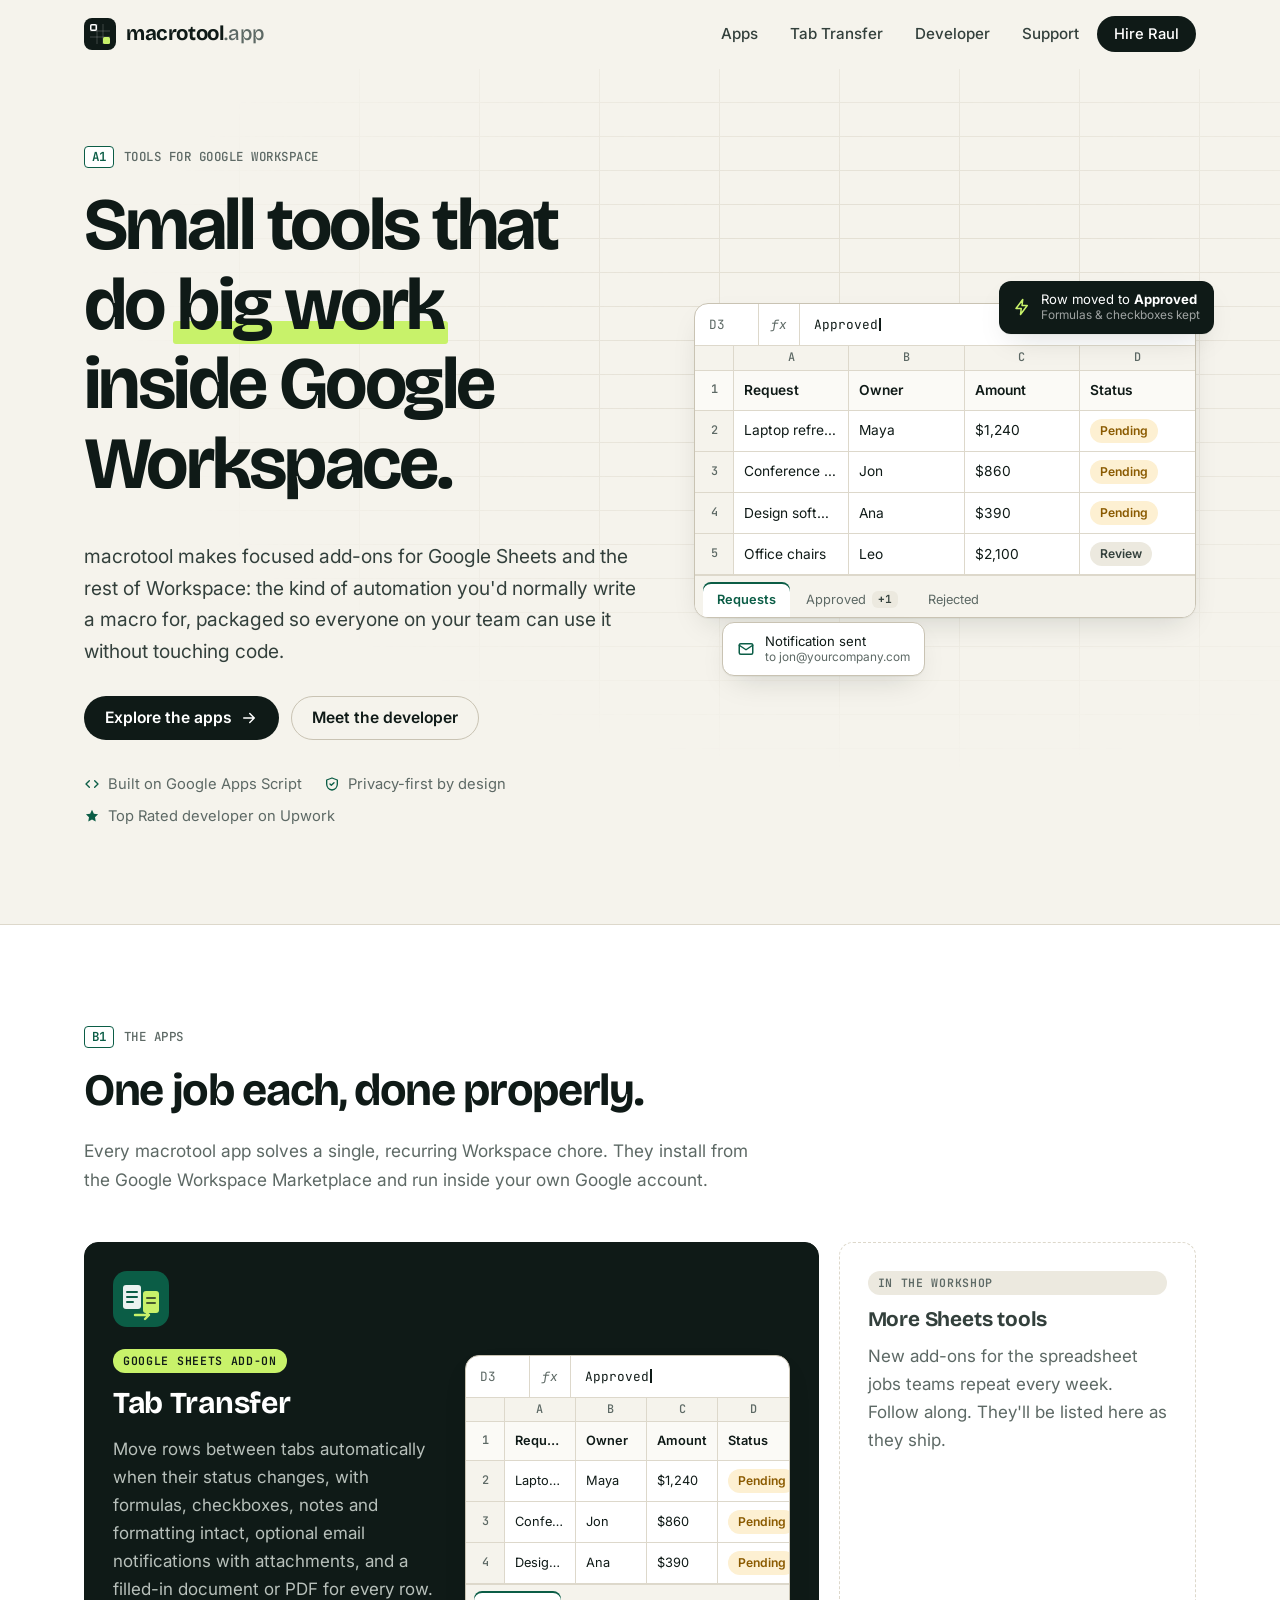
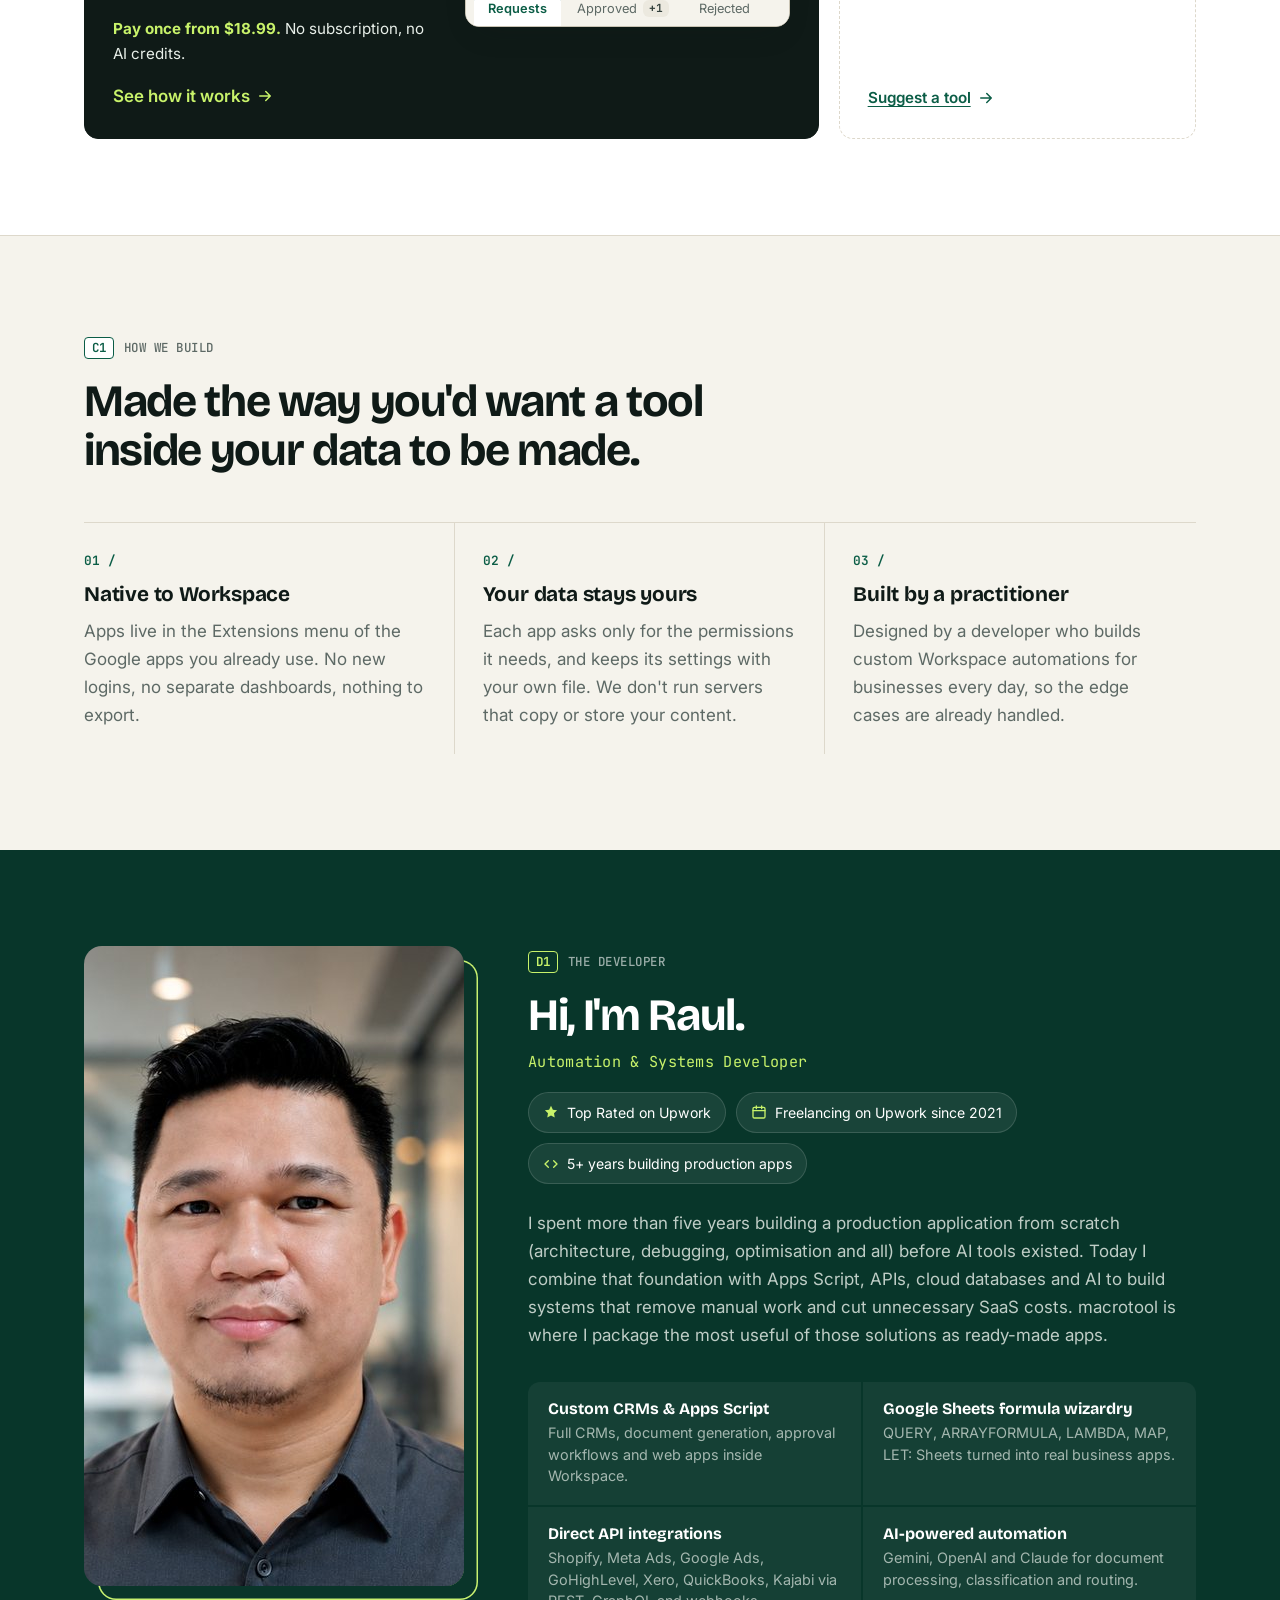
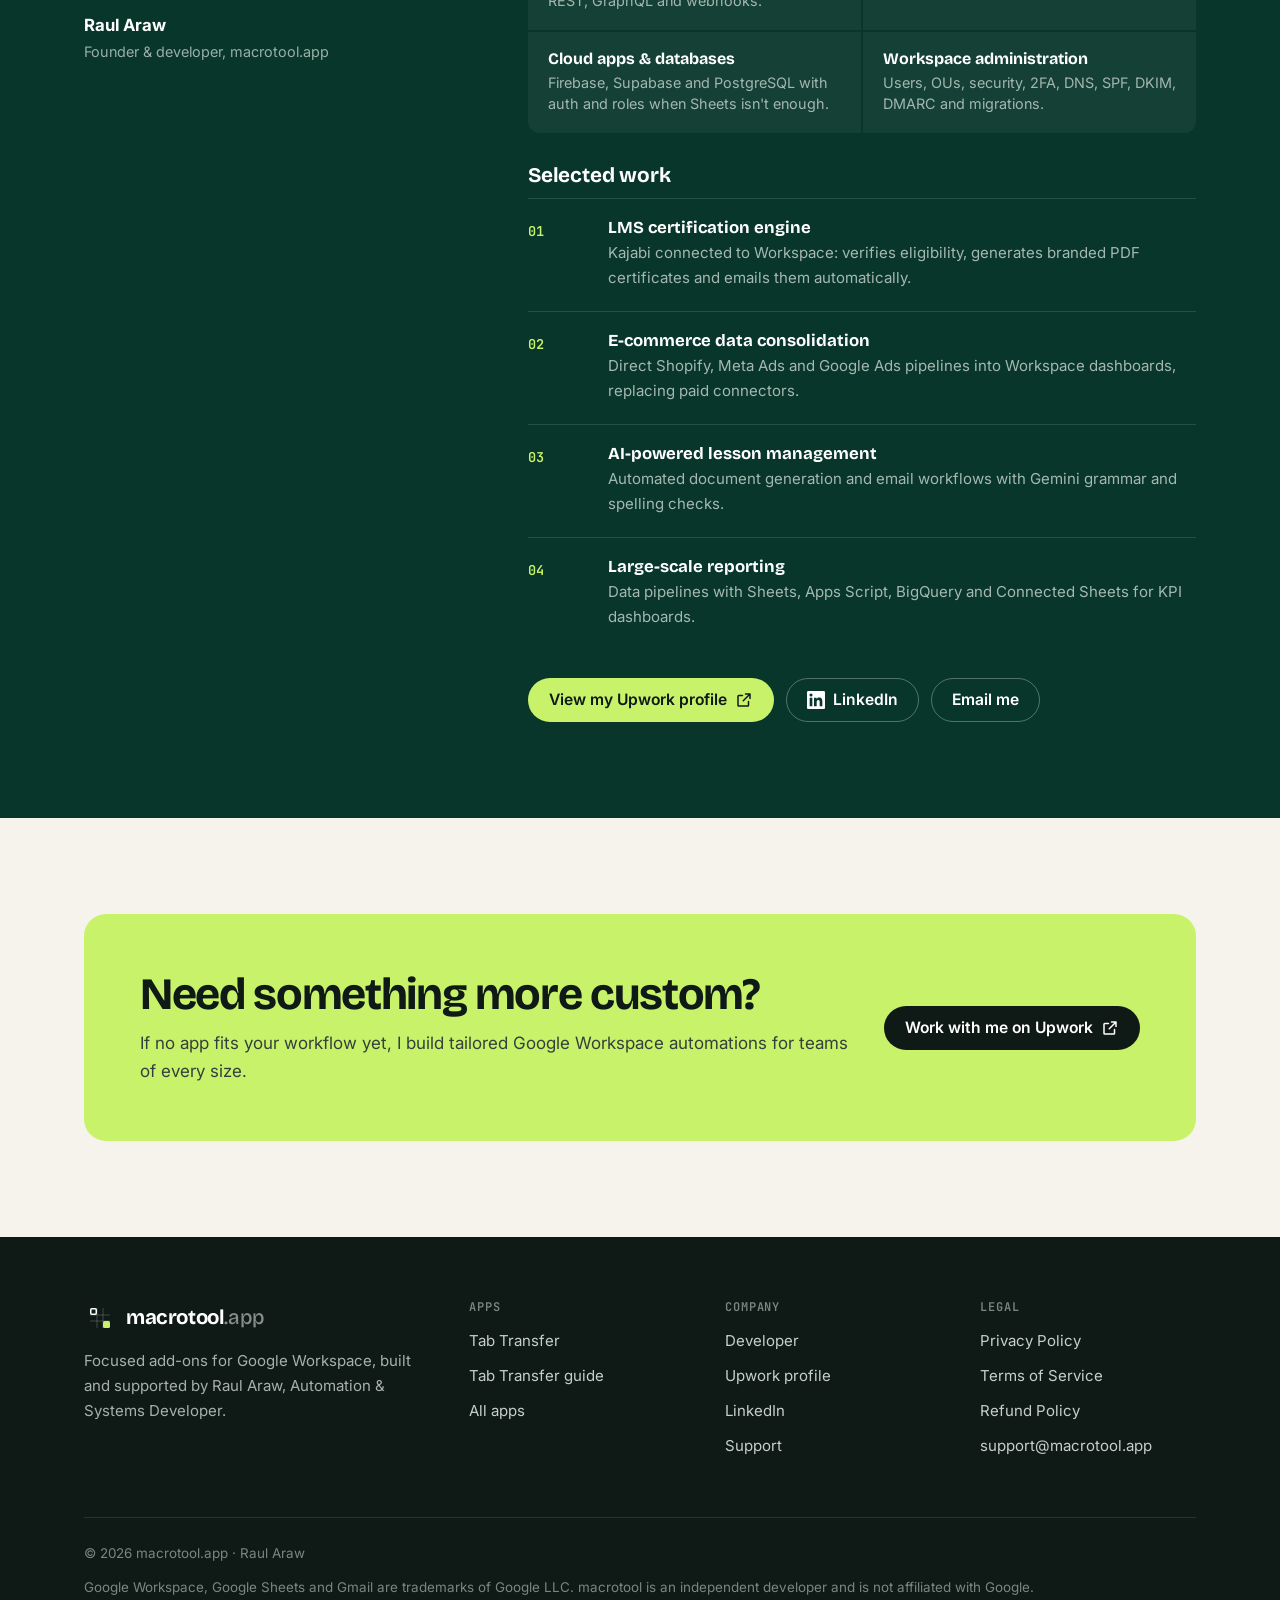
<file: index.html>
<!doctype html>
<html lang="en" class="no-js">
<head>
<meta charset="utf-8">
<meta name="viewport" content="width=device-width, initial-scale=1">
<title>macrotool | Small tools for Google Workspace</title>
<meta name="description" content="macrotool builds focused Google Workspace add-ons, starting with Tab Transfer for Google Sheets. Made by Raul Araw, Top Rated Automation & Systems Developer.">
<link rel="canonical" href="https://macrotool.app/">
<meta property="og:type" content="website">
<meta property="og:site_name" content="macrotool">
<meta property="og:title" content="macrotool | Small tools for Google Workspace">
<meta property="og:description" content="macrotool builds focused Google Workspace add-ons, starting with Tab Transfer for Google Sheets. Made by Raul Araw, Top Rated Automation & Systems Developer.">
<meta property="og:url" content="https://macrotool.app/">
<meta property="og:image" content="https://macrotool.app/assets/img/og-image.png">
<meta name="twitter:card" content="summary_large_image">
<meta name="theme-color" content="#f5f3ec">
<link rel="icon" href="favicon.svg" type="image/svg+xml">
<link rel="apple-touch-icon" href="assets/img/apple-touch-icon.png">
<link rel="preconnect" href="https://fonts.googleapis.com">
<link rel="preconnect" href="https://fonts.gstatic.com" crossorigin>
<link href="https://fonts.googleapis.com/css2?family=Bricolage+Grotesque:opsz,wght@12..96,500;12..96,600;12..96,700&family=Inter:wght@400;500;600;700&family=JetBrains+Mono:wght@400;500;600&display=swap" rel="stylesheet">
<link rel="stylesheet" href="assets/css/style.css">
<script>document.documentElement.classList.remove('no-js')</script>
</head>
<body>
<a class="skip" href="#main">Skip to content</a>
<header class="site-header">
  <nav class="wrap nav" aria-label="Main">
    <a class="brand" href="index.html" aria-label="macrotool home"><svg viewBox="0 0 32 32" aria-hidden="true"><rect width="32" height="32" rx="8" fill="#0f1a17"/><path d="M6 13h20M6 19h20M13 6v20M19 6v20" stroke="#fff" stroke-opacity=".2" stroke-width="1"/><rect x="6.75" y="6.75" width="5.5" height="5.5" rx="1" fill="none" stroke="#fff" stroke-width="1.5"/><rect x="19" y="19" width="7" height="7" rx="1.5" fill="#c8f26a"/></svg><span>macrotool<span class="tld">.app</span></span></a>
    <button class="nav-toggle" aria-label="Open menu" aria-expanded="false" aria-controls="nav-links"><svg viewBox="0 0 24 24" fill="none" stroke="currentColor" stroke-width="2" stroke-linecap="round" aria-hidden="true"><path d="M4 7h16M4 12h16M4 17h16"/></svg></button>
    <ul class="nav-links" id="nav-links"><li><a href="index.html#apps">Apps</a></li><li><a href="apps/tab-transfer/">Tab Transfer</a></li><li><a href="index.html#developer">Developer</a></li><li><a href="support/">Support</a></li><li><a class="btn btn-primary" href="https://www.upwork.com/freelancers/~010acf1b6183b365bc?mp_source=share" target="_blank" rel="noopener">Hire Raul</a></li></ul>
  </nav>
</header>
<main id="main">

<section class="hero">
  <div class="grid-bg"></div>
  <div class="wrap hero-inner">
    <div>
      <div class="cellref"><b>A1</b> Tools for Google Workspace</div>
      <h1>Small tools that do <span class="hl">big work</span> inside Google Workspace.</h1>
      <p class="lede">macrotool makes focused add-ons for Google Sheets and the rest of Workspace: the kind of automation you'd normally write a macro for, packaged so everyone on your team can use it without touching code.</p>
      <div class="hero-actions">
        <a class="btn btn-primary" href="#apps">Explore the apps <svg viewBox="0 0 24 24" fill="none" stroke="currentColor" stroke-width="2" stroke-linecap="round" stroke-linejoin="round" aria-hidden="true"><path d="M5 12h14M13 6l6 6-6 6"/></svg></a>
        <a class="btn btn-ghost" href="#developer">Meet the developer</a>
      </div>
      <div class="hero-meta">
        <span><svg viewBox="0 0 24 24" fill="none" stroke="currentColor" stroke-width="2" stroke-linecap="round" stroke-linejoin="round" aria-hidden="true"><path d="M8 7l-5 5 5 5M16 7l5 5-5 5"/></svg> Built on Google Apps Script</span>
        <span><svg viewBox="0 0 24 24" fill="none" stroke="currentColor" stroke-width="2" stroke-linecap="round" stroke-linejoin="round" aria-hidden="true"><path d="M12 3l8 3v6c0 4.5-3.4 8.3-8 9-4.6-.7-8-4.5-8-9V6l8-3z"/><path d="M9 12l2 2 4-4"/></svg> Privacy-first by design</span>
        <span><svg viewBox="0 0 24 24" fill="currentColor" aria-hidden="true"><path d="M12 2.8l2.8 5.8 6.3.9-4.6 4.4 1.1 6.3L12 17.2l-5.6 3 1.1-6.3L2.9 9.5l6.3-.9z"/></svg> Top Rated developer on Upwork</span>
      </div>
    </div>
    <div class="mock-wrap reveal">
      <div class="chip chip-a"><svg viewBox="0 0 24 24" fill="none" stroke="currentColor" stroke-width="2" stroke-linecap="round" stroke-linejoin="round" aria-hidden="true"><path d="M13 2L4 14h7l-1 8 9-12h-7z"/></svg><div>Row moved to <b>Approved</b><small>Formulas &amp; checkboxes kept</small></div></div>
      <div class="sheet demo play" role="img" aria-label="Animation: a row whose status changes to Approved moves from the Requests tab to the Approved tab">
  <div class="sheet-bar"><span class="ref">D3</span><span class="fx">fx</span><span class="formula">Approved<span class="caret"></span></span></div>
  <table>
    <thead><tr><th></th><th>A</th><th>B</th><th>C</th><th>D</th></tr></thead>
    <tbody>
      <tr class="head"><td>1</td><td>Request</td><td>Owner</td><td>Amount</td><td>Status</td></tr>
      <tr><td>2</td><td>Laptop refresh</td><td>Maya</td><td>$1,240</td><td><span class="pill wait">Pending</span></td></tr>
      <tr class="mover"><td>3</td><td>Conference trip</td><td>Jon</td><td>$860</td><td><span class="swap"><span class="pill wait status-a">Pending</span><span class="pill go status-b">Approved</span></span></td></tr>
      <tr><td>4</td><td>Design software</td><td>Ana</td><td>$390</td><td><span class="pill wait">Pending</span></td></tr>
      <tr><td>5</td><td>Office chairs</td><td>Leo</td><td>$2,100</td><td><span class="pill neutral">Review</span></td></tr>
    </tbody>
  </table>
  <div class="sheet-tabs"><span class="active">Requests</span><span>Approved <span class="count count-done">+1</span></span><span>Rejected</span></div>
</div>
      <div class="chip chip-b"><svg viewBox="0 0 24 24" fill="none" stroke="currentColor" stroke-width="2" stroke-linecap="round" stroke-linejoin="round" aria-hidden="true"><rect x="3" y="5" width="18" height="14" rx="2"/><path d="M3 7l9 6 9-6"/></svg><div>Notification sent<small>to jon@yourcompany.com</small></div></div>
    </div>
  </div>
</section>

<section class="section band" id="apps">
  <div class="wrap">
    <div class="section-head reveal">
      <div class="cellref"><b>B1</b> The apps</div>
      <h2>One job each, done properly.</h2>
      <p>Every macrotool app solves a single, recurring Workspace chore. They install from the Google Workspace Marketplace and run inside your own Google account.</p>
    </div>
    <div class="apps-grid">
      <a class="app-card featured reveal" href="apps/tab-transfer/">
        <div>
          <span class="app-icon"><svg viewBox="0 0 56 56" aria-hidden="true"><rect width="56" height="56" rx="14" fill="#0b5d46"/><rect x="10" y="14" width="18" height="24" rx="3" fill="#fff" fill-opacity=".92"/><path d="M14 21h10M14 26h10M14 31h6" stroke="#0b5d46" stroke-width="2" stroke-linecap="round"/><rect x="30" y="20" width="16" height="22" rx="3" fill="#c8f26a"/><path d="M34 27h8M34 32h8" stroke="#0f1a17" stroke-width="2" stroke-linecap="round" stroke-opacity=".7"/><path d="M22 44h14m-4-4 4 4-4 4" stroke="#c8f26a" stroke-width="2.4" fill="none" stroke-linecap="round" stroke-linejoin="round"/></svg></span>
          <span class="app-tag live">Google Sheets add-on</span>
          <h3>Tab Transfer</h3>
          <p>Move rows between tabs automatically when their status changes, with formulas, checkboxes, notes and formatting intact, optional email notifications with attachments, and a filled-in document or PDF for every row.</p>
          <p class="pay-line"><b>Pay once from $18.99.</b> No subscription, no AI credits.</p>
          <span class="more">See how it works <svg viewBox="0 0 24 24" fill="none" stroke="currentColor" stroke-width="2" stroke-linecap="round" stroke-linejoin="round" aria-hidden="true"><path d="M5 12h14M13 6l6 6-6 6"/></svg></span>
        </div>
        <div aria-hidden="true"><div class="sheet demo play" role="presentation" aria-label="Animation: a row whose status changes to Approved moves from the Requests tab to the Approved tab">
  <div class="sheet-bar"><span class="ref">D3</span><span class="fx">fx</span><span class="formula">Approved<span class="caret"></span></span></div>
  <table>
    <thead><tr><th></th><th>A</th><th>B</th><th>C</th><th>D</th></tr></thead>
    <tbody>
      <tr class="head"><td>1</td><td>Request</td><td>Owner</td><td>Amount</td><td>Status</td></tr>
      <tr><td>2</td><td>Laptop refresh</td><td>Maya</td><td>$1,240</td><td><span class="pill wait">Pending</span></td></tr>
      <tr class="mover"><td>3</td><td>Conference trip</td><td>Jon</td><td>$860</td><td><span class="swap"><span class="pill wait status-a">Pending</span><span class="pill go status-b">Approved</span></span></td></tr>
      <tr><td>4</td><td>Design software</td><td>Ana</td><td>$390</td><td><span class="pill wait">Pending</span></td></tr>
      
    </tbody>
  </table>
  <div class="sheet-tabs"><span class="active">Requests</span><span>Approved <span class="count count-done">+1</span></span><span>Rejected</span></div>
</div></div>
      </a>
      <div class="app-card ghost reveal">
        <span class="app-tag soon">In the workshop</span>
        <h3>More Sheets tools</h3>
        <p>New add-ons for the spreadsheet jobs teams repeat every week. Follow along. They'll be listed here as they ship.</p>
        <a class="more" href="mailto:support@macrotool.app?subject=Tool%20idea">Suggest a tool <svg viewBox="0 0 24 24" fill="none" stroke="currentColor" stroke-width="2" stroke-linecap="round" stroke-linejoin="round" aria-hidden="true"><path d="M5 12h14M13 6l6 6-6 6"/></svg></a>
      </div>
    </div>
  </div>
</section>

<section class="section">
  <div class="wrap">
    <div class="section-head reveal">
      <div class="cellref"><b>C1</b> How we build</div>
      <h2>Made the way you'd want a tool inside your data to be made.</h2>
    </div>
    <div class="pillars">
      <div class="pillar reveal"><span class="num">01 /</span><h3>Native to Workspace</h3><p>Apps live in the Extensions menu of the Google apps you already use. No new logins, no separate dashboards, nothing to export.</p></div>
      <div class="pillar reveal"><span class="num">02 /</span><h3>Your data stays yours</h3><p>Each app asks only for the permissions it needs, and keeps its settings with your own file. We don't run servers that copy or store your content.</p></div>
      <div class="pillar reveal"><span class="num">03 /</span><h3>Built by a practitioner</h3><p>Designed by a developer who builds custom Workspace automations for businesses every day, so the edge cases are already handled.</p></div>
    </div>
  </div>
</section>

<section class="section dark on-dark" id="developer">
  <div class="wrap dev">
    <div class="dev-photo reveal">
      <img src="assets/img/raul-araw.jpg" width="640" height="640" alt="Portrait of Raul Araw, developer of macrotool">
      <div class="caption"><strong>Raul Araw</strong>Founder &amp; developer, macrotool.app</div>
    </div>
    <div class="reveal">
      <div class="cellref"><b>D1</b> The developer</div>
      <h2>Hi, I'm Raul.</h2>
      <div class="role">Automation &amp; Systems Developer</div>
      <div class="badge-row">
        <span class="badge"><svg viewBox="0 0 24 24" fill="currentColor" aria-hidden="true"><path d="M12 2.8l2.8 5.8 6.3.9-4.6 4.4 1.1 6.3L12 17.2l-5.6 3 1.1-6.3L2.9 9.5l6.3-.9z"/></svg> Top Rated on Upwork</span>
        <span class="badge"><svg viewBox="0 0 24 24" fill="none" stroke="currentColor" stroke-width="2" stroke-linecap="round" stroke-linejoin="round" aria-hidden="true"><rect x="3" y="5" width="18" height="16" rx="2"/><path d="M3 10h18M8 3v4M16 3v4"/></svg> Freelancing on Upwork since 2021</span>
        <span class="badge"><svg viewBox="0 0 24 24" fill="none" stroke="currentColor" stroke-width="2" stroke-linecap="round" stroke-linejoin="round" aria-hidden="true"><path d="M8 7l-5 5 5 5M16 7l5 5-5 5"/></svg> 5+ years building production apps</span>
      </div>
      <p class="bio">I spent more than five years building a production application from scratch (architecture, debugging, optimisation and all) before AI tools existed. Today I combine that foundation with Apps Script, APIs, cloud databases and AI to build systems that remove manual work and cut unnecessary SaaS costs. macrotool is where I package the most useful of those solutions as ready-made apps.</p>
      <div class="skills">
        <div class="skill"><h4>Custom CRMs &amp; Apps Script</h4><p>Full CRMs, document generation, approval workflows and web apps inside Workspace.</p></div>
        <div class="skill"><h4>Google Sheets formula wizardry</h4><p>QUERY, ARRAYFORMULA, LAMBDA, MAP, LET: Sheets turned into real business apps.</p></div>
        <div class="skill"><h4>Direct API integrations</h4><p>Shopify, Meta Ads, Google Ads, GoHighLevel, Xero, QuickBooks, Kajabi via REST, GraphQL and webhooks.</p></div>
        <div class="skill"><h4>AI-powered automation</h4><p>Gemini, OpenAI and Claude for document processing, classification and routing.</p></div>
        <div class="skill"><h4>Cloud apps &amp; databases</h4><p>Firebase, Supabase and PostgreSQL with auth and roles when Sheets isn't enough.</p></div>
        <div class="skill"><h4>Workspace administration</h4><p>Users, OUs, security, 2FA, DNS, SPF, DKIM, DMARC and migrations.</p></div>
      </div>
      <h3 style="margin-top:8px">Selected work</h3>
      <ul class="work">
        <li><div><h4>LMS certification engine</h4><p>Kajabi connected to Workspace: verifies eligibility, generates branded PDF certificates and emails them automatically.</p></div></li>
        <li><div><h4>E-commerce data consolidation</h4><p>Direct Shopify, Meta Ads and Google Ads pipelines into Workspace dashboards, replacing paid connectors.</p></div></li>
        <li><div><h4>AI-powered lesson management</h4><p>Automated document generation and email workflows with Gemini grammar and spelling checks.</p></div></li>
        <li><div><h4>Large-scale reporting</h4><p>Data pipelines with Sheets, Apps Script, BigQuery and Connected Sheets for KPI dashboards.</p></div></li>
      </ul>
      <div class="hero-actions">
        <a class="btn btn-lime" href="https://www.upwork.com/freelancers/~010acf1b6183b365bc?mp_source=share" target="_blank" rel="noopener">View my Upwork profile <svg viewBox="0 0 24 24" fill="none" stroke="currentColor" stroke-width="2" stroke-linecap="round" stroke-linejoin="round" aria-hidden="true"><path d="M14 4h6v6M20 4l-9 9M18 14v5a1 1 0 0 1-1 1H5a1 1 0 0 1-1-1V7a1 1 0 0 1 1-1h5"/></svg></a>
        <a class="btn btn-ghost-light" href="https://www.linkedin.com/in/raularaw/" target="_blank" rel="noopener me"><svg viewBox="0 0 24 24" fill="currentColor" aria-hidden="true" style="width:18px;height:18px"><path d="M20.45 20.45h-3.56v-5.57c0-1.33-.02-3.04-1.85-3.04-1.85 0-2.14 1.45-2.14 2.94v5.67H9.34V9h3.42v1.56h.05c.48-.9 1.64-1.85 3.37-1.85 3.6 0 4.27 2.37 4.27 5.46v6.28zM5.34 7.43a2.06 2.06 0 1 1 0-4.13 2.06 2.06 0 0 1 0 4.13zM7.12 20.45H3.56V9h3.56v11.45zM22.22 0H1.77C.79 0 0 .77 0 1.73v20.54C0 23.23.79 24 1.77 24h20.45c.98 0 1.78-.77 1.78-1.73V1.73C24 .77 23.2 0 22.22 0z"/></svg> LinkedIn</a>
        <a class="btn btn-ghost-light" href="mailto:support@macrotool.app">Email me</a>
      </div>
    </div>
  </div>
</section>

<section class="section">
  <div class="wrap">
    <div class="cta reveal">
      <div><h2>Need something more custom?</h2><p>If no app fits your workflow yet, I build tailored Google Workspace automations for teams of every size.</p></div>
      <a class="btn btn-primary" href="https://www.upwork.com/freelancers/~010acf1b6183b365bc?mp_source=share" target="_blank" rel="noopener">Work with me on Upwork <svg viewBox="0 0 24 24" fill="none" stroke="currentColor" stroke-width="2" stroke-linecap="round" stroke-linejoin="round" aria-hidden="true"><path d="M14 4h6v6M20 4l-9 9M18 14v5a1 1 0 0 1-1 1H5a1 1 0 0 1-1-1V7a1 1 0 0 1 1-1h5"/></svg></a>
    </div>
  </div>
</section>

<script type="application/ld+json">
{"@context":"https://schema.org","@graph":[
{"@type":"Organization","name":"macrotool","url":"https://macrotool.app/","logo":"https://macrotool.app/favicon.svg","email":"support@macrotool.app","founder":{"@id":"https://macrotool.app/#raul"}},
{"@type":"Person","@id":"https://macrotool.app/#raul","name":"Raul Araw","jobTitle":"Automation & Systems Developer","image":"https://macrotool.app/assets/img/raul-araw.jpg","sameAs":["https://www.upwork.com/freelancers/~010acf1b6183b365bc","https://www.linkedin.com/in/raularaw/"]}
]}
</script>
</main>
<footer class="site-footer">
  <div class="wrap">
    <div class="foot-grid">
      <div>
        <a class="brand" href="index.html"><svg viewBox="0 0 32 32" aria-hidden="true"><rect width="32" height="32" rx="8" fill="#0f1a17"/><path d="M6 13h20M6 19h20M13 6v20M19 6v20" stroke="#fff" stroke-opacity=".2" stroke-width="1"/><rect x="6.75" y="6.75" width="5.5" height="5.5" rx="1" fill="none" stroke="#fff" stroke-width="1.5"/><rect x="19" y="19" width="7" height="7" rx="1.5" fill="#c8f26a"/></svg><span>macrotool<span class="tld">.app</span></span></a>
        <p style="max-width:30em">Focused add-ons for Google Workspace, built and supported by Raul Araw, Automation &amp; Systems Developer.</p>
      </div>
      <div><h4>Apps</h4><ul><li><a href="apps/tab-transfer/">Tab Transfer</a></li><li><a href="apps/tab-transfer/help/">Tab Transfer guide</a></li><li><a href="index.html#apps">All apps</a></li></ul></div>
      <div><h4>Company</h4><ul><li><a href="index.html#developer">Developer</a></li><li><a href="https://www.upwork.com/freelancers/~010acf1b6183b365bc?mp_source=share" target="_blank" rel="noopener">Upwork profile</a></li><li><a href="https://www.linkedin.com/in/raularaw/" target="_blank" rel="noopener me">LinkedIn</a></li><li><a href="support/">Support</a></li></ul></div>
      <div><h4>Legal</h4><ul><li><a href="privacy/">Privacy Policy</a></li><li><a href="terms/">Terms of Service</a></li><li><a href="refunds/">Refund Policy</a></li><li><a href="mailto:support@macrotool.app">support@macrotool.app</a></li></ul></div>
    </div>
    <div class="foot-bottom"><span>&copy; <span data-year>2026</span> macrotool.app &middot; Raul Araw</span><span>Google Workspace, Google Sheets and Gmail are trademarks of Google LLC. macrotool is an independent developer and is not affiliated with Google.</span></div>
  </div>
</footer>
<script src="assets/js/main.js" defer></script>
</body>
</html>
</file>
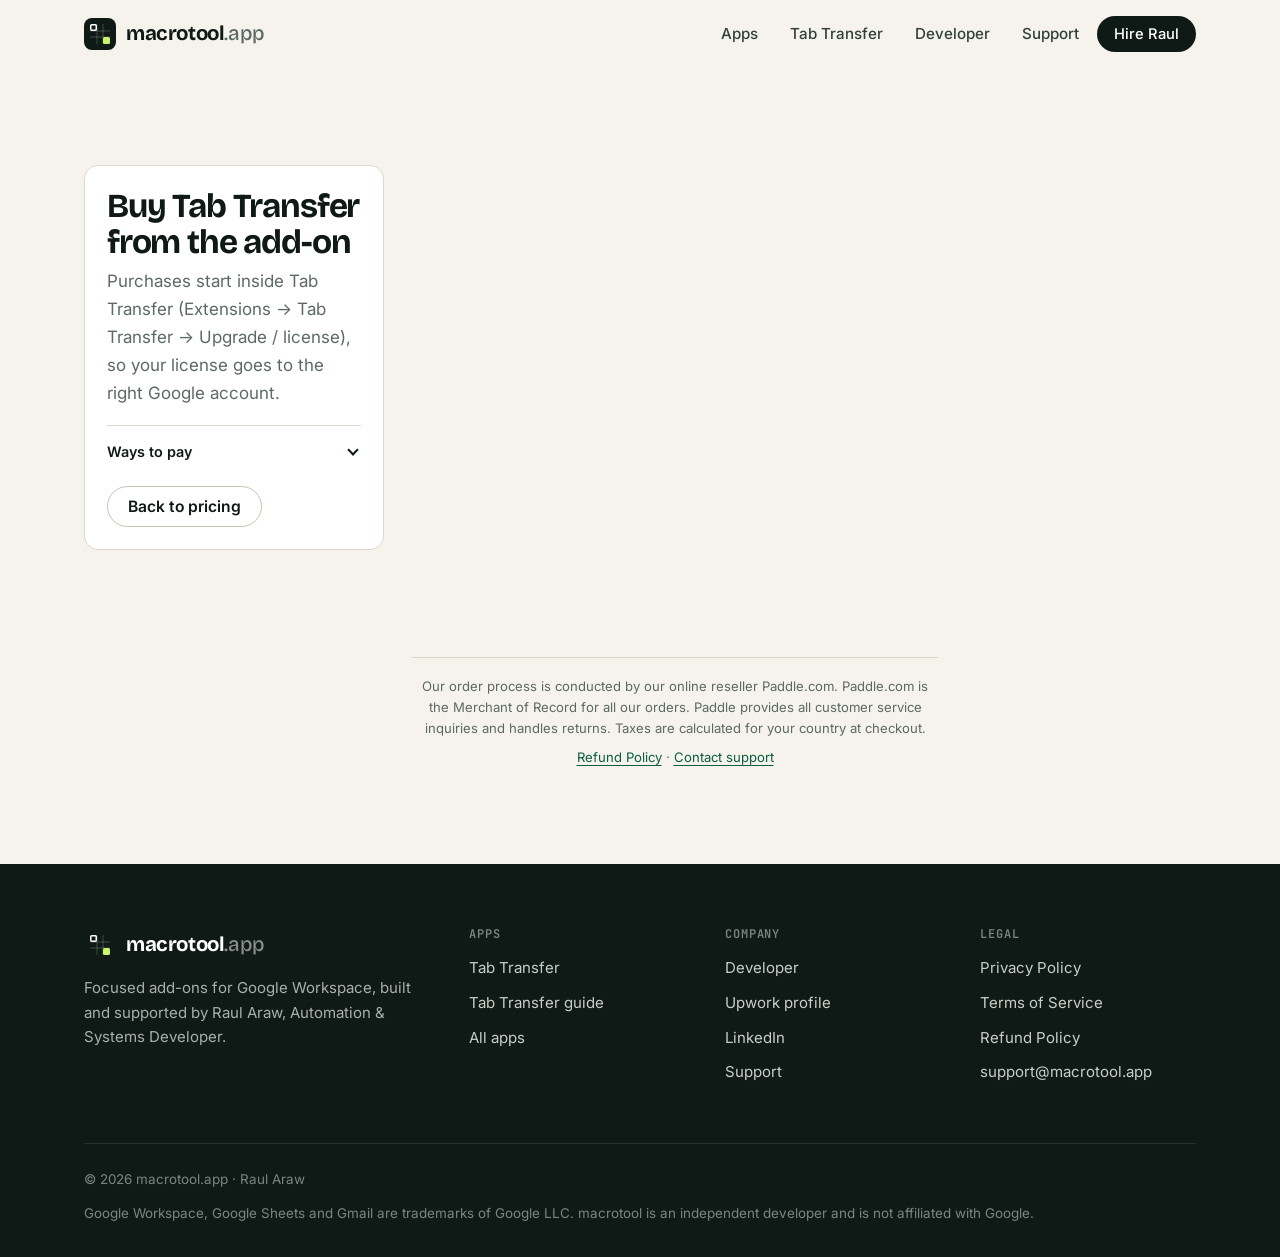
<file: checkout/index.html>
<!doctype html>
<html lang="en" class="no-js">
<head>
<meta charset="utf-8">
<meta name="viewport" content="width=device-width, initial-scale=1">
<title>Checkout | macrotool</title>
<meta name="description" content="Secure checkout for macrotool add-ons, provided by Paddle.">
<meta name="robots" content="noindex">
<link rel="canonical" href="https://macrotool.app/checkout/">
<meta property="og:type" content="website">
<meta property="og:site_name" content="macrotool">
<meta property="og:title" content="Checkout">
<meta property="og:description" content="Secure checkout for macrotool add-ons, provided by Paddle.">
<meta property="og:url" content="https://macrotool.app/checkout/">
<meta property="og:image" content="https://macrotool.app/assets/img/og-image.png">
<meta name="twitter:card" content="summary_large_image">
<meta name="theme-color" content="#f5f3ec">
<link rel="icon" href="../favicon.svg" type="image/svg+xml">
<link rel="apple-touch-icon" href="../assets/img/apple-touch-icon.png">
<link rel="preconnect" href="https://fonts.googleapis.com">
<link rel="preconnect" href="https://fonts.gstatic.com" crossorigin>
<link href="https://fonts.googleapis.com/css2?family=Bricolage+Grotesque:opsz,wght@12..96,500;12..96,600;12..96,700&family=Inter:wght@400;500;600;700&family=JetBrains+Mono:wght@400;500;600&display=swap" rel="stylesheet">
<link rel="stylesheet" href="../assets/css/style.css">
<script>document.documentElement.classList.remove('no-js')</script>
</head>
<body>
<a class="skip" href="#main">Skip to content</a>
<header class="site-header">
  <nav class="wrap nav" aria-label="Main">
    <a class="brand" href="../index.html" aria-label="macrotool home"><svg viewBox="0 0 32 32" aria-hidden="true"><rect width="32" height="32" rx="8" fill="#0f1a17"/><path d="M6 13h20M6 19h20M13 6v20M19 6v20" stroke="#fff" stroke-opacity=".2" stroke-width="1"/><rect x="6.75" y="6.75" width="5.5" height="5.5" rx="1" fill="none" stroke="#fff" stroke-width="1.5"/><rect x="19" y="19" width="7" height="7" rx="1.5" fill="#c8f26a"/></svg><span>macrotool<span class="tld">.app</span></span></a>
    <button class="nav-toggle" aria-label="Open menu" aria-expanded="false" aria-controls="nav-links"><svg viewBox="0 0 24 24" fill="none" stroke="currentColor" stroke-width="2" stroke-linecap="round" aria-hidden="true"><path d="M4 7h16M4 12h16M4 17h16"/></svg></button>
    <ul class="nav-links" id="nav-links"><li><a href="../index.html#apps">Apps</a></li><li><a href="../apps/tab-transfer/">Tab Transfer</a></li><li><a href="../index.html#developer">Developer</a></li><li><a href="../support/">Support</a></li><li><a class="btn btn-primary" href="https://www.upwork.com/freelancers/~010acf1b6183b365bc?mp_source=share" target="_blank" rel="noopener">Hire Raul</a></li></ul>
  </nav>
</header>
<main id="main">
<style>
  .co { display: grid; grid-template-columns: 300px minmax(0, 1fr) 230px; gap: 28px; align-items: start; }
  .co-card { background: var(--surface); border: 1px solid var(--line); border-radius: var(--radius); padding: 22px; }
  .co h1 { font-size: clamp(1.6rem, 3vw, 2.1rem); margin: 0 0 6px; }
  .co-sum dl { margin: 18px 0 0; display: grid; grid-template-columns: 1fr auto; gap: 8px 0; font-size: .95rem; }
  .co-sum dd { padding-left: 12px; }
  .co-sum dt { color: var(--muted); }
  .co-sum dd { margin: 0; text-align: right; font-variant-numeric: tabular-nums; }
  .co-sum .total { font-weight: 700; color: var(--ink); border-top: 1px solid var(--line); padding-top: 10px; }
  .co-item { margin-top: 14px; font-weight: 600; }
  .co-item small { display: block; font-weight: 400; color: var(--muted); }
  .co-frame { min-height: 460px; }
  .co-msg { color: var(--muted); }
  .co-qr { text-align: center; }
  .co-qr h2 { font-size: 1.05rem; margin: 0 0 4px; }
  .co-qr p { color: var(--muted); font-size: .88rem; margin: 0 0 14px; }
  .co-qr #qr { display: inline-block; padding: 10px; background: #fff; border-radius: 10px; border: 1px solid var(--line); }
  .co-qr #qr img, .co-qr #qr canvas { display: block; }
  .co-pm { margin-top: 18px; border-top: 1px solid var(--line); padding-top: 14px; font-size: .9rem; }
  .co-pm summary { cursor: pointer; font-weight: 600; color: var(--ink); list-style: none; display: flex; justify-content: space-between; align-items: center; }
  .co-pm summary::-webkit-details-marker { display: none; }
  .co-pm summary::after { content: ""; width: 8px; height: 8px; border-right: 2px solid currentColor; border-bottom: 2px solid currentColor; transform: rotate(45deg); margin: -4px 4px 0 0; transition: transform .15s; }
  .co-pm[open] summary::after { transform: rotate(-135deg); margin-top: 4px; }
  .co-pm ul { list-style: none; margin: 10px 0 0; padding: 0; display: grid; gap: 7px; }
  .co-pm li { display: flex; justify-content: space-between; gap: 10px; }
  .co-pm li span { white-space: nowrap; }
  .co-pm li small { color: var(--muted); text-align: right; }
  .co-pm li.ok span::before { content: "✓ "; color: var(--green); font-weight: 700; }
  .co-pm li.no { color: var(--muted); }
  .co-pm h3 { font-size: .8rem; text-transform: uppercase; letter-spacing: .04em; color: var(--muted); margin: 14px 0 0; }
  .co-pm p { color: var(--muted); font-size: .82rem; margin: 12px 0 0; }
  .co-fine { grid-column: 2; margin: 4px 0 0; padding: 18px 8px 0; border-top: 1px solid var(--line); text-align: center; color: var(--muted); font-size: .82rem; line-height: 1.6; }
  .co-fine p { margin: 0; }
  .co-fine p + p { margin-top: 8px; }
  @media (max-width: 1100px) { .co { grid-template-columns: 280px minmax(0, 1fr); } .co-qr { display: none; } }
  @media (max-width: 760px) { .co-fine { grid-column: auto; } }
  @media (max-width: 760px) { .co { grid-template-columns: 1fr; } }
</style>
<section class="section">
  <div class="wrap">
    <div class="co">
      <div class="co-card co-sum" aria-live="polite">
        <h1 id="t-title">Checkout</h1>
        <p id="t-text" class="co-msg">Loading secure checkout…</p>
        <div id="sum" hidden>
          <div class="co-item"><span id="s-name"></span><small id="s-price"></small></div>
          <dl>
            <dt>Subtotal</dt><dd id="s-sub"></dd>
            <dt>Tax</dt><dd id="s-tax"></dd>
            <dt class="total">Total today</dt><dd class="total" id="s-total"></dd>
          </dl>
        </div>
        <details class="co-pm" id="pm">
          <summary>Ways to pay</summary>
          <h3>Available for you</h3>
          <ul id="pm-ok"></ul>
          <h3 id="pm-no-h">Other countries and devices</h3>
          <ul id="pm-no"></ul>
          <p>The checkout only shows the ways to pay that work for your country and device. Change the country in the checkout to see others.</p>
        </details>
        <div class="hero-actions" style="margin-top:22px">
          <a class="btn btn-ghost" href="../apps/tab-transfer/#pricing">Back to pricing</a>
        </div>
      </div>
      <div class="co-frame checkout-frame"></div>
      <div class="co-card co-qr" id="qr-card" hidden>
        <h2>Pay on your phone</h2>
        <p>Scan to finish this purchase on your phone with Apple Pay, Google Pay, PayPal or a card.</p>
        <div id="qr" aria-label="QR code that opens this checkout on your phone"></div>
      </div>
      <div class="co-fine">
        <p>Our order process is conducted by our online reseller Paddle.com. Paddle.com is the Merchant of Record for all our orders. Paddle provides all customer service inquiries and handles returns. Taxes are calculated for your country at checkout.</p>
        <p><a href="../refunds/">Refund Policy</a> &middot; <a href="../support/">Contact support</a></p>
      </div>
    </div>
  </div>
</section>
<script src="../assets/js/qrcode.min.js"></script>
<script src="https://cdn.paddle.com/paddle/v2/paddle.js"></script>
<script>
(function () {
  // Public Paddle.js client-side tokens (safe to publish; they can only open checkouts).
  var TOKENS = { live: 'live_4203a94ff4bc2932bb79953df84', sandbox: 'test_83ecf8a1891cf4d5f1069af11ee' };
  var THANKS = '../apps/tab-transfer/thanks/';
  var fullUrl = location.href;                       // the QR opens this same checkout on a phone
  var q = new URLSearchParams(location.search);
  var txn = q.get('_ptxn') || '';
  var env = q.get('env') === 'sandbox' ? 'sandbox' : 'live';
  var $ = function (id) { return document.getElementById(id); };
  function say(t, m) { $('t-title').textContent = t; $('t-text').textContent = m; $('t-text').hidden = !m; }

  if (!/^txn_[a-z0-9]{10,40}$/.test(txn)) {
    say('Buy Tab Transfer from the add-on', 'Purchases start inside Tab Transfer (Extensions → Tab Transfer → Upgrade / license), so your license goes to the right Google account.');
    return;
  }
  if (!window.Paddle || !TOKENS[env]) {
    say('Checkout could not load', 'Please try again in a minute, or email support@macrotool.app.');
    return;
  }

  // Phone QR (shown on wide screens only; on a phone you are already there).
  try {
    if (window.QRCode) {
      new QRCode($('qr'), { text: fullUrl, width: 176, height: 176, correctLevel: QRCode.CorrectLevel.M });
      $('qr-card').hidden = false;
    }
  } catch (e) { /* the QR is optional */ }

  // Open the checkout ourselves (inline, beside the summary), so remove _ptxn to stop Paddle's auto-open.
  q.delete('_ptxn');
  try { history.replaceState(null, '', location.pathname + (q.toString() ? '?' + q : '')); } catch (e) {}

  function money(v, cur) {
    var n = Number(v);
    if (!isFinite(n)) return '';
    try { return new Intl.NumberFormat('en-US', { style: 'currency', currency: cur || 'USD' }).format(n); }
    catch (e) { return (cur || '') + ' ' + n.toFixed(2); }
  }
  function summary(d) {
    if (!d) return;
    var cur = d.currency_code;
    var item = (d.items || [])[0] || {};
    var t = d.totals || {};
    $('s-name').textContent = (item.product && item.product.name) || 'Tab Transfer';
    $('s-price').textContent = item.price_name || 'One-time license';
    $('s-sub').textContent = money(t.subtotal, cur);
    $('s-tax').textContent = money(t.tax, cur);
    $('s-total').textContent = money(t.total, cur);
    $('sum').hidden = false;
  }

  // "Ways to pay": every payment method switched on in Paddle, split by what works for this buyer.
  var ua = navigator.userAgent || '';
  var isAndroid = /Android/i.test(ua);
  var isChrome = /Chrome\//.test(ua) && !/Edg\/|OPR\/|SamsungBrowser/.test(ua) && !/iPhone|iPad/.test(ua);
  var hasApplePay = !!(window.ApplePaySession && (function () { try { return ApplePaySession.canMakePayments(); } catch (e) { return false; } })());
  var METHODS = [
    { name: 'Credit or debit card', where: 'All countries', ok: function () { return true; } },
    { name: 'PayPal', where: 'Most countries', ok: function () { return true; } },
    { name: 'Google Pay', where: 'Chrome or Android', ok: function (cc) { return (isChrome || isAndroid) && cc !== 'IN' && cc !== 'TR'; } },
    { name: 'Apple Pay', where: 'Safari on iPhone, iPad or Mac', ok: function () { return hasApplePay; } },
    { name: 'iDEAL', where: 'Netherlands', ok: function (cc) { return cc === 'NL'; } },
    { name: 'Bancontact', where: 'Belgium', ok: function (cc) { return cc === 'BE'; } },
    { name: 'BLIK', where: 'Poland', ok: function (cc) { return cc === 'PL'; } },
    { name: 'MB WAY', where: 'Portugal', ok: function (cc) { return cc === 'PT'; } }
  ];
  var lastCc = null;
  function methods(cc) {
    cc = String(cc || '').toUpperCase();
    if (cc === lastCc) return;
    lastCc = cc;
    var ok = $('pm-ok'), no = $('pm-no');
    ok.textContent = ''; no.textContent = '';
    METHODS.forEach(function (m) {
      var li = document.createElement('li');
      var name = document.createElement('span'); name.textContent = m.name;
      var where = document.createElement('small'); where.textContent = m.where;
      li.appendChild(name); li.appendChild(where);
      var yes = m.ok(cc);
      li.className = yes ? 'ok' : 'no';
      (yes ? ok : no).appendChild(li);
    });
    $('pm-no-h').hidden = !no.children.length;
  }
  methods('');

  if (env === 'sandbox') Paddle.Environment.set('sandbox');
  Paddle.Initialize({
    token: TOKENS[env],
    eventCallback: function (ev) {
      if (!ev || !ev.name) return;
      if (ev.name === 'checkout.loaded' || ev.name === 'checkout.updated' || ev.name === 'checkout.customer.updated') {
        say('Checkout', '');
        summary(ev.data);
        var addr = ev.data && ev.data.customer && ev.data.customer.address;
        if (addr && addr.country_code) methods(addr.country_code);
      }
      if (ev.name === 'checkout.completed') {
        var id = (ev.data && ev.data.transaction_id) || txn;
        location.href = THANKS + '?txn=' + encodeURIComponent(id) + (env === 'sandbox' ? '&env=sandbox' : '');
      }
      if (ev.name === 'checkout.error') say('Something went wrong', 'No payment was taken. Please try again from Tab Transfer, or email support@macrotool.app.');
    }
  });
  Paddle.Checkout.open({
    transactionId: txn,
    settings: {
      displayMode: 'inline',
      variant: 'one-page',
      frameTarget: 'checkout-frame',
      frameInitialHeight: 460,
      frameStyle: 'width: 100%; min-width: 312px; background-color: transparent; border: none;',
      theme: 'light',
      locale: 'en',
      allowLogout: false,          // the email is the Google account the license belongs to
      showAddDiscounts: false      // no discount codes are offered
    }
  });
})();
</script>
</main>
<footer class="site-footer">
  <div class="wrap">
    <div class="foot-grid">
      <div>
        <a class="brand" href="../index.html"><svg viewBox="0 0 32 32" aria-hidden="true"><rect width="32" height="32" rx="8" fill="#0f1a17"/><path d="M6 13h20M6 19h20M13 6v20M19 6v20" stroke="#fff" stroke-opacity=".2" stroke-width="1"/><rect x="6.75" y="6.75" width="5.5" height="5.5" rx="1" fill="none" stroke="#fff" stroke-width="1.5"/><rect x="19" y="19" width="7" height="7" rx="1.5" fill="#c8f26a"/></svg><span>macrotool<span class="tld">.app</span></span></a>
        <p style="max-width:30em">Focused add-ons for Google Workspace, built and supported by Raul Araw, Automation &amp; Systems Developer.</p>
      </div>
      <div><h4>Apps</h4><ul><li><a href="../apps/tab-transfer/">Tab Transfer</a></li><li><a href="../apps/tab-transfer/help/">Tab Transfer guide</a></li><li><a href="../index.html#apps">All apps</a></li></ul></div>
      <div><h4>Company</h4><ul><li><a href="../index.html#developer">Developer</a></li><li><a href="https://www.upwork.com/freelancers/~010acf1b6183b365bc?mp_source=share" target="_blank" rel="noopener">Upwork profile</a></li><li><a href="https://www.linkedin.com/in/raularaw/" target="_blank" rel="noopener me">LinkedIn</a></li><li><a href="../support/">Support</a></li></ul></div>
      <div><h4>Legal</h4><ul><li><a href="../privacy/">Privacy Policy</a></li><li><a href="../terms/">Terms of Service</a></li><li><a href="../refunds/">Refund Policy</a></li><li><a href="mailto:support@macrotool.app">support@macrotool.app</a></li></ul></div>
    </div>
    <div class="foot-bottom"><span>&copy; <span data-year>2026</span> macrotool.app &middot; Raul Araw</span><span>Google Workspace, Google Sheets and Gmail are trademarks of Google LLC. macrotool is an independent developer and is not affiliated with Google.</span></div>
  </div>
</footer>
<script src="../assets/js/main.js" defer></script>
</body>
</html>
</file>
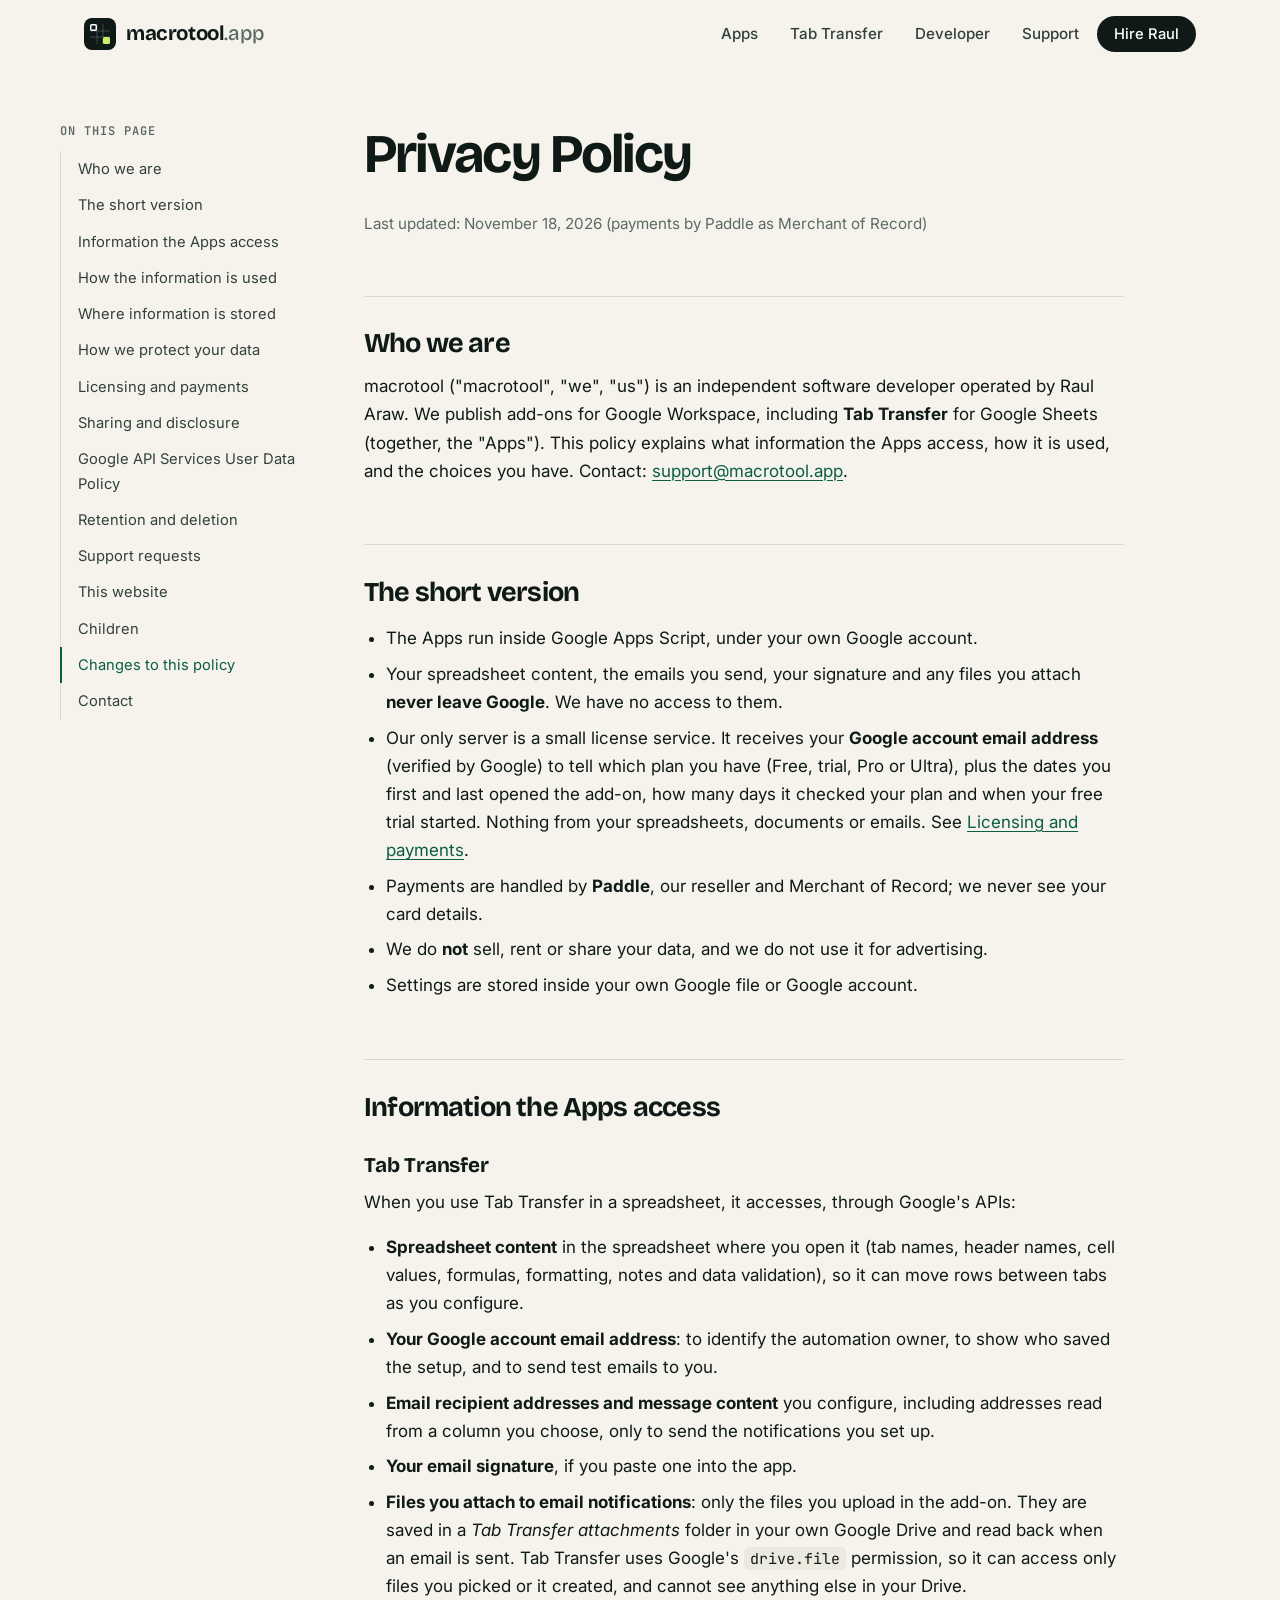
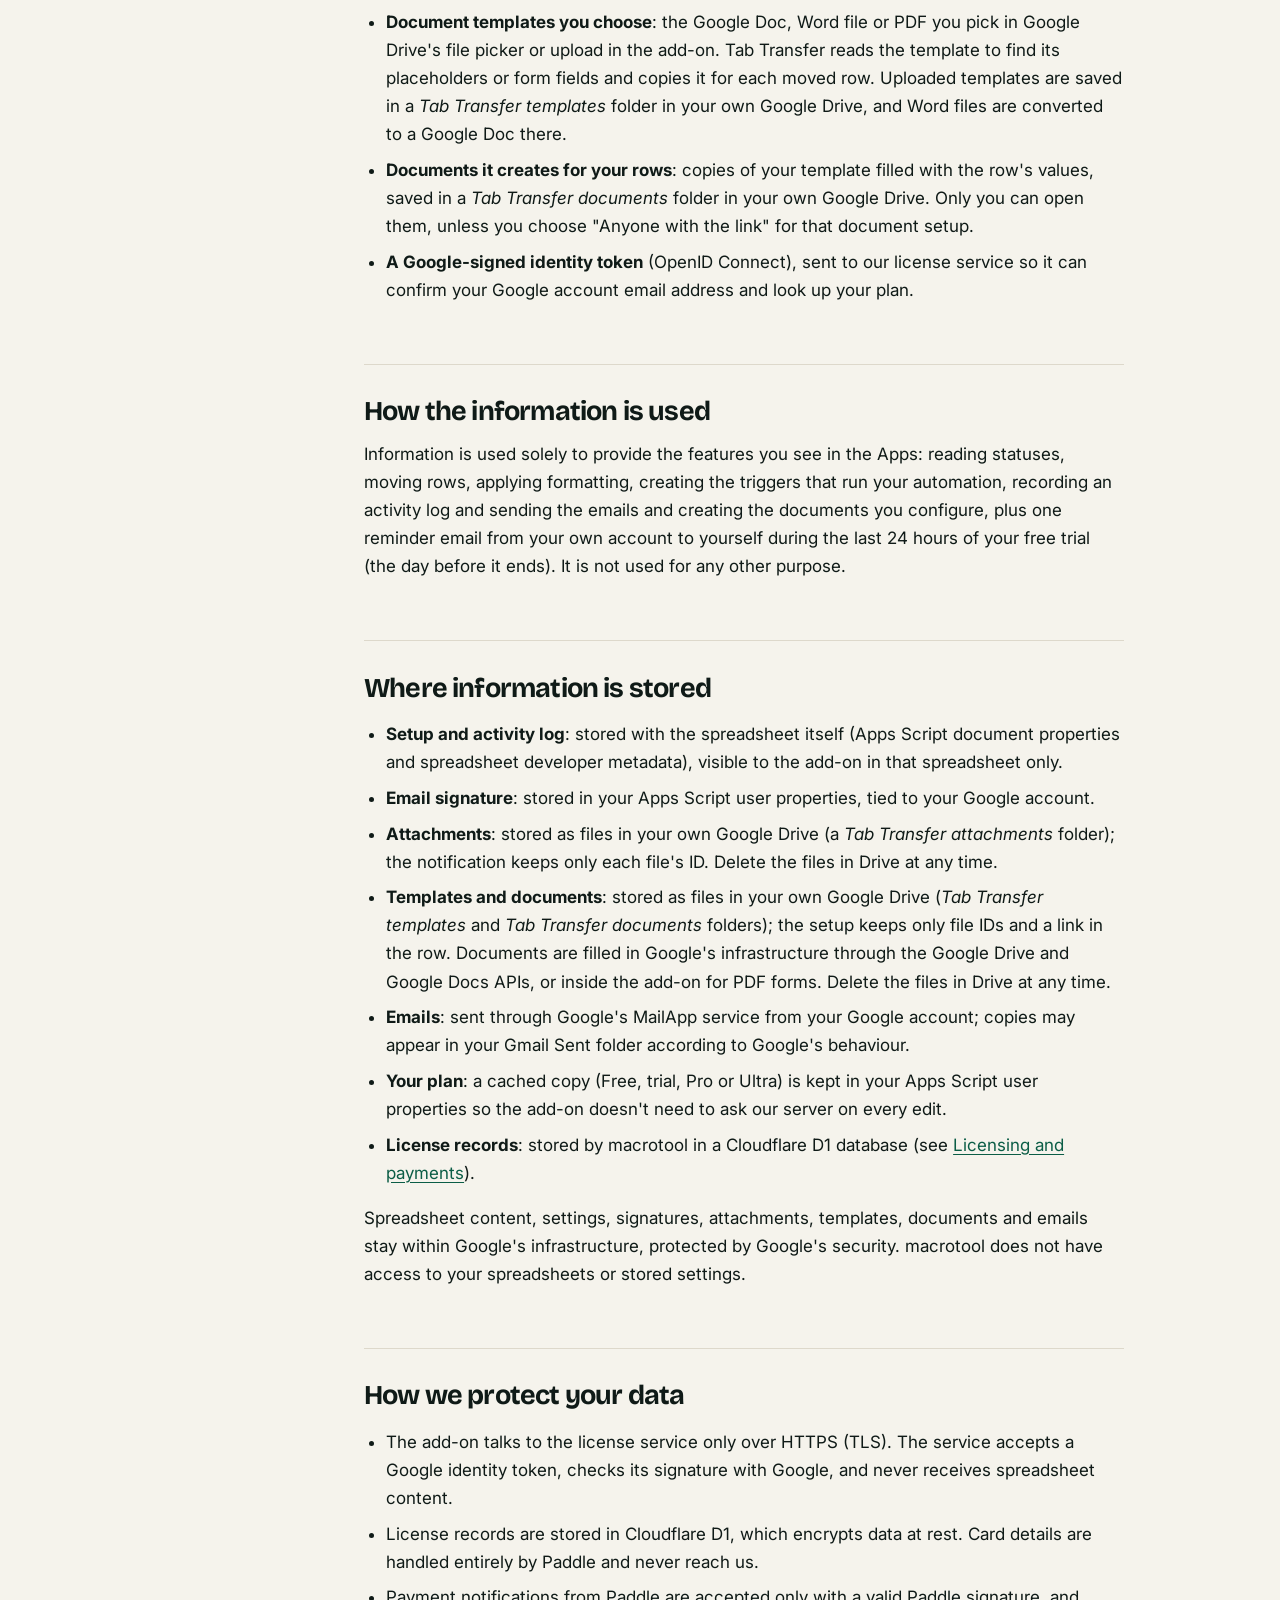
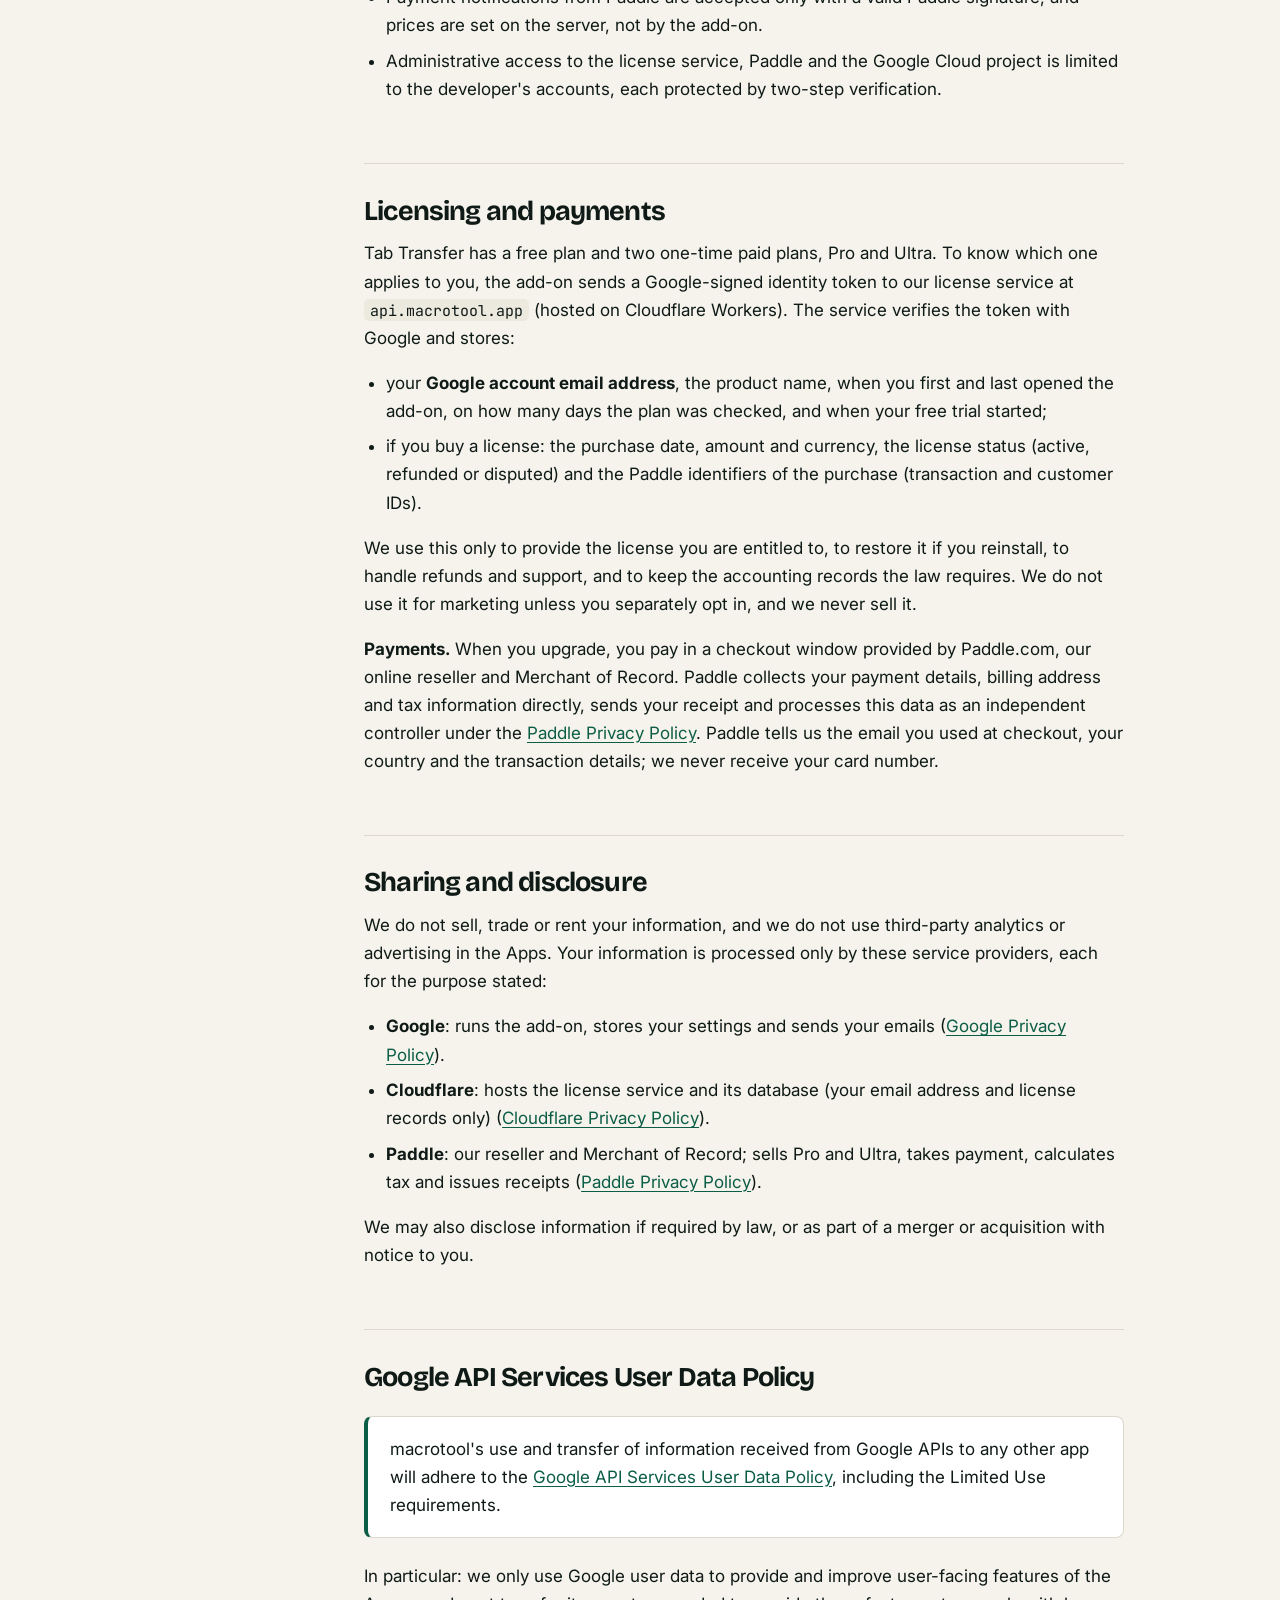
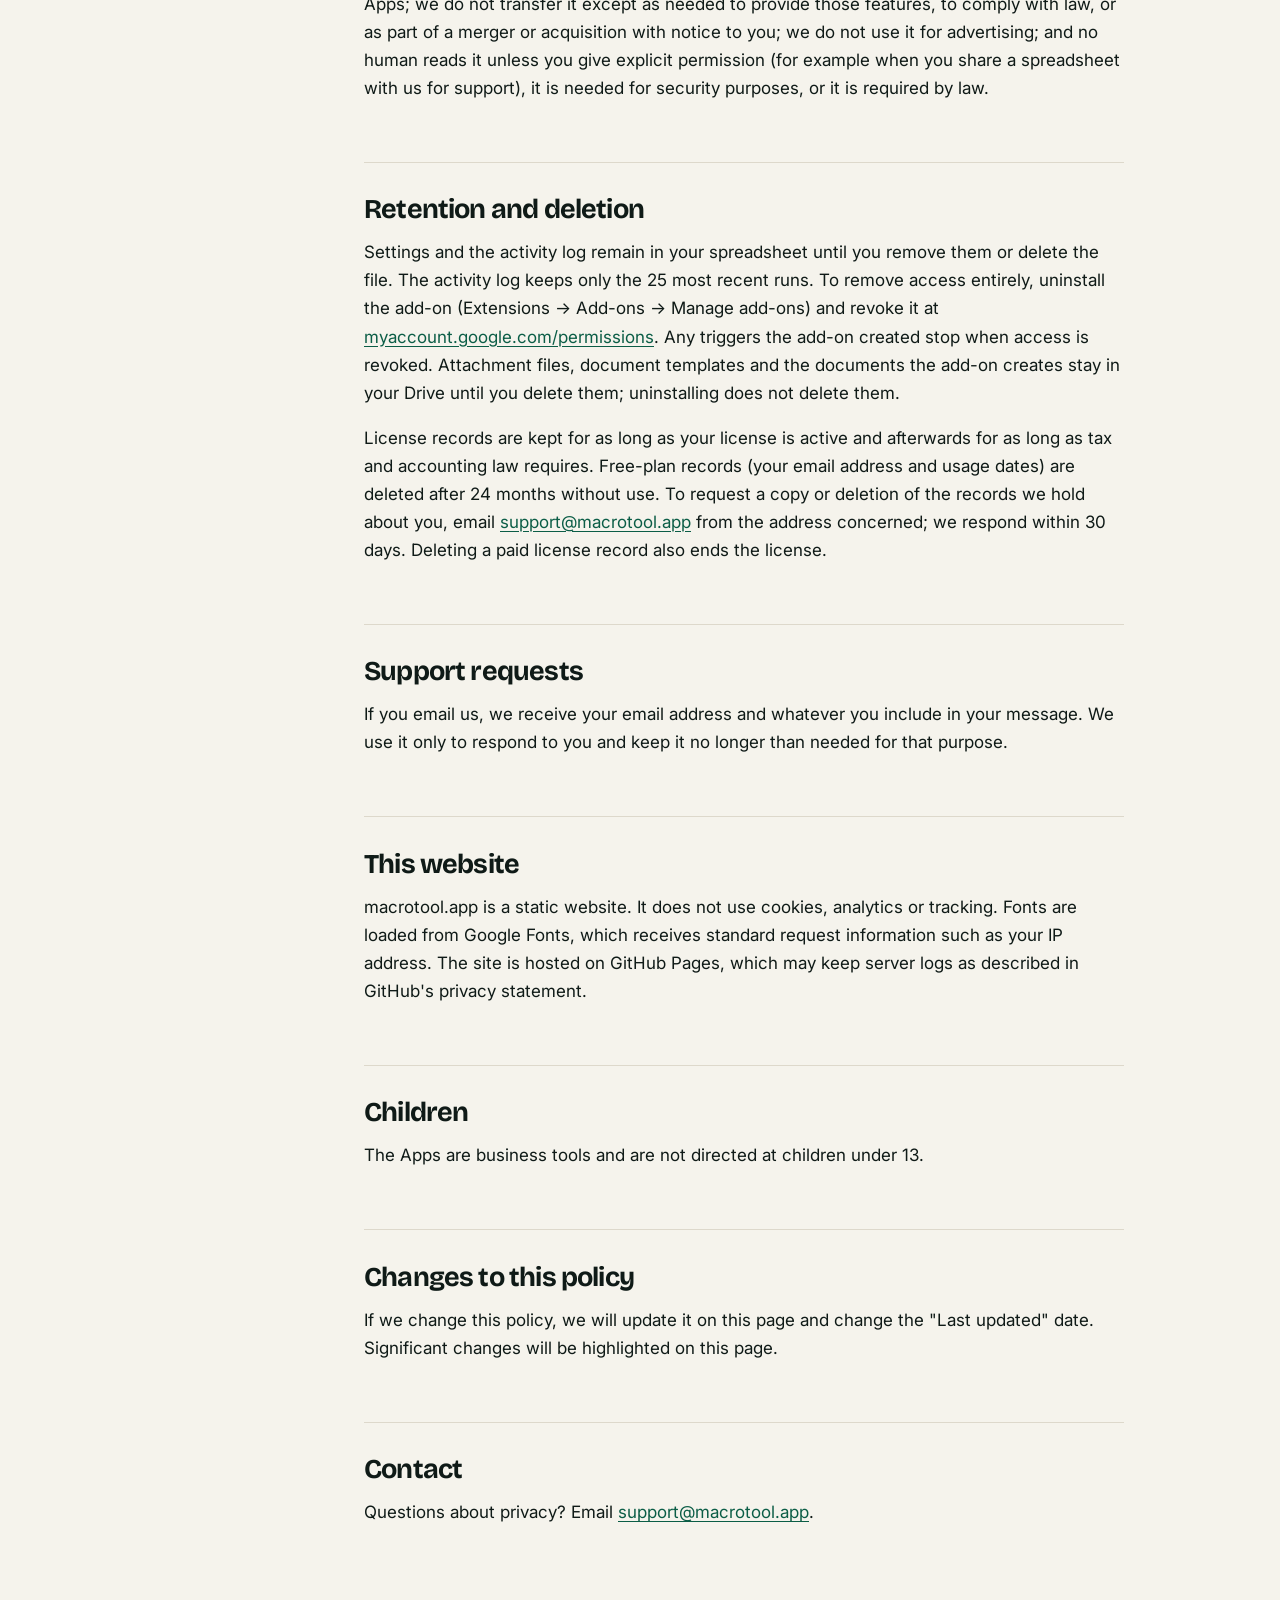
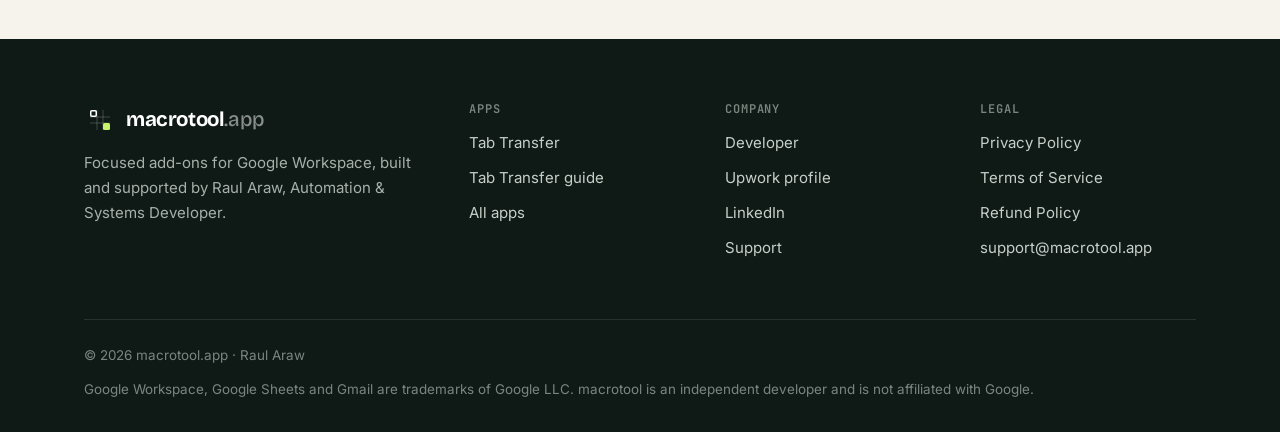
<file: privacy/index.html>
<!doctype html>
<html lang="en" class="no-js">
<head>
<meta charset="utf-8">
<meta name="viewport" content="width=device-width, initial-scale=1">
<title>Privacy Policy | macrotool</title>
<meta name="description" content="How macrotool's Google Workspace add-ons, including Tab Transfer, access, use and store your data.">
<link rel="canonical" href="https://macrotool.app/privacy/">
<meta property="og:type" content="website">
<meta property="og:site_name" content="macrotool">
<meta property="og:title" content="Privacy Policy | macrotool">
<meta property="og:description" content="How macrotool's Google Workspace add-ons, including Tab Transfer, access, use and store your data.">
<meta property="og:url" content="https://macrotool.app/privacy/">
<meta property="og:image" content="https://macrotool.app/assets/img/og-image.png">
<meta name="twitter:card" content="summary_large_image">
<meta name="theme-color" content="#f5f3ec">
<link rel="icon" href="../favicon.svg" type="image/svg+xml">
<link rel="apple-touch-icon" href="../assets/img/apple-touch-icon.png">
<link rel="preconnect" href="https://fonts.googleapis.com">
<link rel="preconnect" href="https://fonts.gstatic.com" crossorigin>
<link href="https://fonts.googleapis.com/css2?family=Bricolage+Grotesque:opsz,wght@12..96,500;12..96,600;12..96,700&family=Inter:wght@400;500;600;700&family=JetBrains+Mono:wght@400;500;600&display=swap" rel="stylesheet">
<link rel="stylesheet" href="../assets/css/style.css">
<script>document.documentElement.classList.remove('no-js')</script>
</head>
<body>
<a class="skip" href="#main">Skip to content</a>
<header class="site-header">
  <nav class="wrap nav" aria-label="Main">
    <a class="brand" href="../index.html" aria-label="macrotool home"><svg viewBox="0 0 32 32" aria-hidden="true"><rect width="32" height="32" rx="8" fill="#0f1a17"/><path d="M6 13h20M6 19h20M13 6v20M19 6v20" stroke="#fff" stroke-opacity=".2" stroke-width="1"/><rect x="6.75" y="6.75" width="5.5" height="5.5" rx="1" fill="none" stroke="#fff" stroke-width="1.5"/><rect x="19" y="19" width="7" height="7" rx="1.5" fill="#c8f26a"/></svg><span>macrotool<span class="tld">.app</span></span></a>
    <button class="nav-toggle" aria-label="Open menu" aria-expanded="false" aria-controls="nav-links"><svg viewBox="0 0 24 24" fill="none" stroke="currentColor" stroke-width="2" stroke-linecap="round" aria-hidden="true"><path d="M4 7h16M4 12h16M4 17h16"/></svg></button>
    <ul class="nav-links" id="nav-links"><li><a href="../index.html#apps">Apps</a></li><li><a href="../apps/tab-transfer/">Tab Transfer</a></li><li><a href="../index.html#developer">Developer</a></li><li><a href="../support/">Support</a></li><li><a class="btn btn-primary" href="https://www.upwork.com/freelancers/~010acf1b6183b365bc?mp_source=share" target="_blank" rel="noopener">Hire Raul</a></li></ul>
  </nav>
</header>
<main id="main">
<div class="wrap doc-layout">
  <aside class="toc" aria-label="On this page"><h4>On this page</h4><ol><li><a href="#who">Who we are</a></li><li><a href="#summary">The short version</a></li><li><a href="#data">Information the Apps access</a></li><li><a href="#use">How the information is used</a></li><li><a href="#storage">Where information is stored</a></li><li><a href="#security">How we protect your data</a></li><li><a href="#licensing">Licensing and payments</a></li><li><a href="#sharing">Sharing and disclosure</a></li><li><a href="#limited">Google API Services User Data Policy</a></li><li><a href="#retention">Retention and deletion</a></li><li><a href="#support-data">Support requests</a></li><li><a href="#website">This website</a></li><li><a href="#children">Children</a></li><li><a href="#changes">Changes to this policy</a></li><li><a href="#contact">Contact</a></li></ol></aside>
  <article class="doc">
    
    <h1>Privacy Policy</h1>
    <p class="meta">Last updated: November 18, 2026 (payments by Paddle as Merchant of Record)</p>
    <h2 id="who">Who we are</h2><p>macrotool ("macrotool", "we", "us") is an independent software developer operated by Raul Araw. We publish add-ons for Google Workspace, including <strong>Tab Transfer</strong> for Google Sheets (together, the "Apps"). This policy explains what information the Apps access, how it is used, and the choices you have. Contact: <a href="mailto:support@macrotool.app">support@macrotool.app</a>.</p><h2 id="summary">The short version</h2><ul>
<li>The Apps run inside Google Apps Script, under your own Google account.</li>
<li>Your spreadsheet content, the emails you send, your signature and any files you attach <strong>never leave Google</strong>. We have no access to them.</li>
<li>Our only server is a small license service. It receives your <strong>Google account email address</strong> (verified by Google) to tell which plan you have (Free, trial, Pro or Ultra), plus the dates you first and last opened the add-on, how many days it checked your plan and when your free trial started. Nothing from your spreadsheets, documents or emails. See <a href="#licensing">Licensing and payments</a>.</li>
<li>Payments are handled by <strong>Paddle</strong>, our reseller and Merchant of Record; we never see your card details.</li>
<li>We do <strong>not</strong> sell, rent or share your data, and we do not use it for advertising.</li>
<li>Settings are stored inside your own Google file or Google account.</li>
</ul><h2 id="data">Information the Apps access</h2>
<h3>Tab Transfer</h3>
<p>When you use Tab Transfer in a spreadsheet, it accesses, through Google's APIs:</p>
<ul>
<li><strong>Spreadsheet content</strong> in the spreadsheet where you open it (tab names, header names, cell values, formulas, formatting, notes and data validation), so it can move rows between tabs as you configure.</li>
<li><strong>Your Google account email address</strong>: to identify the automation owner, to show who saved the setup, and to send test emails to you.</li>
<li><strong>Email recipient addresses and message content</strong> you configure, including addresses read from a column you choose, only to send the notifications you set up.</li>
<li><strong>Your email signature</strong>, if you paste one into the app.</li>
<li><strong>Files you attach to email notifications</strong>: only the files you upload in the add-on. They are saved in a <em>Tab Transfer attachments</em> folder in your own Google Drive and read back when an email is sent. Tab Transfer uses Google's <code>drive.file</code> permission, so it can access only files you picked or it created, and cannot see anything else in your Drive.</li>
<li><strong>Document templates you choose</strong>: the Google Doc, Word file or PDF you pick in Google Drive's file picker or upload in the add-on. Tab Transfer reads the template to find its placeholders or form fields and copies it for each moved row. Uploaded templates are saved in a <em>Tab Transfer templates</em> folder in your own Google Drive, and Word files are converted to a Google Doc there.</li>
<li><strong>Documents it creates for your rows</strong>: copies of your template filled with the row's values, saved in a <em>Tab Transfer documents</em> folder in your own Google Drive. Only you can open them, unless you choose "Anyone with the link" for that document setup.</li>
<li><strong>A Google-signed identity token</strong> (OpenID Connect), sent to our license service so it can confirm your Google account email address and look up your plan.</li>
</ul><h2 id="use">How the information is used</h2><p>Information is used solely to provide the features you see in the Apps: reading statuses, moving rows, applying formatting, creating the triggers that run your automation, recording an activity log and sending the emails and creating the documents you configure, plus one reminder email from your own account to yourself during the last 24 hours of your free trial (the day before it ends). It is not used for any other purpose.</p><h2 id="storage">Where information is stored</h2><ul>
<li><strong>Setup and activity log</strong>: stored with the spreadsheet itself (Apps Script document properties and spreadsheet developer metadata), visible to the add-on in that spreadsheet only.</li>
<li><strong>Email signature</strong>: stored in your Apps Script user properties, tied to your Google account.</li>
<li><strong>Attachments</strong>: stored as files in your own Google Drive (a <em>Tab Transfer attachments</em> folder); the notification keeps only each file's ID. Delete the files in Drive at any time.</li>
<li><strong>Templates and documents</strong>: stored as files in your own Google Drive (<em>Tab Transfer templates</em> and <em>Tab Transfer documents</em> folders); the setup keeps only file IDs and a link in the row. Documents are filled in Google's infrastructure through the Google Drive and Google Docs APIs, or inside the add-on for PDF forms. Delete the files in Drive at any time.</li>
<li><strong>Emails</strong>: sent through Google's MailApp service from your Google account; copies may appear in your Gmail Sent folder according to Google's behaviour.</li>
<li><strong>Your plan</strong>: a cached copy (Free, trial, Pro or Ultra) is kept in your Apps Script user properties so the add-on doesn't need to ask our server on every edit.</li>
<li><strong>License records</strong>: stored by macrotool in a Cloudflare D1 database (see <a href="#licensing">Licensing and payments</a>).</li>
</ul>
<p>Spreadsheet content, settings, signatures, attachments, templates, documents and emails stay within Google's infrastructure, protected by Google's security. macrotool does not have access to your spreadsheets or stored settings.</p>
<h2 id="security">How we protect your data</h2><ul>
<li>The add-on talks to the license service only over HTTPS (TLS). The service accepts a Google identity token, checks its signature with Google, and never receives spreadsheet content.</li>
<li>License records are stored in Cloudflare D1, which encrypts data at rest. Card details are handled entirely by Paddle and never reach us.</li>
<li>Payment notifications from Paddle are accepted only with a valid Paddle signature, and prices are set on the server, not by the add-on.</li>
<li>Administrative access to the license service, Paddle and the Google Cloud project is limited to the developer's accounts, each protected by two-step verification.</li>
</ul>
<h2 id="licensing">Licensing and payments</h2>
<p>Tab Transfer has a free plan and two one-time paid plans, Pro and Ultra. To know which one applies to you, the add-on sends a Google-signed identity token to our license service at <code>api.macrotool.app</code> (hosted on Cloudflare Workers). The service verifies the token with Google and stores:</p>
<ul>
<li>your <strong>Google account email address</strong>, the product name, when you first and last opened the add-on, on how many days the plan was checked, and when your free trial started;</li>
<li>if you buy a license: the purchase date, amount and currency, the license status (active, refunded or disputed) and the Paddle identifiers of the purchase (transaction and customer IDs).</li>
</ul>
<p>We use this only to provide the license you are entitled to, to restore it if you reinstall, to handle refunds and support, and to keep the accounting records the law requires. We do not use it for marketing unless you separately opt in, and we never sell it.</p>
<p><strong>Payments.</strong> When you upgrade, you pay in a checkout window provided by Paddle.com, our online reseller and Merchant of Record. Paddle collects your payment details, billing address and tax information directly, sends your receipt and processes this data as an independent controller under the <a href="https://www.paddle.com/legal/privacy" target="_blank" rel="noopener">Paddle Privacy Policy</a>. Paddle tells us the email you used at checkout, your country and the transaction details; we never receive your card number.</p><h2 id="sharing">Sharing and disclosure</h2><p>We do not sell, trade or rent your information, and we do not use third-party analytics or advertising in the Apps. Your information is processed only by these service providers, each for the purpose stated:</p>
<ul>
<li><strong>Google</strong>: runs the add-on, stores your settings and sends your emails (<a href="https://policies.google.com/privacy" target="_blank" rel="noopener">Google Privacy Policy</a>).</li>
<li><strong>Cloudflare</strong>: hosts the license service and its database (your email address and license records only) (<a href="https://www.cloudflare.com/privacypolicy/" target="_blank" rel="noopener">Cloudflare Privacy Policy</a>).</li>
<li><strong>Paddle</strong>: our reseller and Merchant of Record; sells Pro and Ultra, takes payment, calculates tax and issues receipts (<a href="https://www.paddle.com/legal/privacy" target="_blank" rel="noopener">Paddle Privacy Policy</a>).</li>
</ul>
<p>We may also disclose information if required by law, or as part of a merger or acquisition with notice to you.</p><h2 id="limited">Google API Services User Data Policy</h2><div class="callout"><p>macrotool's use and transfer of information received from Google APIs to any other app will adhere to the <a href="https://developers.google.com/terms/api-services-user-data-policy" target="_blank" rel="noopener">Google API Services User Data Policy</a>, including the Limited Use requirements.</p></div>
<p>In particular: we only use Google user data to provide and improve user-facing features of the Apps; we do not transfer it except as needed to provide those features, to comply with law, or as part of a merger or acquisition with notice to you; we do not use it for advertising; and no human reads it unless you give explicit permission (for example when you share a spreadsheet with us for support), it is needed for security purposes, or it is required by law.</p><h2 id="retention">Retention and deletion</h2><p>Settings and the activity log remain in your spreadsheet until you remove them or delete the file. The activity log keeps only the 25 most recent runs. To remove access entirely, uninstall the add-on (Extensions → Add-ons → Manage add-ons) and revoke it at <a href="https://myaccount.google.com/permissions" target="_blank" rel="noopener">myaccount.google.com/permissions</a>. Any triggers the add-on created stop when access is revoked. Attachment files, document templates and the documents the add-on creates stay in your Drive until you delete them; uninstalling does not delete them.</p>
<p>License records are kept for as long as your license is active and afterwards for as long as tax and accounting law requires. Free-plan records (your email address and usage dates) are deleted after 24 months without use. To request a copy or deletion of the records we hold about you, email <a href="mailto:support@macrotool.app">support@macrotool.app</a> from the address concerned; we respond within 30 days. Deleting a paid license record also ends the license.</p><h2 id="support-data">Support requests</h2><p>If you email us, we receive your email address and whatever you include in your message. We use it only to respond to you and keep it no longer than needed for that purpose.</p><h2 id="website">This website</h2><p>macrotool.app is a static website. It does not use cookies, analytics or tracking. Fonts are loaded from Google Fonts, which receives standard request information such as your IP address. The site is hosted on GitHub Pages, which may keep server logs as described in GitHub's privacy statement.</p><h2 id="children">Children</h2><p>The Apps are business tools and are not directed at children under 13.</p><h2 id="changes">Changes to this policy</h2><p>If we change this policy, we will update it on this page and change the "Last updated" date. Significant changes will be highlighted on this page.</p><h2 id="contact">Contact</h2><p>Questions about privacy? Email <a href="mailto:support@macrotool.app">support@macrotool.app</a>.</p>
  </article>
</div>
</main>
<footer class="site-footer">
  <div class="wrap">
    <div class="foot-grid">
      <div>
        <a class="brand" href="../index.html"><svg viewBox="0 0 32 32" aria-hidden="true"><rect width="32" height="32" rx="8" fill="#0f1a17"/><path d="M6 13h20M6 19h20M13 6v20M19 6v20" stroke="#fff" stroke-opacity=".2" stroke-width="1"/><rect x="6.75" y="6.75" width="5.5" height="5.5" rx="1" fill="none" stroke="#fff" stroke-width="1.5"/><rect x="19" y="19" width="7" height="7" rx="1.5" fill="#c8f26a"/></svg><span>macrotool<span class="tld">.app</span></span></a>
        <p style="max-width:30em">Focused add-ons for Google Workspace, built and supported by Raul Araw, Automation &amp; Systems Developer.</p>
      </div>
      <div><h4>Apps</h4><ul><li><a href="../apps/tab-transfer/">Tab Transfer</a></li><li><a href="../apps/tab-transfer/help/">Tab Transfer guide</a></li><li><a href="../index.html#apps">All apps</a></li></ul></div>
      <div><h4>Company</h4><ul><li><a href="../index.html#developer">Developer</a></li><li><a href="https://www.upwork.com/freelancers/~010acf1b6183b365bc?mp_source=share" target="_blank" rel="noopener">Upwork profile</a></li><li><a href="https://www.linkedin.com/in/raularaw/" target="_blank" rel="noopener me">LinkedIn</a></li><li><a href="../support/">Support</a></li></ul></div>
      <div><h4>Legal</h4><ul><li><a href="../privacy/">Privacy Policy</a></li><li><a href="../terms/">Terms of Service</a></li><li><a href="../refunds/">Refund Policy</a></li><li><a href="mailto:support@macrotool.app">support@macrotool.app</a></li></ul></div>
    </div>
    <div class="foot-bottom"><span>&copy; <span data-year>2026</span> macrotool.app &middot; Raul Araw</span><span>Google Workspace, Google Sheets and Gmail are trademarks of Google LLC. macrotool is an independent developer and is not affiliated with Google.</span></div>
  </div>
</footer>
<script src="../assets/js/main.js" defer></script>
</body>
</html>
</file>
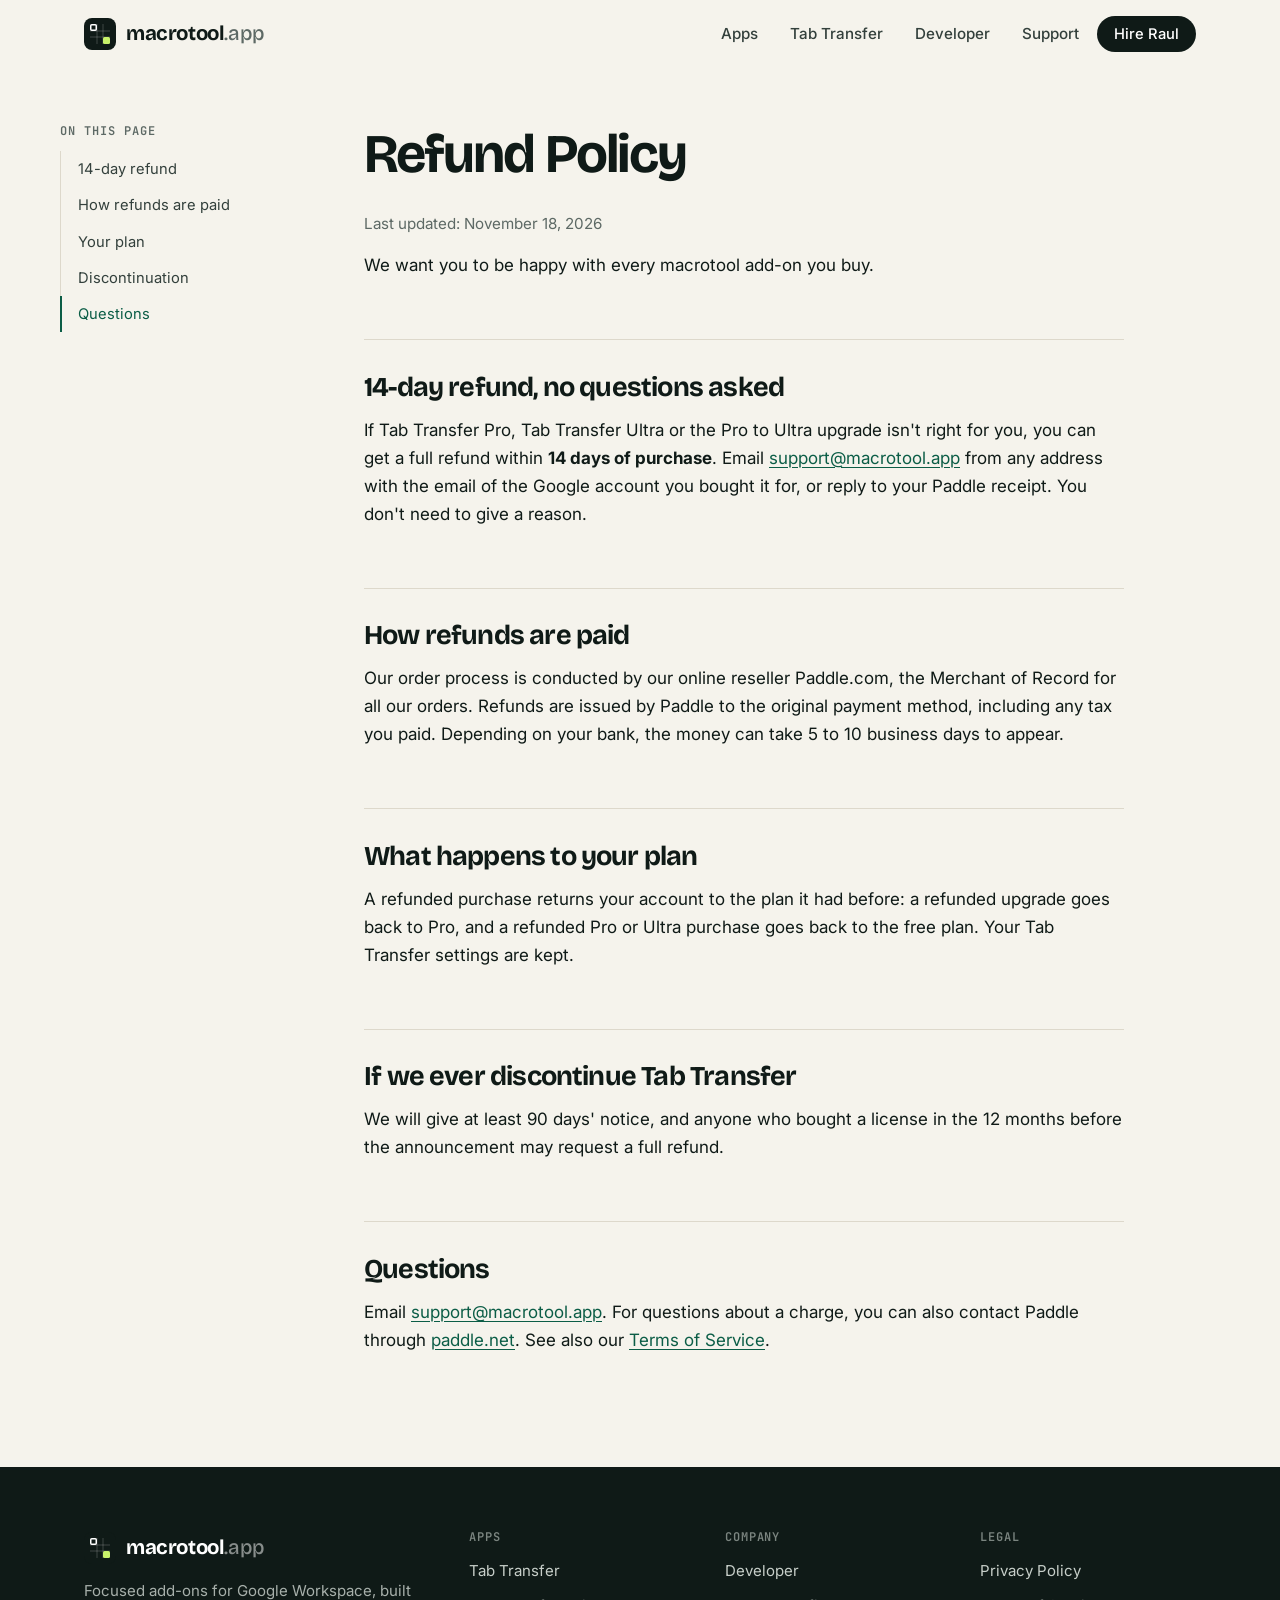
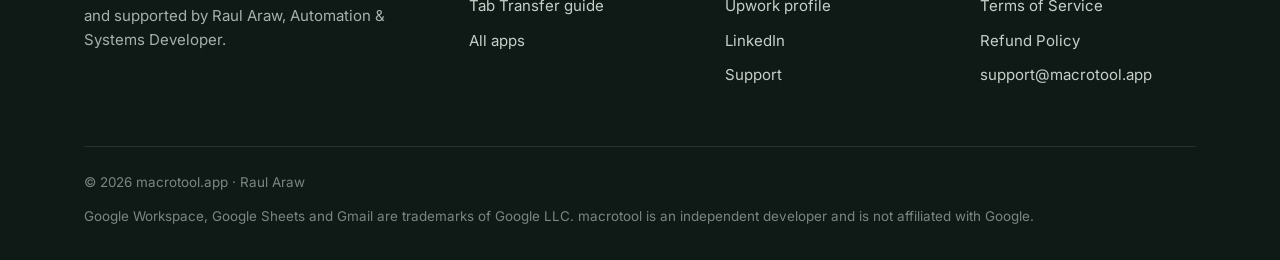
<file: refunds/index.html>
<!doctype html>
<html lang="en" class="no-js">
<head>
<meta charset="utf-8">
<meta name="viewport" content="width=device-width, initial-scale=1">
<title>Refund Policy | macrotool</title>
<meta name="description" content="14-day no-questions refund for macrotool add-ons such as Tab Transfer Pro and Ultra.">
<link rel="canonical" href="https://macrotool.app/refunds/">
<meta property="og:type" content="website">
<meta property="og:site_name" content="macrotool">
<meta property="og:title" content="Refund Policy">
<meta property="og:description" content="14-day no-questions refund for macrotool add-ons such as Tab Transfer Pro and Ultra.">
<meta property="og:url" content="https://macrotool.app/refunds/">
<meta property="og:image" content="https://macrotool.app/assets/img/og-image.png">
<meta name="twitter:card" content="summary_large_image">
<meta name="theme-color" content="#f5f3ec">
<link rel="icon" href="../favicon.svg" type="image/svg+xml">
<link rel="apple-touch-icon" href="../assets/img/apple-touch-icon.png">
<link rel="preconnect" href="https://fonts.googleapis.com">
<link rel="preconnect" href="https://fonts.gstatic.com" crossorigin>
<link href="https://fonts.googleapis.com/css2?family=Bricolage+Grotesque:opsz,wght@12..96,500;12..96,600;12..96,700&family=Inter:wght@400;500;600;700&family=JetBrains+Mono:wght@400;500;600&display=swap" rel="stylesheet">
<link rel="stylesheet" href="../assets/css/style.css">
<script>document.documentElement.classList.remove('no-js')</script>
</head>
<body>
<a class="skip" href="#main">Skip to content</a>
<header class="site-header">
  <nav class="wrap nav" aria-label="Main">
    <a class="brand" href="../index.html" aria-label="macrotool home"><svg viewBox="0 0 32 32" aria-hidden="true"><rect width="32" height="32" rx="8" fill="#0f1a17"/><path d="M6 13h20M6 19h20M13 6v20M19 6v20" stroke="#fff" stroke-opacity=".2" stroke-width="1"/><rect x="6.75" y="6.75" width="5.5" height="5.5" rx="1" fill="none" stroke="#fff" stroke-width="1.5"/><rect x="19" y="19" width="7" height="7" rx="1.5" fill="#c8f26a"/></svg><span>macrotool<span class="tld">.app</span></span></a>
    <button class="nav-toggle" aria-label="Open menu" aria-expanded="false" aria-controls="nav-links"><svg viewBox="0 0 24 24" fill="none" stroke="currentColor" stroke-width="2" stroke-linecap="round" aria-hidden="true"><path d="M4 7h16M4 12h16M4 17h16"/></svg></button>
    <ul class="nav-links" id="nav-links"><li><a href="../index.html#apps">Apps</a></li><li><a href="../apps/tab-transfer/">Tab Transfer</a></li><li><a href="../index.html#developer">Developer</a></li><li><a href="../support/">Support</a></li><li><a class="btn btn-primary" href="https://www.upwork.com/freelancers/~010acf1b6183b365bc?mp_source=share" target="_blank" rel="noopener">Hire Raul</a></li></ul>
  </nav>
</header>
<main id="main">
<div class="wrap doc-layout">
  <aside class="toc" aria-label="On this page"><h4>On this page</h4><ol><li><a href="#14-days">14-day refund</a></li><li><a href="#how">How refunds are paid</a></li><li><a href="#after">Your plan</a></li><li><a href="#discontinued">Discontinuation</a></li><li><a href="#contact">Questions</a></li></ol></aside>
  <article class="doc">
    <h1>Refund Policy</h1>
    <p class="meta">Last updated: November 18, 2026</p>
    <p>We want you to be happy with every macrotool add-on you buy.</p>
    <h2 id="14-days">14-day refund, no questions asked</h2>
    <p>If Tab Transfer Pro, Tab Transfer Ultra or the Pro to Ultra upgrade isn't right for you, you can get a full refund within <strong>14 days of purchase</strong>. Email <a href="mailto:support@macrotool.app">support@macrotool.app</a> from any address with the email of the Google account you bought it for, or reply to your Paddle receipt. You don't need to give a reason.</p>
    <h2 id="how">How refunds are paid</h2>
    <p>Our order process is conducted by our online reseller Paddle.com, the Merchant of Record for all our orders. Refunds are issued by Paddle to the original payment method, including any tax you paid. Depending on your bank, the money can take 5 to 10 business days to appear.</p>
    <h2 id="after">What happens to your plan</h2>
    <p>A refunded purchase returns your account to the plan it had before: a refunded upgrade goes back to Pro, and a refunded Pro or Ultra purchase goes back to the free plan. Your Tab Transfer settings are kept.</p>
    <h2 id="discontinued">If we ever discontinue Tab Transfer</h2>
    <p>We will give at least 90 days' notice, and anyone who bought a license in the 12 months before the announcement may request a full refund.</p>
    <h2 id="contact">Questions</h2>
    <p>Email <a href="mailto:support@macrotool.app">support@macrotool.app</a>. For questions about a charge, you can also contact Paddle through <a href="https://paddle.net" target="_blank" rel="noopener">paddle.net</a>. See also our <a href="../terms/#pricing">Terms of Service</a>.</p>
  </article>
</div>
</main>
<footer class="site-footer">
  <div class="wrap">
    <div class="foot-grid">
      <div>
        <a class="brand" href="../index.html"><svg viewBox="0 0 32 32" aria-hidden="true"><rect width="32" height="32" rx="8" fill="#0f1a17"/><path d="M6 13h20M6 19h20M13 6v20M19 6v20" stroke="#fff" stroke-opacity=".2" stroke-width="1"/><rect x="6.75" y="6.75" width="5.5" height="5.5" rx="1" fill="none" stroke="#fff" stroke-width="1.5"/><rect x="19" y="19" width="7" height="7" rx="1.5" fill="#c8f26a"/></svg><span>macrotool<span class="tld">.app</span></span></a>
        <p style="max-width:30em">Focused add-ons for Google Workspace, built and supported by Raul Araw, Automation &amp; Systems Developer.</p>
      </div>
      <div><h4>Apps</h4><ul><li><a href="../apps/tab-transfer/">Tab Transfer</a></li><li><a href="../apps/tab-transfer/help/">Tab Transfer guide</a></li><li><a href="../index.html#apps">All apps</a></li></ul></div>
      <div><h4>Company</h4><ul><li><a href="../index.html#developer">Developer</a></li><li><a href="https://www.upwork.com/freelancers/~010acf1b6183b365bc?mp_source=share" target="_blank" rel="noopener">Upwork profile</a></li><li><a href="https://www.linkedin.com/in/raularaw/" target="_blank" rel="noopener me">LinkedIn</a></li><li><a href="../support/">Support</a></li></ul></div>
      <div><h4>Legal</h4><ul><li><a href="../privacy/">Privacy Policy</a></li><li><a href="../terms/">Terms of Service</a></li><li><a href="../refunds/">Refund Policy</a></li><li><a href="mailto:support@macrotool.app">support@macrotool.app</a></li></ul></div>
    </div>
    <div class="foot-bottom"><span>&copy; <span data-year>2026</span> macrotool.app &middot; Raul Araw</span><span>Google Workspace, Google Sheets and Gmail are trademarks of Google LLC. macrotool is an independent developer and is not affiliated with Google.</span></div>
  </div>
</footer>
<script src="../assets/js/main.js" defer></script>
</body>
</html>
</file>
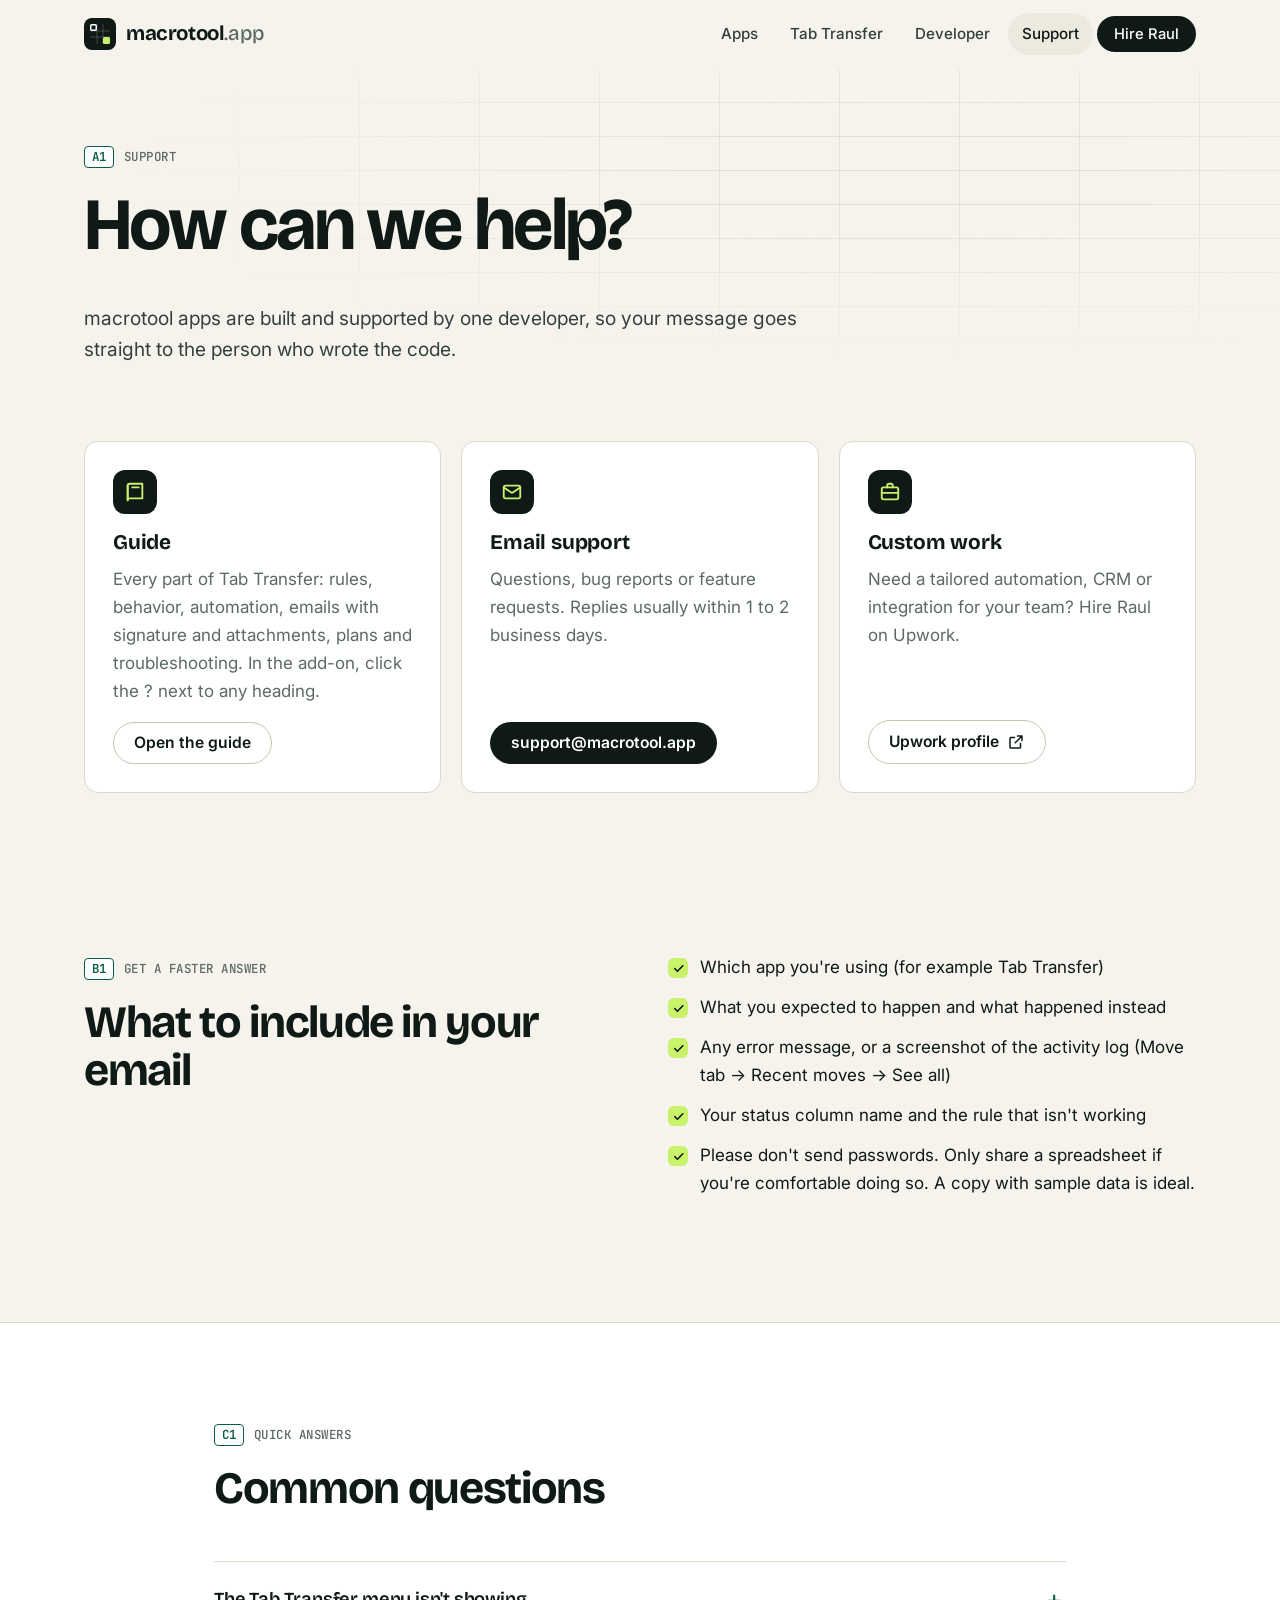
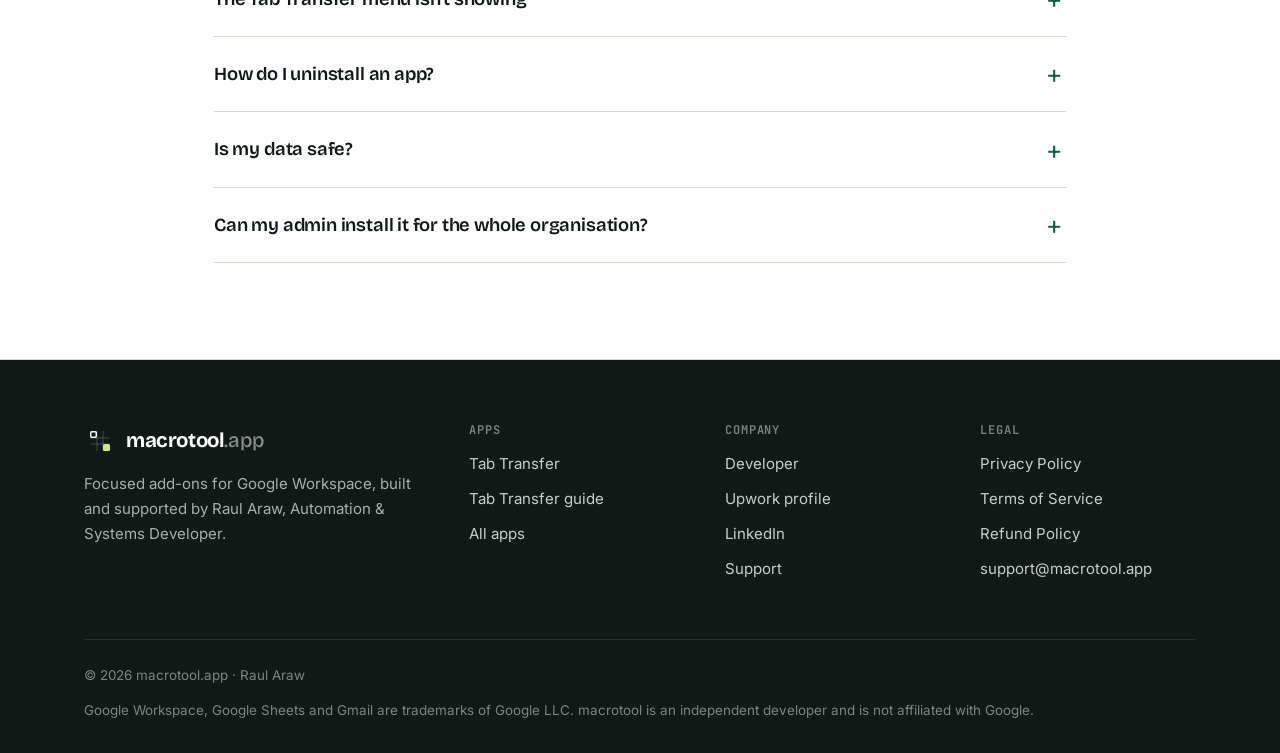
<file: support/index.html>
<!doctype html>
<html lang="en" class="no-js">
<head>
<meta charset="utf-8">
<meta name="viewport" content="width=device-width, initial-scale=1">
<title>Support | macrotool</title>
<meta name="description" content="Get help with macrotool's Google Workspace add-ons, including Tab Transfer. Setup guide, email support and FAQs.">
<link rel="canonical" href="https://macrotool.app/support/">
<meta property="og:type" content="website">
<meta property="og:site_name" content="macrotool">
<meta property="og:title" content="Support | macrotool">
<meta property="og:description" content="Get help with macrotool's Google Workspace add-ons, including Tab Transfer. Setup guide, email support and FAQs.">
<meta property="og:url" content="https://macrotool.app/support/">
<meta property="og:image" content="https://macrotool.app/assets/img/og-image.png">
<meta name="twitter:card" content="summary_large_image">
<meta name="theme-color" content="#f5f3ec">
<link rel="icon" href="../favicon.svg" type="image/svg+xml">
<link rel="apple-touch-icon" href="../assets/img/apple-touch-icon.png">
<link rel="preconnect" href="https://fonts.googleapis.com">
<link rel="preconnect" href="https://fonts.gstatic.com" crossorigin>
<link href="https://fonts.googleapis.com/css2?family=Bricolage+Grotesque:opsz,wght@12..96,500;12..96,600;12..96,700&family=Inter:wght@400;500;600;700&family=JetBrains+Mono:wght@400;500;600&display=swap" rel="stylesheet">
<link rel="stylesheet" href="../assets/css/style.css">
<script>document.documentElement.classList.remove('no-js')</script>
</head>
<body>
<a class="skip" href="#main">Skip to content</a>
<header class="site-header">
  <nav class="wrap nav" aria-label="Main">
    <a class="brand" href="../index.html" aria-label="macrotool home"><svg viewBox="0 0 32 32" aria-hidden="true"><rect width="32" height="32" rx="8" fill="#0f1a17"/><path d="M6 13h20M6 19h20M13 6v20M19 6v20" stroke="#fff" stroke-opacity=".2" stroke-width="1"/><rect x="6.75" y="6.75" width="5.5" height="5.5" rx="1" fill="none" stroke="#fff" stroke-width="1.5"/><rect x="19" y="19" width="7" height="7" rx="1.5" fill="#c8f26a"/></svg><span>macrotool<span class="tld">.app</span></span></a>
    <button class="nav-toggle" aria-label="Open menu" aria-expanded="false" aria-controls="nav-links"><svg viewBox="0 0 24 24" fill="none" stroke="currentColor" stroke-width="2" stroke-linecap="round" aria-hidden="true"><path d="M4 7h16M4 12h16M4 17h16"/></svg></button>
    <ul class="nav-links" id="nav-links"><li><a href="../index.html#apps">Apps</a></li><li><a href="../apps/tab-transfer/">Tab Transfer</a></li><li><a href="../index.html#developer">Developer</a></li><li><a href="../support/" aria-current="page">Support</a></li><li><a class="btn btn-primary" href="https://www.upwork.com/freelancers/~010acf1b6183b365bc?mp_source=share" target="_blank" rel="noopener">Hire Raul</a></li></ul>
  </nav>
</header>
<main id="main">

<section class="hero" style="padding-bottom:40px">
  <div class="grid-bg"></div>
  <div class="wrap">
    <div class="cellref"><b>A1</b> Support</div>
    <h1 style="max-width:14em">How can we help?</h1>
    <p class="lede" style="max-width:38em;color:var(--ink-2)">macrotool apps are built and supported by one developer, so your message goes straight to the person who wrote the code.</p>
  </div>
</section>
<section class="section-tight" style="padding-top:16px">
  <div class="wrap">
    <div class="support-grid">
      <div class="support-card reveal"><span class="ic"><svg viewBox="0 0 24 24" fill="none" stroke="currentColor" stroke-width="2" stroke-linecap="round" stroke-linejoin="round" aria-hidden="true"><path d="M4 5a2 2 0 0 1 2-2h14v16H6a2 2 0 0 0-2 2z"/><path d="M4 21V5M9 7h7"/></svg></span><h3>Guide</h3><p>Every part of Tab Transfer: rules, behavior, automation, emails with signature and attachments, plans and troubleshooting. In the add-on, click the ? next to any heading.</p><a class="btn btn-ghost" href="../apps/tab-transfer/help/">Open the guide</a></div>
      <div class="support-card reveal"><span class="ic"><svg viewBox="0 0 24 24" fill="none" stroke="currentColor" stroke-width="2" stroke-linecap="round" stroke-linejoin="round" aria-hidden="true"><rect x="3" y="5" width="18" height="14" rx="2"/><path d="M3 7l9 6 9-6"/></svg></span><h3>Email support</h3><p>Questions, bug reports or feature requests. Replies usually within 1 to 2 business days.</p><a class="btn btn-primary" href="mailto:support@macrotool.app?subject=Support%20request">support@macrotool.app</a></div>
      <div class="support-card reveal"><span class="ic"><svg viewBox="0 0 24 24" fill="none" stroke="currentColor" stroke-width="2" stroke-linecap="round" stroke-linejoin="round" aria-hidden="true"><rect x="3" y="7" width="18" height="13" rx="2"/><path d="M9 7V5a2 2 0 0 1 2-2h2a2 2 0 0 1 2 2v2M3 13h18"/></svg></span><h3>Custom work</h3><p>Need a tailored automation, CRM or integration for your team? Hire Raul on Upwork.</p><a class="btn btn-ghost" href="https://www.upwork.com/freelancers/~010acf1b6183b365bc?mp_source=share" target="_blank" rel="noopener">Upwork profile <svg viewBox="0 0 24 24" fill="none" stroke="currentColor" stroke-width="2" stroke-linecap="round" stroke-linejoin="round" aria-hidden="true"><path d="M14 4h6v6M20 4l-9 9M18 14v5a1 1 0 0 1-1 1H5a1 1 0 0 1-1-1V7a1 1 0 0 1 1-1h5"/></svg></a></div>
    </div>
  </div>
</section>
<section class="section">
  <div class="wrap split" style="align-items:start">
    <div class="reveal">
      <div class="cellref"><b>B1</b> Get a faster answer</div>
      <h2>What to include in your email</h2>
    </div>
    <ul class="check-list reveal">
      <li>Which app you're using (for example Tab Transfer)</li>
      <li>What you expected to happen and what happened instead</li>
      <li>Any error message, or a screenshot of the activity log (Move tab → Recent moves → See all)</li>
      <li>Your status column name and the rule that isn't working</li>
      <li>Please don't send passwords. Only share a spreadsheet if you're comfortable doing so. A copy with sample data is ideal.</li>
    </ul>
  </div>
</section>
<section class="section band">
  <div class="wrap" style="max-width:900px">
    <div class="section-head"><div class="cellref"><b>C1</b> Quick answers</div><h2>Common questions</h2></div>
    <div class="faq">
      <details><summary>The Tab Transfer menu isn't showing</summary><div class="ans"><p>Reload the spreadsheet after installing. If it's still missing, check Extensions → Add-ons → Manage add-ons to confirm it's installed for the account you're using in that browser tab.</p></div></details>
      <details><summary>How do I uninstall an app?</summary><div class="ans"><p>In Google Sheets go to Extensions → Add-ons → Manage add-ons, open the app's menu and choose Uninstall. You can also revoke access at <a href="https://myaccount.google.com/permissions" target="_blank" rel="noopener">myaccount.google.com/permissions</a>.</p></div></details>
      <details><summary>Is my data safe?</summary><div class="ans"><p>The apps run inside Google Apps Script under your account and don't send your content to our servers. See the <a href="../privacy/">Privacy Policy</a>.</p></div></details>
      <details><summary>Can my admin install it for the whole organisation?</summary><div class="ans"><p>Yes. Google Workspace administrators can install Marketplace add-ons for users or organisational units from the Admin console.</p></div></details>
    </div>
  </div>
</section>

</main>
<footer class="site-footer">
  <div class="wrap">
    <div class="foot-grid">
      <div>
        <a class="brand" href="../index.html"><svg viewBox="0 0 32 32" aria-hidden="true"><rect width="32" height="32" rx="8" fill="#0f1a17"/><path d="M6 13h20M6 19h20M13 6v20M19 6v20" stroke="#fff" stroke-opacity=".2" stroke-width="1"/><rect x="6.75" y="6.75" width="5.5" height="5.5" rx="1" fill="none" stroke="#fff" stroke-width="1.5"/><rect x="19" y="19" width="7" height="7" rx="1.5" fill="#c8f26a"/></svg><span>macrotool<span class="tld">.app</span></span></a>
        <p style="max-width:30em">Focused add-ons for Google Workspace, built and supported by Raul Araw, Automation &amp; Systems Developer.</p>
      </div>
      <div><h4>Apps</h4><ul><li><a href="../apps/tab-transfer/">Tab Transfer</a></li><li><a href="../apps/tab-transfer/help/">Tab Transfer guide</a></li><li><a href="../index.html#apps">All apps</a></li></ul></div>
      <div><h4>Company</h4><ul><li><a href="../index.html#developer">Developer</a></li><li><a href="https://www.upwork.com/freelancers/~010acf1b6183b365bc?mp_source=share" target="_blank" rel="noopener">Upwork profile</a></li><li><a href="https://www.linkedin.com/in/raularaw/" target="_blank" rel="noopener me">LinkedIn</a></li><li><a href="../support/">Support</a></li></ul></div>
      <div><h4>Legal</h4><ul><li><a href="../privacy/">Privacy Policy</a></li><li><a href="../terms/">Terms of Service</a></li><li><a href="../refunds/">Refund Policy</a></li><li><a href="mailto:support@macrotool.app">support@macrotool.app</a></li></ul></div>
    </div>
    <div class="foot-bottom"><span>&copy; <span data-year>2026</span> macrotool.app &middot; Raul Araw</span><span>Google Workspace, Google Sheets and Gmail are trademarks of Google LLC. macrotool is an independent developer and is not affiliated with Google.</span></div>
  </div>
</footer>
<script src="../assets/js/main.js" defer></script>
</body>
</html>
</file>
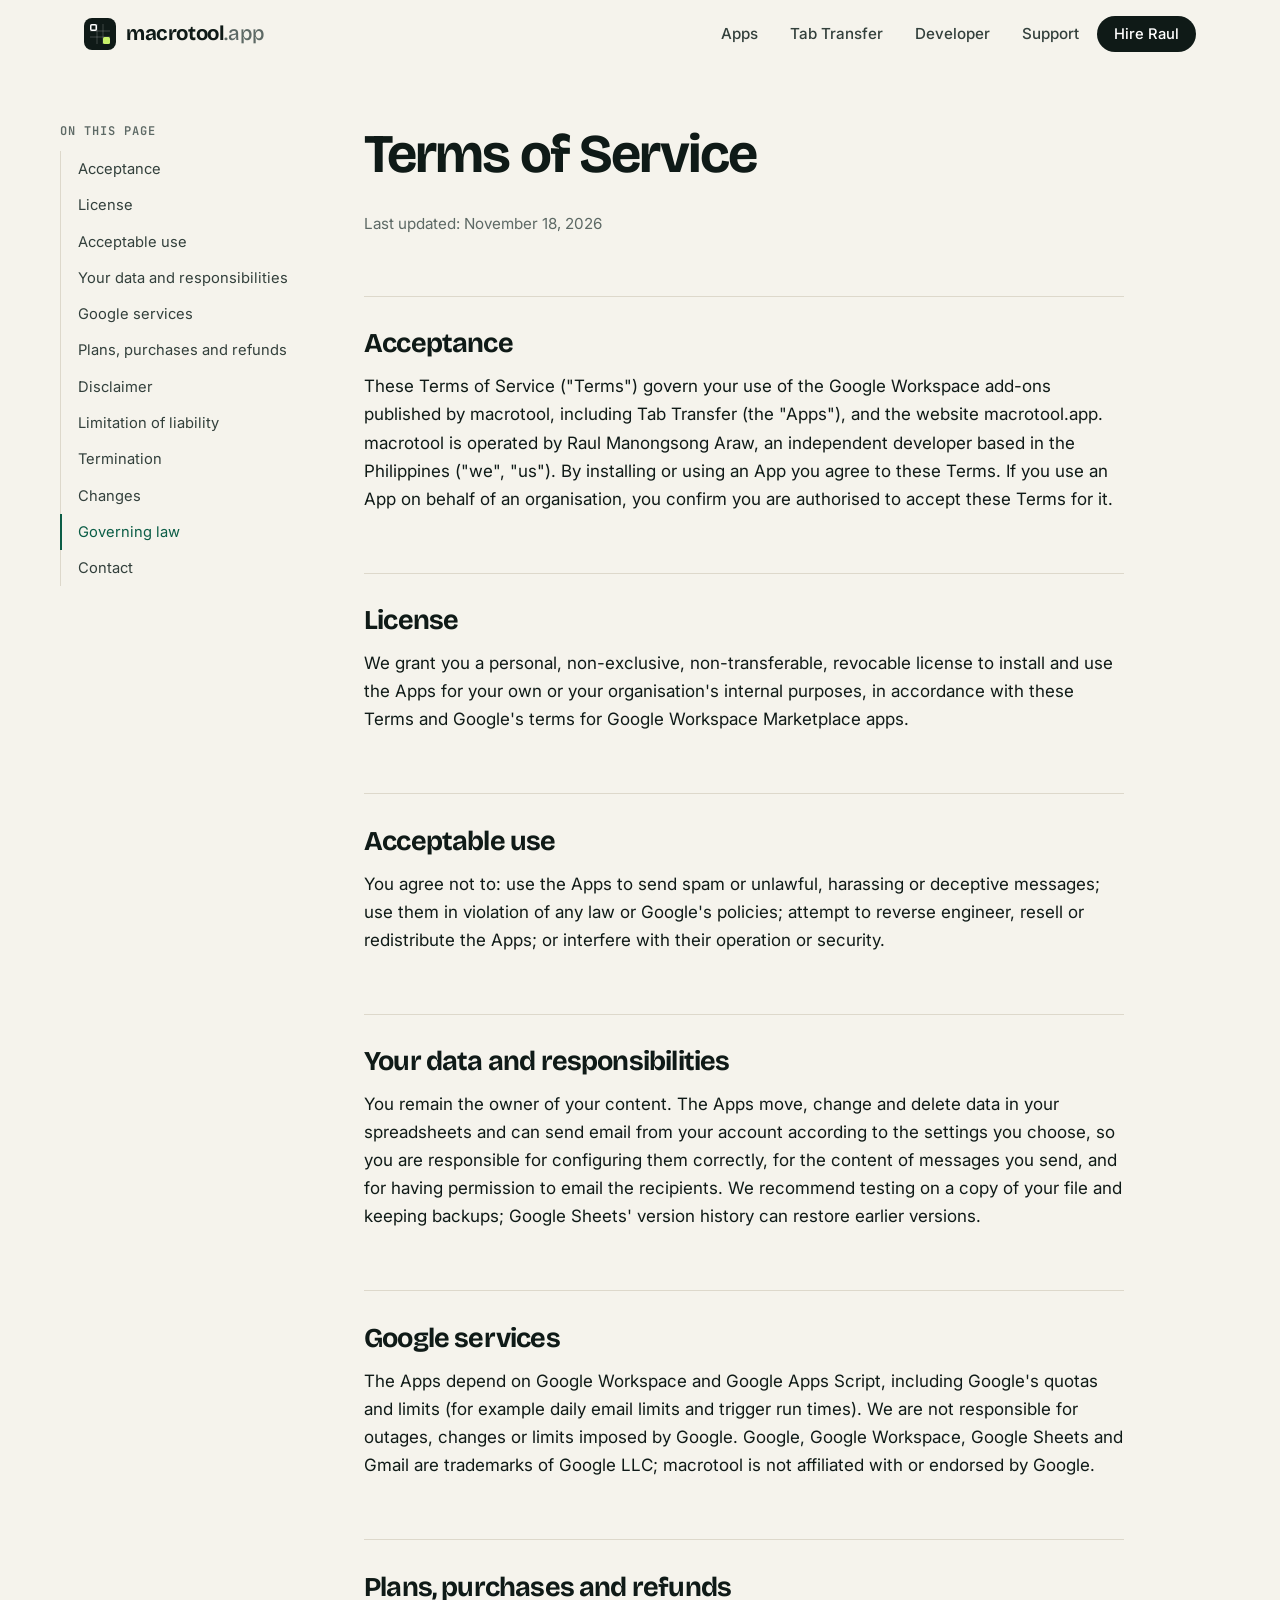
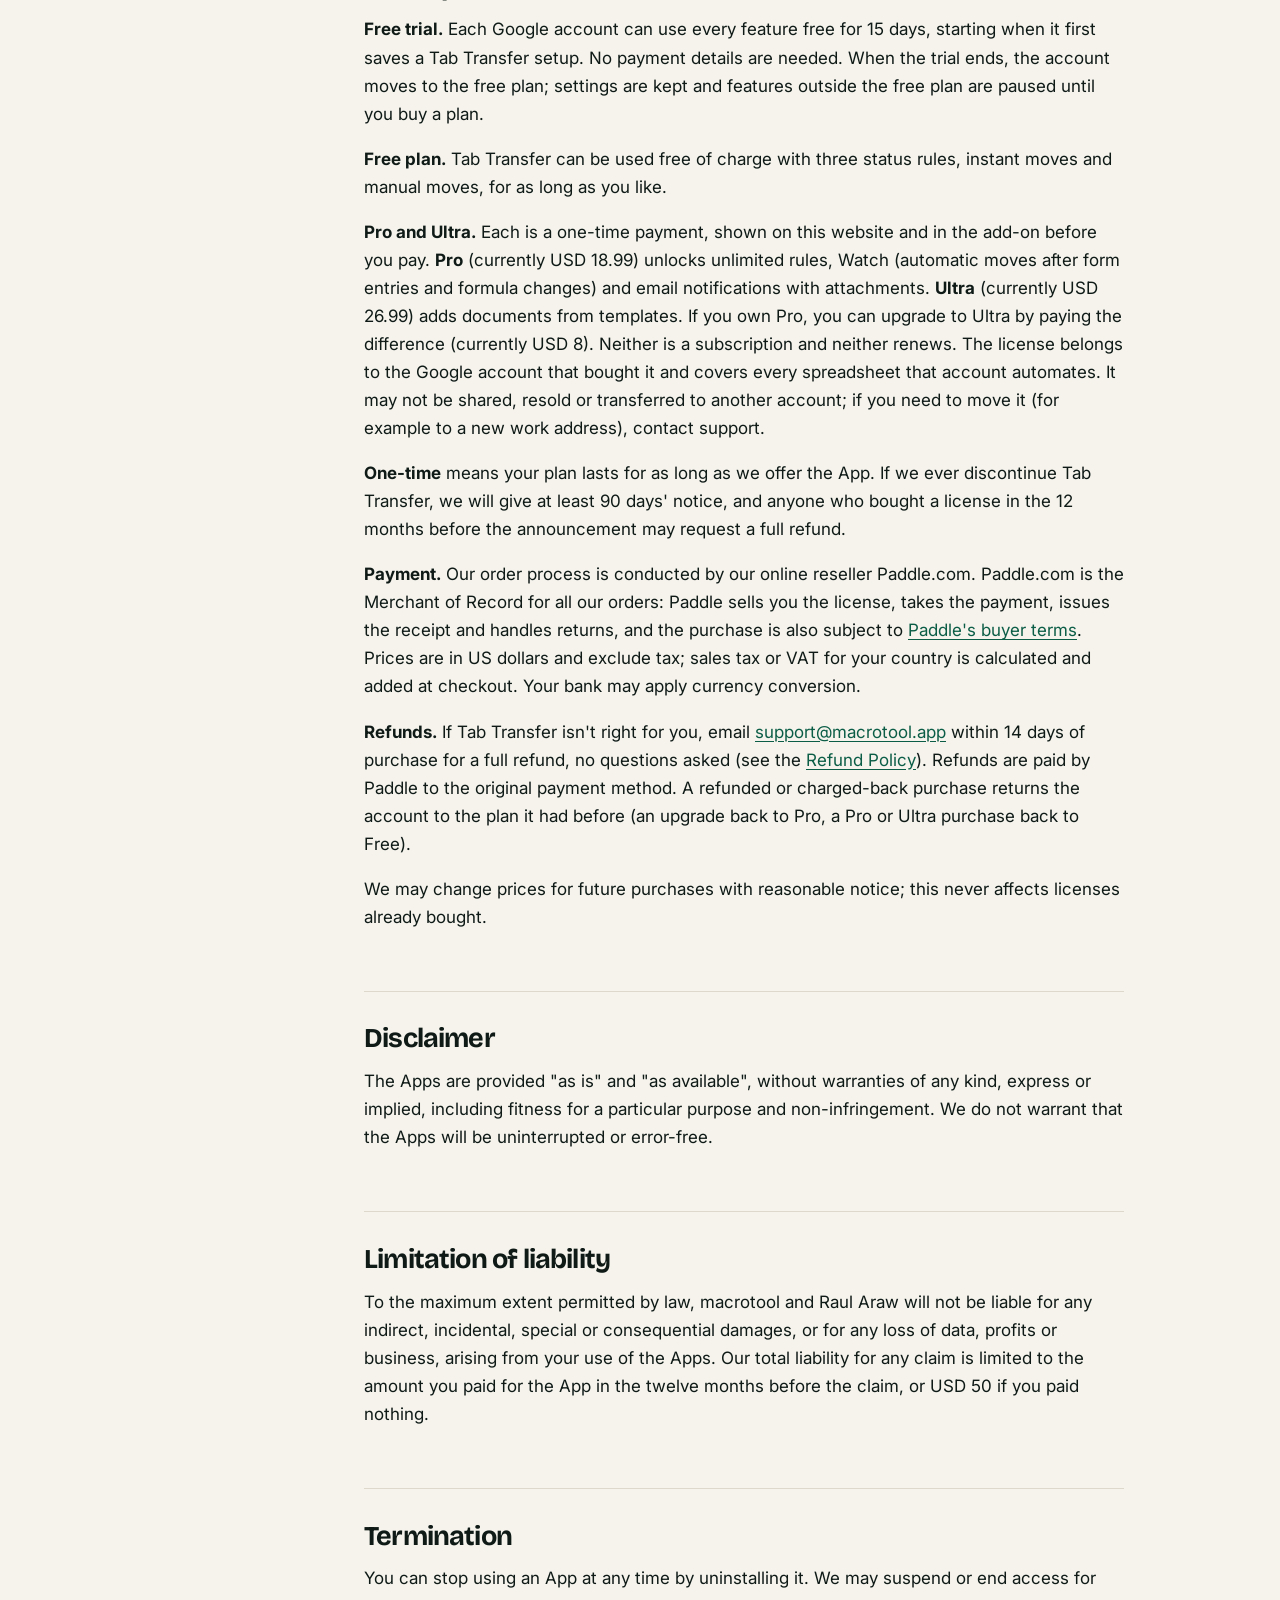
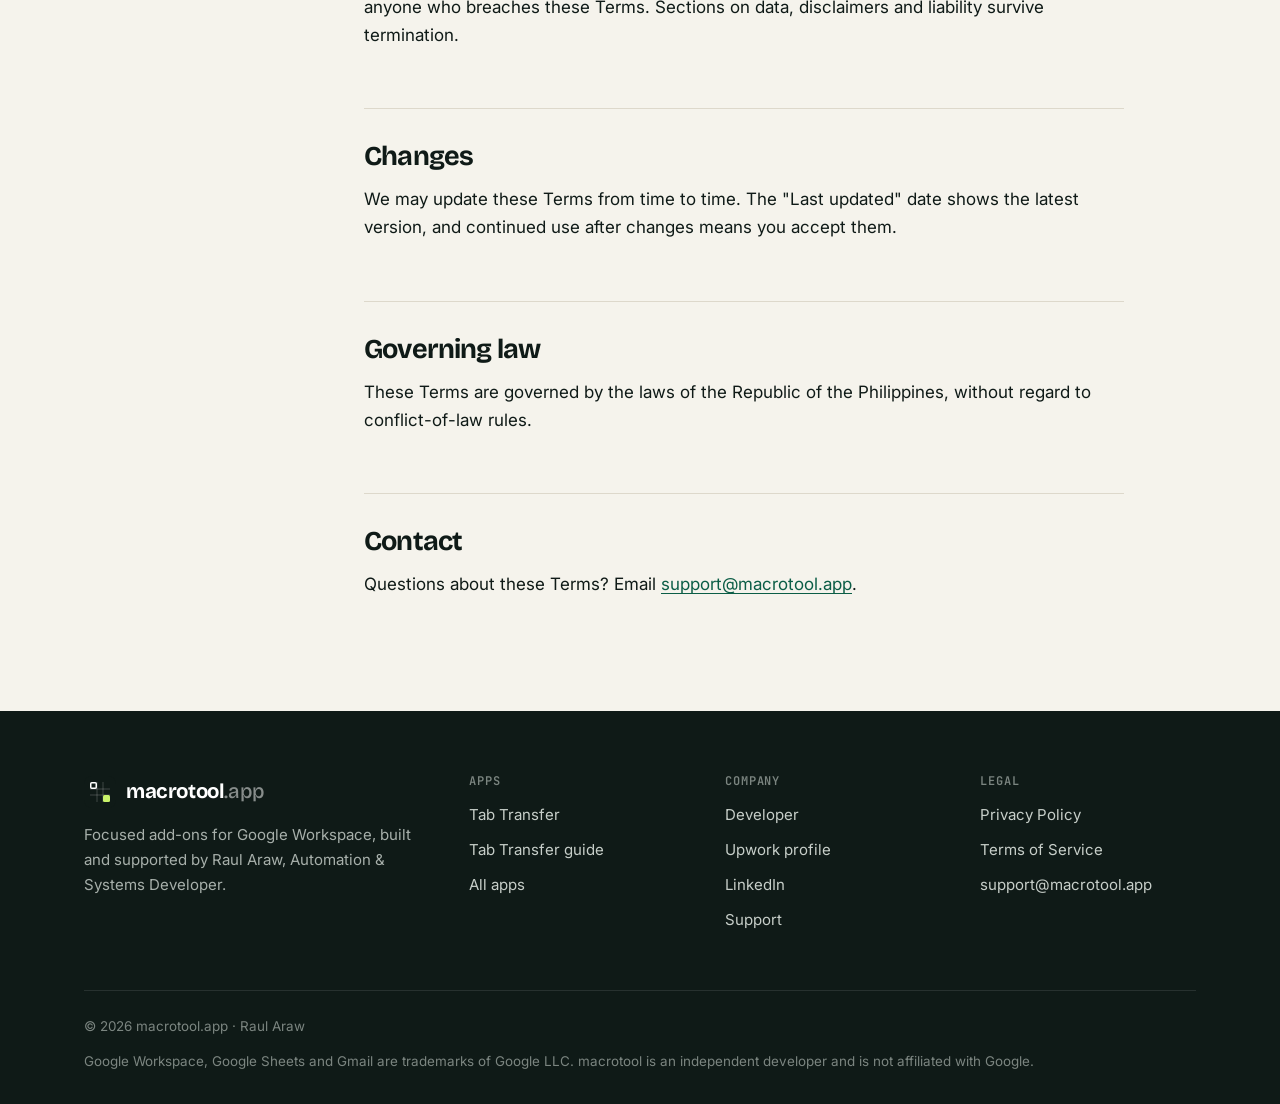
<file: terms/index.html>
<!doctype html>
<html lang="en" class="no-js">
<head>
<meta charset="utf-8">
<meta name="viewport" content="width=device-width, initial-scale=1">
<title>Terms of Service | macrotool</title>
<meta name="description" content="Terms of Service for macrotool's Google Workspace add-ons, including Tab Transfer.">
<link rel="canonical" href="https://macrotool.app/terms/">
<meta property="og:type" content="website">
<meta property="og:site_name" content="macrotool">
<meta property="og:title" content="Terms of Service | macrotool">
<meta property="og:description" content="Terms of Service for macrotool's Google Workspace add-ons, including Tab Transfer.">
<meta property="og:url" content="https://macrotool.app/terms/">
<meta property="og:image" content="https://macrotool.app/assets/img/og-image.png">
<meta name="twitter:card" content="summary_large_image">
<meta name="theme-color" content="#f5f3ec">
<link rel="icon" href="../favicon.svg" type="image/svg+xml">
<link rel="apple-touch-icon" href="../assets/img/apple-touch-icon.png">
<link rel="preconnect" href="https://fonts.googleapis.com">
<link rel="preconnect" href="https://fonts.gstatic.com" crossorigin>
<link href="https://fonts.googleapis.com/css2?family=Bricolage+Grotesque:opsz,wght@12..96,500;12..96,600;12..96,700&family=Inter:wght@400;500;600;700&family=JetBrains+Mono:wght@400;500;600&display=swap" rel="stylesheet">
<link rel="stylesheet" href="../assets/css/style.css">
<script>document.documentElement.classList.remove('no-js')</script>
</head>
<body>
<a class="skip" href="#main">Skip to content</a>
<header class="site-header">
  <nav class="wrap nav" aria-label="Main">
    <a class="brand" href="../index.html" aria-label="macrotool home"><svg viewBox="0 0 32 32" aria-hidden="true"><rect width="32" height="32" rx="8" fill="#0f1a17"/><path d="M6 13h20M6 19h20M13 6v20M19 6v20" stroke="#fff" stroke-opacity=".2" stroke-width="1"/><rect x="6.75" y="6.75" width="5.5" height="5.5" rx="1" fill="none" stroke="#fff" stroke-width="1.5"/><rect x="19" y="19" width="7" height="7" rx="1.5" fill="#c8f26a"/></svg><span>macrotool<span class="tld">.app</span></span></a>
    <button class="nav-toggle" aria-label="Open menu" aria-expanded="false" aria-controls="nav-links"><svg viewBox="0 0 24 24" fill="none" stroke="currentColor" stroke-width="2" stroke-linecap="round" aria-hidden="true"><path d="M4 7h16M4 12h16M4 17h16"/></svg></button>
    <ul class="nav-links" id="nav-links"><li><a href="../index.html#apps">Apps</a></li><li><a href="../apps/tab-transfer/">Tab Transfer</a></li><li><a href="../index.html#developer">Developer</a></li><li><a href="../support/">Support</a></li><li><a class="btn btn-primary" href="https://www.upwork.com/freelancers/~010acf1b6183b365bc?mp_source=share" target="_blank" rel="noopener">Hire Raul</a></li></ul>
  </nav>
</header>
<main id="main">
<div class="wrap doc-layout">
  <aside class="toc" aria-label="On this page"><h4>On this page</h4><ol><li><a href="#acceptance">Acceptance</a></li><li><a href="#license">License</a></li><li><a href="#use">Acceptable use</a></li><li><a href="#responsibility">Your data and responsibilities</a></li><li><a href="#google">Google services</a></li><li><a href="#pricing">Plans, purchases and refunds</a></li><li><a href="#warranty">Disclaimer</a></li><li><a href="#liability">Limitation of liability</a></li><li><a href="#termination">Termination</a></li><li><a href="#changes">Changes</a></li><li><a href="#law">Governing law</a></li><li><a href="#contact">Contact</a></li></ol></aside>
  <article class="doc">
    
    <h1>Terms of Service</h1>
    <p class="meta">Last updated: November 18, 2026</p>
    <h2 id="acceptance">Acceptance</h2><p>These Terms of Service ("Terms") govern your use of the Google Workspace add-ons published by macrotool, including Tab Transfer (the "Apps"), and the website macrotool.app. macrotool is operated by Raul Manongsong Araw, an independent developer based in the Philippines ("we", "us"). By installing or using an App you agree to these Terms. If you use an App on behalf of an organisation, you confirm you are authorised to accept these Terms for it.</p><h2 id="license">License</h2><p>We grant you a personal, non-exclusive, non-transferable, revocable license to install and use the Apps for your own or your organisation's internal purposes, in accordance with these Terms and Google's terms for Google Workspace Marketplace apps.</p><h2 id="use">Acceptable use</h2><p>You agree not to: use the Apps to send spam or unlawful, harassing or deceptive messages; use them in violation of any law or Google's policies; attempt to reverse engineer, resell or redistribute the Apps; or interfere with their operation or security.</p><h2 id="responsibility">Your data and responsibilities</h2><p>You remain the owner of your content. The Apps move, change and delete data in your spreadsheets and can send email from your account according to the settings you choose, so you are responsible for configuring them correctly, for the content of messages you send, and for having permission to email the recipients. We recommend testing on a copy of your file and keeping backups; Google Sheets' version history can restore earlier versions.</p><h2 id="google">Google services</h2><p>The Apps depend on Google Workspace and Google Apps Script, including Google's quotas and limits (for example daily email limits and trigger run times). We are not responsible for outages, changes or limits imposed by Google. Google, Google Workspace, Google Sheets and Gmail are trademarks of Google LLC; macrotool is not affiliated with or endorsed by Google.</p><h2 id="pricing">Plans, purchases and refunds</h2>
<p><strong>Free trial.</strong> Each Google account can use every feature free for 15 days, starting when it first saves a Tab Transfer setup. No payment details are needed. When the trial ends, the account moves to the free plan; settings are kept and features outside the free plan are paused until you buy a plan.</p>
<p><strong>Free plan.</strong> Tab Transfer can be used free of charge with three status rules, instant moves and manual moves, for as long as you like.</p>
<p><strong>Pro and Ultra.</strong> Each is a one-time payment, shown on this website and in the add-on before you pay. <strong>Pro</strong> (currently USD 18.99) unlocks unlimited rules, Watch (automatic moves after form entries and formula changes) and email notifications with attachments. <strong>Ultra</strong> (currently USD 26.99) adds documents from templates. If you own Pro, you can upgrade to Ultra by paying the difference (currently USD 8). Neither is a subscription and neither renews. The license belongs to the Google account that bought it and covers every spreadsheet that account automates. It may not be shared, resold or transferred to another account; if you need to move it (for example to a new work address), contact support.</p>
<p><strong>One-time</strong> means your plan lasts for as long as we offer the App. If we ever discontinue Tab Transfer, we will give at least 90 days' notice, and anyone who bought a license in the 12 months before the announcement may request a full refund.</p>
<p><strong>Payment.</strong> Our order process is conducted by our online reseller Paddle.com. Paddle.com is the Merchant of Record for all our orders: Paddle sells you the license, takes the payment, issues the receipt and handles returns, and the purchase is also subject to <a href="https://www.paddle.com/legal/checkout-buyer-terms" target="_blank" rel="noopener">Paddle's buyer terms</a>. Prices are in US dollars and exclude tax; sales tax or VAT for your country is calculated and added at checkout. Your bank may apply currency conversion.</p>
<p><strong>Refunds.</strong> If Tab Transfer isn't right for you, email <a href="mailto:support@macrotool.app">support@macrotool.app</a> within 14 days of purchase for a full refund, no questions asked (see the <a href="../refunds/">Refund Policy</a>). Refunds are paid by Paddle to the original payment method. A refunded or charged-back purchase returns the account to the plan it had before (an upgrade back to Pro, a Pro or Ultra purchase back to Free).</p>
<p>We may change prices for future purchases with reasonable notice; this never affects licenses already bought.</p><h2 id="warranty">Disclaimer</h2><p>The Apps are provided "as is" and "as available", without warranties of any kind, express or implied, including fitness for a particular purpose and non-infringement. We do not warrant that the Apps will be uninterrupted or error-free.</p><h2 id="liability">Limitation of liability</h2><p>To the maximum extent permitted by law, macrotool and Raul Araw will not be liable for any indirect, incidental, special or consequential damages, or for any loss of data, profits or business, arising from your use of the Apps. Our total liability for any claim is limited to the amount you paid for the App in the twelve months before the claim, or USD 50 if you paid nothing.</p><h2 id="termination">Termination</h2><p>You can stop using an App at any time by uninstalling it. We may suspend or end access for anyone who breaches these Terms. Sections on data, disclaimers and liability survive termination.</p><h2 id="changes">Changes</h2><p>We may update these Terms from time to time. The "Last updated" date shows the latest version, and continued use after changes means you accept them.</p><h2 id="law">Governing law</h2><p>These Terms are governed by the laws of the Republic of the Philippines, without regard to conflict-of-law rules.</p><h2 id="contact">Contact</h2><p>Questions about these Terms? Email <a href="mailto:support@macrotool.app">support@macrotool.app</a>.</p>
  </article>
</div>
</main>
<footer class="site-footer">
  <div class="wrap">
    <div class="foot-grid">
      <div>
        <a class="brand" href="../index.html"><svg viewBox="0 0 32 32" aria-hidden="true"><rect width="32" height="32" rx="8" fill="#0f1a17"/><path d="M6 13h20M6 19h20M13 6v20M19 6v20" stroke="#fff" stroke-opacity=".2" stroke-width="1"/><rect x="6.75" y="6.75" width="5.5" height="5.5" rx="1" fill="none" stroke="#fff" stroke-width="1.5"/><rect x="19" y="19" width="7" height="7" rx="1.5" fill="#c8f26a"/></svg><span>macrotool<span class="tld">.app</span></span></a>
        <p style="max-width:30em">Focused add-ons for Google Workspace, built and supported by Raul Araw, Automation &amp; Systems Developer.</p>
      </div>
      <div><h4>Apps</h4><ul><li><a href="../apps/tab-transfer/">Tab Transfer</a></li><li><a href="../apps/tab-transfer/help/">Tab Transfer guide</a></li><li><a href="../index.html#apps">All apps</a></li></ul></div>
      <div><h4>Company</h4><ul><li><a href="../index.html#developer">Developer</a></li><li><a href="https://www.upwork.com/freelancers/~010acf1b6183b365bc?mp_source=share" target="_blank" rel="noopener">Upwork profile</a></li><li><a href="https://www.linkedin.com/in/raularaw/" target="_blank" rel="noopener me">LinkedIn</a></li><li><a href="../support/">Support</a></li></ul></div>
      <div><h4>Legal</h4><ul><li><a href="../privacy/">Privacy Policy</a></li><li><a href="../terms/">Terms of Service</a></li><li><a href="mailto:support@macrotool.app">support@macrotool.app</a></li></ul></div>
    </div>
    <div class="foot-bottom"><span>&copy; <span data-year>2026</span> macrotool.app &middot; Raul Araw</span><span>Google Workspace, Google Sheets and Gmail are trademarks of Google LLC. macrotool is an independent developer and is not affiliated with Google.</span></div>
  </div>
</footer>
<script src="../assets/js/main.js" defer></script>
</body>
</html>
</file>
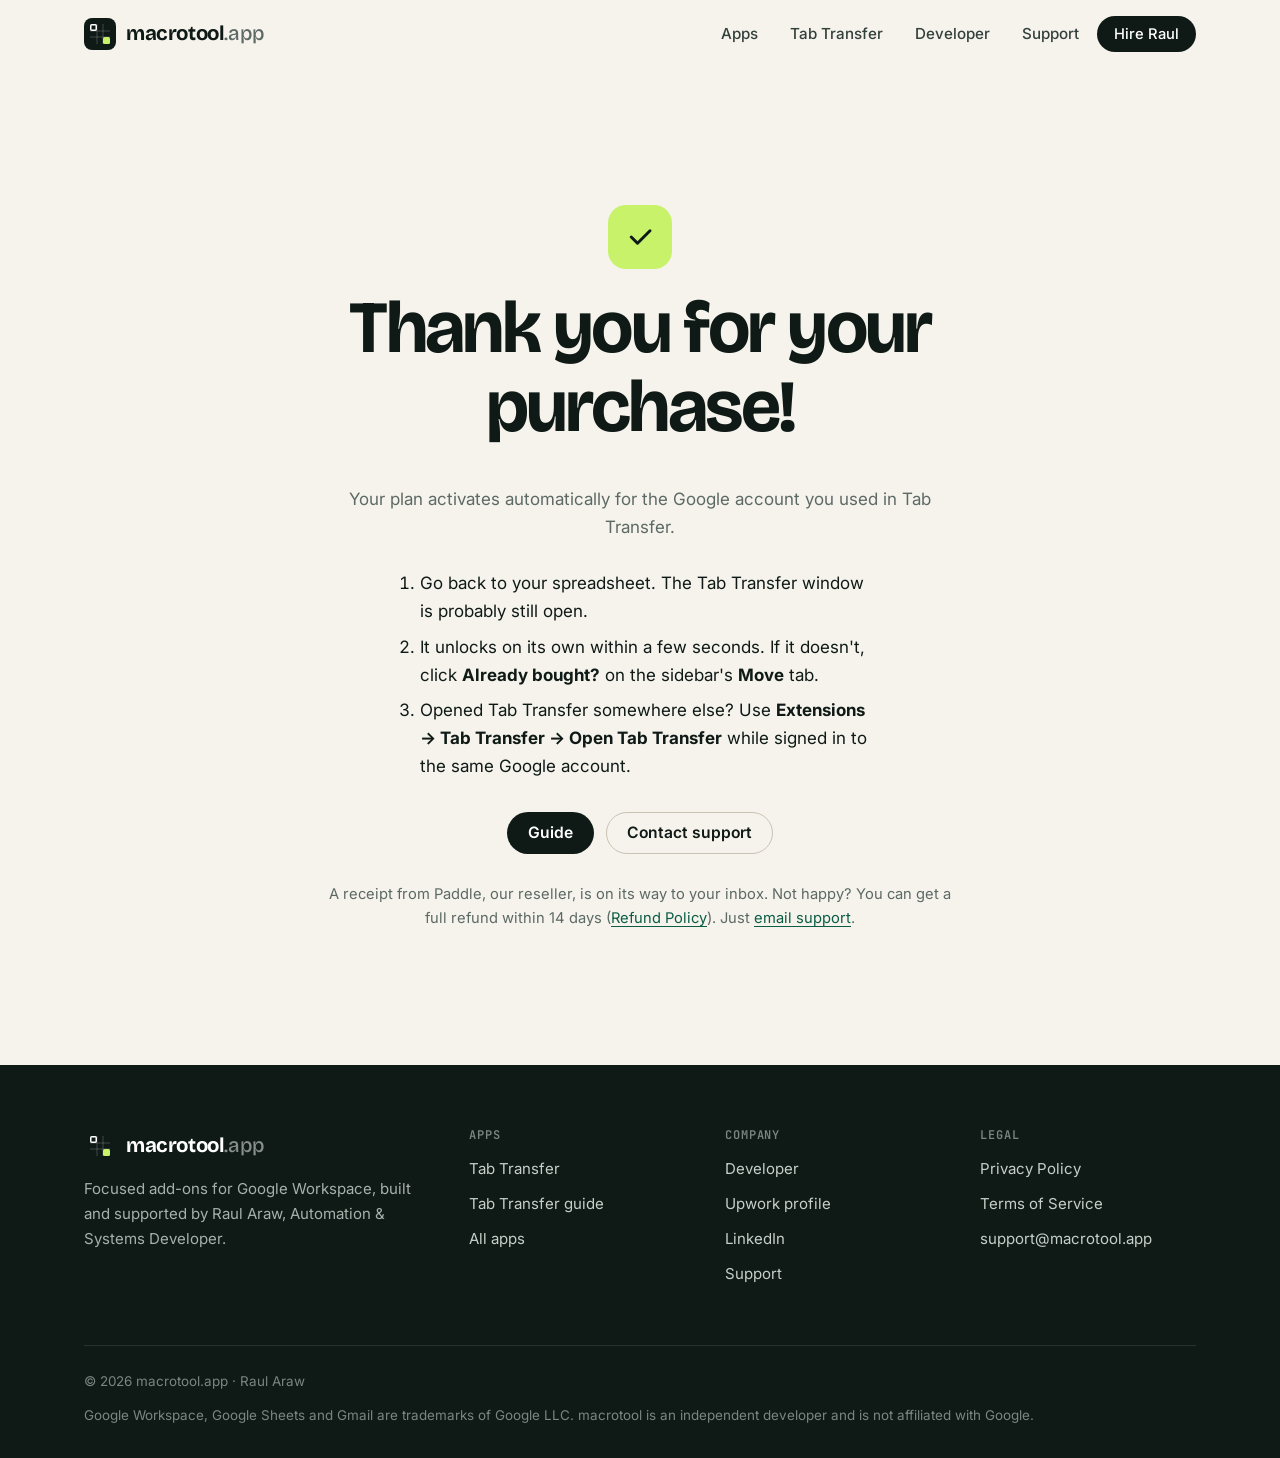
<file: apps/tab-transfer/thanks/index.html>
<!doctype html>
<html lang="en" class="no-js">
<head>
<meta charset="utf-8">
<meta name="viewport" content="width=device-width, initial-scale=1">
<title>Thank you | Tab Transfer purchase | macrotool</title>
<meta name="description" content="Your Tab Transfer purchase.">
<meta name="robots" content="noindex">
<link rel="canonical" href="https://macrotool.app/apps/tab-transfer/thanks/">
<meta property="og:type" content="website">
<meta property="og:site_name" content="macrotool">
<meta property="og:title" content="Thank you | Tab Transfer purchase">
<meta property="og:description" content="Your Tab Transfer purchase.">
<meta property="og:url" content="https://macrotool.app/apps/tab-transfer/thanks/">
<meta property="og:image" content="https://macrotool.app/assets/img/og-image.png">
<meta name="twitter:card" content="summary_large_image">
<meta name="theme-color" content="#f5f3ec">
<link rel="icon" href="../../../favicon.svg" type="image/svg+xml">
<link rel="apple-touch-icon" href="../../../assets/img/apple-touch-icon.png">
<link rel="preconnect" href="https://fonts.googleapis.com">
<link rel="preconnect" href="https://fonts.gstatic.com" crossorigin>
<link href="https://fonts.googleapis.com/css2?family=Bricolage+Grotesque:opsz,wght@12..96,500;12..96,600;12..96,700&family=Inter:wght@400;500;600;700&family=JetBrains+Mono:wght@400;500;600&display=swap" rel="stylesheet">
<link rel="stylesheet" href="../../../assets/css/style.css">
<script>document.documentElement.classList.remove('no-js')</script>
</head>
<body>
<a class="skip" href="#main">Skip to content</a>
<header class="site-header">
  <nav class="wrap nav" aria-label="Main">
    <a class="brand" href="../../../index.html" aria-label="macrotool home"><svg viewBox="0 0 32 32" aria-hidden="true"><rect width="32" height="32" rx="8" fill="#0f1a17"/><path d="M6 13h20M6 19h20M13 6v20M19 6v20" stroke="#fff" stroke-opacity=".2" stroke-width="1"/><rect x="6.75" y="6.75" width="5.5" height="5.5" rx="1" fill="none" stroke="#fff" stroke-width="1.5"/><rect x="19" y="19" width="7" height="7" rx="1.5" fill="#c8f26a"/></svg><span>macrotool<span class="tld">.app</span></span></a>
    <button class="nav-toggle" aria-label="Open menu" aria-expanded="false" aria-controls="nav-links"><svg viewBox="0 0 24 24" fill="none" stroke="currentColor" stroke-width="2" stroke-linecap="round" aria-hidden="true"><path d="M4 7h16M4 12h16M4 17h16"/></svg></button>
    <ul class="nav-links" id="nav-links"><li><a href="../../../index.html#apps">Apps</a></li><li><a href="../../../apps/tab-transfer/">Tab Transfer</a></li><li><a href="../../../index.html#developer">Developer</a></li><li><a href="../../../support/">Support</a></li><li><a class="btn btn-primary" href="https://www.upwork.com/freelancers/~010acf1b6183b365bc?mp_source=share" target="_blank" rel="noopener">Hire Raul</a></li></ul>
  </nav>
</header>
<main id="main">
<section class="section">
  <div class="wrap">
    <div id="thanks" class="thanks pending" aria-live="polite">
      <div class="state-ico" aria-hidden="true"><svg viewBox="0 0 24 24" fill="none" stroke="currentColor" stroke-width="2.2" stroke-linecap="round" stroke-linejoin="round"><circle cx="12" cy="12" r="9"/><path d="M12 7v5l3 2"/></svg></div>
      <h1 id="t-title">Confirming your payment…</h1>
      <p id="t-text" style="color:var(--muted)">This only takes a moment.</p>
      <ol id="t-steps" hidden>
        <li>Go back to your spreadsheet. The Tab Transfer window is probably still open.</li>
        <li>It unlocks on its own within a few seconds. If it doesn't, click <b>Already bought?</b> on the sidebar's <b>Move</b> tab.</li>
        <li>Opened Tab Transfer somewhere else? Use <b>Extensions &rarr; Tab Transfer &rarr; Open Tab Transfer</b> while signed in to the same Google account.</li>
      </ol>
      <div class="hero-actions" style="justify-content:center;margin-top:32px">
        <a class="btn btn-primary" href="../help/">Guide</a>
        <a class="btn btn-ghost" href="../../../support/">Contact support</a>
      </div>
      <p style="margin-top:28px;color:var(--muted);font-size:.92rem">A receipt from Paddle, our reseller, is on its way to your inbox. Not happy? You can get a full refund within 14 days (<a href="../../../refunds/">Refund Policy</a>). Just <a href="mailto:support@macrotool.app">email support</a>.</p>
    </div>
  </div>
</section>
<script>
(function () {
  var API = 'https://api.macrotool.app';
  var box = document.getElementById('thanks');
  var title = document.getElementById('t-title');
  var text = document.getElementById('t-text');
  var steps = document.getElementById('t-steps');
  var ICON_OK = '<svg viewBox="0 0 24 24" fill="none" stroke="currentColor" stroke-width="2.4" stroke-linecap="round" stroke-linejoin="round"><path d="M5 12l5 5L20 7"/></svg>';
  var ICON_ERR = '<svg viewBox="0 0 24 24" fill="none" stroke="currentColor" stroke-width="2.2" stroke-linecap="round"><circle cx="12" cy="12" r="9"/><path d="M12 8v5M12 16.5v.01"/></svg>';
  var qs = new URLSearchParams(location.search);
  var id = qs.get('txn') || '';
  var sandbox = qs.get('env') === 'sandbox';

  function show(state, t, msg, email) {
    box.className = 'thanks ' + state;
    if (state !== 'pending') box.querySelector('.state-ico').innerHTML = state === 'error' ? ICON_ERR : ICON_OK;
    title.textContent = t;
    text.textContent = msg;
    if (email) {
      text.textContent = '';
      text.append(msg + ' ');
      var code = document.createElement('span'); code.className = 'who'; code.textContent = email;
      text.append(code, '.');
    }
    steps.hidden = state !== 'ok';
  }

  if (!/^txn_[a-z0-9]{10,40}$/.test(id)) {
    show('ok', 'Thank you for your purchase!', 'Your plan activates automatically for the Google account you used in Tab Transfer.');
    return;
  }
  var tries = 0;
  (function check() {
    fetch(API + '/v1/session?id=' + encodeURIComponent(id) + (sandbox ? '&env=sandbox' : ''))
      .then(function (r) { return r.json(); })
      .then(function (d) {
        if (d.paid) show('ok', 'You\u2019re all set. Thank you!', 'Tab Transfer ' + (d.plan === 'ultra' ? 'Ultra' : 'Pro') + (d.kind === 'upgrade' ? ' (upgraded from Pro)' : '') + ' is active for', d.email);
        else if (++tries < 10) setTimeout(check, 3000);
        else show('pending', 'Payment still processing', 'Some payment methods take a little longer. Your license activates as soon as Paddle confirms the payment. You can close this page.');
      })
      .catch(function () {
        show('ok', 'Thank you for your purchase!', 'Your plan activates automatically for the Google account you used in Tab Transfer. If it hasn\u2019t after a few minutes, email support@macrotool.app.');
      });
  })();
})();
</script>
</main>
<footer class="site-footer">
  <div class="wrap">
    <div class="foot-grid">
      <div>
        <a class="brand" href="../../../index.html"><svg viewBox="0 0 32 32" aria-hidden="true"><rect width="32" height="32" rx="8" fill="#0f1a17"/><path d="M6 13h20M6 19h20M13 6v20M19 6v20" stroke="#fff" stroke-opacity=".2" stroke-width="1"/><rect x="6.75" y="6.75" width="5.5" height="5.5" rx="1" fill="none" stroke="#fff" stroke-width="1.5"/><rect x="19" y="19" width="7" height="7" rx="1.5" fill="#c8f26a"/></svg><span>macrotool<span class="tld">.app</span></span></a>
        <p style="max-width:30em">Focused add-ons for Google Workspace, built and supported by Raul Araw, Automation &amp; Systems Developer.</p>
      </div>
      <div><h4>Apps</h4><ul><li><a href="../../../apps/tab-transfer/">Tab Transfer</a></li><li><a href="../../../apps/tab-transfer/help/">Tab Transfer guide</a></li><li><a href="../../../index.html#apps">All apps</a></li></ul></div>
      <div><h4>Company</h4><ul><li><a href="../../../index.html#developer">Developer</a></li><li><a href="https://www.upwork.com/freelancers/~010acf1b6183b365bc?mp_source=share" target="_blank" rel="noopener">Upwork profile</a></li><li><a href="https://www.linkedin.com/in/raularaw/" target="_blank" rel="noopener me">LinkedIn</a></li><li><a href="../../../support/">Support</a></li></ul></div>
      <div><h4>Legal</h4><ul><li><a href="../../../privacy/">Privacy Policy</a></li><li><a href="../../../terms/">Terms of Service</a></li><li><a href="mailto:support@macrotool.app">support@macrotool.app</a></li></ul></div>
    </div>
    <div class="foot-bottom"><span>&copy; <span data-year>2026</span> macrotool.app &middot; Raul Araw</span><span>Google Workspace, Google Sheets and Gmail are trademarks of Google LLC. macrotool is an independent developer and is not affiliated with Google.</span></div>
  </div>
</footer>
<script src="../../../assets/js/main.js" defer></script>
</body>
</html>
</file>
<file: assets/css/style.css>
/* macrotool.app — shared styles */
:root {
  --ink: #0f1a17;
  --ink-2: #33403c;
  --muted: #5d6965;
  --paper: #f5f3ec;
  --paper-2: #ece9df;
  --surface: #ffffff;
  --line: #ddd8cb;
  --line-2: #c9c3b3;
  --green: #0b5d46;
  --green-2: #0f7a5c;
  --green-deep: #08362a;
  --lime: #c8f26a;
  --lime-2: #e6fab4;
  --amber: #f2b33d;
  --radius: 14px;
  --radius-sm: 8px;
  --shadow: 0 1px 0 rgba(15, 26, 23, .04), 0 12px 32px -12px rgba(15, 26, 23, .18);
  --font-display: "Bricolage Grotesque", "Segoe UI", system-ui, sans-serif;
  --font-body: "Inter", "Segoe UI", system-ui, sans-serif;
  --font-mono: "JetBrains Mono", ui-monospace, "Cascadia Code", Consolas, monospace;
  --wrap: 1160px;
  color-scheme: light;
}

*, *::before, *::after { box-sizing: border-box; }
html { scroll-behavior: smooth; -webkit-text-size-adjust: 100%; }
body {
  margin: 0;
  background: var(--paper);
  color: var(--ink);
  font: 400 17px/1.65 var(--font-body);
  -webkit-font-smoothing: antialiased;
  overflow-x: hidden;
}
/* keep the page from scrolling sideways on phones (clip keeps the sticky header working) */
html, body { overflow-x: clip; }
img { max-width: 100%; display: block; }
a { color: var(--green); text-underline-offset: 3px; }
a:hover { color: var(--green-2); }
:focus-visible { outline: 3px solid var(--green-2); outline-offset: 3px; border-radius: 4px; }
h1, h2, h3, h4 { font-family: var(--font-display); line-height: 1.08; letter-spacing: -.02em; margin: 0 0 .5em; font-weight: 700; }
h1 { font-size: clamp(2.5rem, 6vw, 4.6rem); letter-spacing: -.035em; }
h2 { font-size: clamp(1.9rem, 3.6vw, 2.8rem); letter-spacing: -.03em; }
h3 { font-size: 1.3rem; letter-spacing: -.01em; }
p { margin: 0 0 1em; }
code, kbd, .mono { font-family: var(--font-mono); font-size: .88em; }
code { background: var(--paper-2); padding: .12em .4em; border-radius: 5px; }
kbd { border: 1px solid var(--line-2); border-bottom-width: 2px; border-radius: 5px; padding: .05em .4em; background: var(--surface); }

.wrap { width: 100%; max-width: var(--wrap); margin: 0 auto; padding: 0 24px; }
@media (max-width: 600px) { .wrap { padding: 0 16px; } body { font-size: 16px; } }

.skip { position: absolute; left: -999px; top: 8px; background: var(--ink); color: #fff; padding: 8px 14px; border-radius: 8px; z-index: 100; }
.skip:focus { left: 8px; }

/* ---------- header ---------- */
.site-header {
  position: sticky; top: 0; z-index: 50;
  background: color-mix(in srgb, var(--paper) 88%, transparent);
  backdrop-filter: saturate(1.4) blur(10px);
  -webkit-backdrop-filter: saturate(1.4) blur(10px);
  border-bottom: 1px solid transparent;
  transition: border-color .2s;
}
.site-header.scrolled { border-bottom-color: var(--line); }
.nav { display: flex; align-items: center; justify-content: space-between; height: 68px; gap: 16px; }
.brand { display: inline-flex; align-items: center; gap: 10px; text-decoration: none; color: var(--ink); font-family: var(--font-display); font-weight: 700; font-size: 1.28rem; letter-spacing: -.02em; }
.brand:hover { color: var(--ink); }
.brand svg { width: 32px; height: 32px; flex: none; }
.brand .tld { color: var(--muted); font-weight: 500; }
.nav-links { display: flex; align-items: center; gap: 4px; list-style: none; margin: 0; padding: 0; }
.nav-links a { display: block; padding: 8px 14px; border-radius: 999px; text-decoration: none; color: var(--ink-2); font-weight: 500; font-size: .95rem; }
.nav-links a:hover, .nav-links a[aria-current="page"] { background: var(--paper-2); color: var(--ink); }
.nav-toggle { display: none; background: none; border: 1px solid var(--line-2); border-radius: 10px; width: 42px; height: 42px; cursor: pointer; color: var(--ink); }
.nav-toggle svg { width: 20px; height: 20px; }
@media (max-width: 820px) {
  .nav-toggle { display: inline-grid; place-items: center; }
  .nav-links { position: absolute; top: 68px; left: 0; right: 0; flex-direction: column; align-items: stretch; background: var(--paper); border-bottom: 1px solid var(--line); padding: 8px 16px 16px; display: none; }
  .nav-links.open { display: flex; }
  .nav-links a { padding: 12px 14px; }
  .nav-links .btn { margin-top: 6px; text-align: center; justify-content: center; }
}

/* ---------- buttons ---------- */
.btn {
  display: inline-flex; align-items: center; gap: 8px;
  padding: 12px 20px; border-radius: 999px; border: 1px solid transparent;
  font: 600 .98rem/1 var(--font-body); text-decoration: none; cursor: pointer;
  transition: transform .15s ease, background .15s, box-shadow .15s, color .15s;
}
.btn svg { width: 18px; height: 18px; }
.btn-primary { background: var(--ink); color: #fff; }
.btn-primary:hover { background: var(--green); color: #fff; transform: translateY(-1px); }
.btn-lime { background: var(--lime); color: var(--ink); }
.btn-lime:hover { background: #d6f78a; color: var(--ink); transform: translateY(-1px); }
.btn-ghost { background: transparent; color: var(--ink); border-color: var(--line-2); }
.btn-ghost:hover { border-color: var(--ink); color: var(--ink); }
.btn-ghost-light { color: #fff; border-color: rgba(255,255,255,.3); background: transparent; }
.btn-ghost-light:hover { color: #fff; border-color: #fff; }
.nav-links .btn { padding: 10px 16px; font-size: .92rem; }
.nav-links .btn-primary, .nav-links .btn-primary:hover { color: #fff; }

/* ---------- labels / cell references ---------- */
.cellref {
  display: inline-flex; align-items: center; gap: 10px;
  font: 500 .78rem/1 var(--font-mono); letter-spacing: .04em; text-transform: uppercase; color: var(--muted);
  margin-bottom: 18px;
}
.cellref b { display: inline-grid; place-items: center; min-width: 30px; height: 22px; padding: 0 6px; border: 1.5px solid var(--green); color: var(--green); border-radius: 4px; font-weight: 600; background: var(--surface); }
.on-dark .cellref { color: rgba(255,255,255,.6); }
.on-dark .cellref b { border-color: var(--lime); color: var(--lime); background: transparent; }

/* ---------- hero ---------- */
.hero { position: relative; padding: 72px 0 96px; overflow: hidden; }
.grid-bg {
  position: absolute; inset: 0; z-index: -1; pointer-events: none;
  background-image:
    linear-gradient(var(--line) 1px, transparent 1px),
    linear-gradient(90deg, var(--line) 1px, transparent 1px);
  background-size: 120px 34px;
  background-position: -1px -1px;
  mask-image: radial-gradient(ellipse 80% 70% at 70% 30%, #000 20%, transparent 75%);
  -webkit-mask-image: radial-gradient(ellipse 80% 70% at 70% 30%, #000 20%, transparent 75%);
  opacity: .7;
}
.hero-inner { display: grid; grid-template-columns: 1.05fr .95fr; gap: 56px; align-items: center; }
.hero h1 .hl { position: relative; white-space: nowrap; }
.hero h1 .hl::after { content: ""; position: absolute; left: -4px; right: -4px; bottom: .06em; height: .32em; background: var(--lime); z-index: -1; border-radius: 3px; }
.hero .lede { font-size: 1.2rem; color: var(--ink-2); max-width: 34em; }
.hero-actions { display: flex; flex-wrap: wrap; gap: 12px; margin-top: 28px; }
.hero-meta { display: flex; flex-wrap: wrap; gap: 8px 22px; margin-top: 32px; color: var(--muted); font-size: .92rem; }
.hero-meta span { display: inline-flex; align-items: center; gap: 8px; }
.hero-meta svg { width: 16px; height: 16px; color: var(--green); }
@media (max-width: 960px) { .hero-inner { grid-template-columns: 1fr; gap: 44px; } .hero { padding: 48px 0 72px; } }

/* formula bar + sheet mock */
.sheet {
  background: var(--surface); border: 1px solid var(--line-2); border-radius: var(--radius);
  box-shadow: var(--shadow); overflow: hidden; font-size: .86rem;
}
.sheet-bar { display: flex; align-items: center; gap: 0; border-bottom: 1px solid var(--line); font-family: var(--font-mono); font-size: .8rem; }
.sheet-bar .ref { padding: 10px 14px; border-right: 1px solid var(--line); color: var(--muted); min-width: 64px; }
.sheet-bar .fx { padding: 10px 12px; color: var(--muted); font-style: italic; border-right: 1px solid var(--line); }
.sheet-bar .formula { padding: 10px 14px; color: var(--ink); white-space: nowrap; overflow: hidden; text-overflow: ellipsis; flex: 1; }
.formula .fn { color: var(--green); font-weight: 600; }
.formula .str { color: #a2541b; }
.caret { display: inline-block; width: 2px; height: 1.05em; background: var(--ink); vertical-align: -2px; margin-left: 1px; animation: blink 1.1s steps(1) infinite; }
@keyframes blink { 50% { opacity: 0; } }

.sheet table { width: 100%; border-collapse: collapse; table-layout: fixed; }
.sheet th, .sheet td { border-right: 1px solid var(--line); border-bottom: 1px solid var(--line); padding: 8px 10px; text-align: left; white-space: nowrap; overflow: hidden; text-overflow: ellipsis; }
.sheet th { background: var(--paper); font: 500 .74rem/1 var(--font-mono); color: var(--muted); text-align: center; padding: 6px; }
.sheet th:first-child, .sheet td:first-child { width: 38px; text-align: center; background: var(--paper); color: var(--muted); font: 500 .74rem/1 var(--font-mono); }
.sheet tr.head td { font-weight: 600; background: #fbfaf6; }
.sheet td:last-child, .sheet th:last-child { border-right: 0; }
.pill { display: inline-block; padding: 2px 10px; border-radius: 999px; font-size: .76rem; font-weight: 600; }
.pill.wait { background: #fdf0d2; color: #8a5a00; }
.pill.go { background: var(--lime-2); color: #2c5300; }
.pill.done { background: #dcefe8; color: var(--green); }
.pill.neutral { background: var(--paper-2); color: var(--ink-2); }
.sheet-tabs { display: flex; gap: 2px; padding: 6px 8px 0; background: var(--paper); border-top: 1px solid var(--line); font-size: .8rem; }
.sheet-tabs span { padding: 7px 14px; border-radius: 8px 8px 0 0; color: var(--muted); display: inline-flex; gap: 6px; align-items: center; }
.sheet-tabs span.active { background: var(--surface); color: var(--green); font-weight: 600; box-shadow: inset 0 2px 0 var(--green); }
.sheet-tabs .count { font: 600 .7rem/1 var(--font-mono); background: var(--paper-2); padding: 3px 6px; border-radius: 6px; color: var(--ink-2); }

/* animated transfer demo */
.demo tr.mover td { transition: background .3s; }
.demo.play tr.mover { animation: moveRow 6s ease-in-out infinite; }
.demo.play tr.mover .status-a { animation: swapA 6s steps(1) infinite; }
.demo.play tr.mover .status-b { animation: swapB 6s steps(1) infinite; }
.demo.play .count-done { animation: bump 6s ease infinite; }
.swap { display: inline-grid; }
.swap > * { grid-area: 1 / 1; justify-self: start; }
.status-b { opacity: 0; }
@keyframes swapA { 0%, 24% { opacity: 1; } 25%, 100% { opacity: 0; } }
@keyframes swapB { 0%, 24% { opacity: 0; } 25%, 100% { opacity: 1; } }
@keyframes moveRow {
  0%, 24% { opacity: 1; transform: none; background: transparent; }
  25%, 45% { background: var(--lime-2); opacity: 1; transform: none; }
  62% { opacity: 0; transform: translateX(40px); }
  63%, 88% { opacity: 0; transform: translateX(-20px); }
  100% { opacity: 1; transform: none; }
}
@keyframes bump {
  0%, 60% { background: var(--paper-2); color: var(--ink-2); }
  64%, 86% { background: var(--green); color: #fff; }
  100% { background: var(--paper-2); color: var(--ink-2); }
}
@media (prefers-reduced-motion: reduce) {
  .demo.play tr.mover, .demo.play .count-done, .caret { animation: none !important; }
}

/* floating chips around hero mock */
.mock-wrap { position: relative; }
.chip {
  position: absolute; z-index: 2; background: var(--ink); color: #fff; border-radius: 12px; padding: 10px 14px;
  font-size: .82rem; line-height: 1.3; box-shadow: var(--shadow); display: flex; gap: 10px; align-items: center;
}
.chip svg { width: 18px; height: 18px; color: var(--lime); flex: none; }
.chip small { display: block; color: rgba(255,255,255,.6); font-size: .74rem; }
.chip-a { right: -18px; top: -22px; }
.chip-b { left: -22px; bottom: -26px; background: var(--surface); color: var(--ink); border: 1px solid var(--line-2); }
.chip-b svg { color: var(--green); }
.chip-b small { color: var(--muted); }
@media (max-width: 600px) { .chip-a { right: 6px; top: -30px; } .chip-b { left: 6px; bottom: -34px; } }

/* ---------- sections ---------- */
.section { padding: 96px 0; }
.section-tight { padding: 64px 0; }
.section-head { max-width: 680px; margin-bottom: 48px; }
.section-head p { color: var(--muted); font-size: 1.08rem; }
.dark { background: var(--green-deep); color: #e8efe9; }
.dark h2, .dark h3 { color: #fff; }
.dark a { color: var(--lime); }
.band { border-top: 1px solid var(--line); border-bottom: 1px solid var(--line); background: var(--surface); }
@media (max-width: 600px) { .section { padding: 64px 0; } }

/* app cards */
.apps-grid { display: grid; grid-template-columns: repeat(3, 1fr); gap: 20px; }
.app-card {
  position: relative; display: flex; flex-direction: column; background: var(--surface); border: 1px solid var(--line);
  border-radius: var(--radius); padding: 28px; text-decoration: none; color: var(--ink); min-height: 300px;
  transition: transform .2s ease, box-shadow .2s, border-color .2s;
}
a.app-card:hover { transform: translateY(-3px); box-shadow: var(--shadow); border-color: var(--line-2); color: var(--ink); }
.app-card.featured { grid-column: span 2; background: var(--ink); color: #e8efe9; border-color: var(--ink); display: grid; grid-template-columns: 1fr 1fr; gap: 28px; align-items: center; }
.app-card.featured h3 { color: #fff; font-size: 1.9rem; }
.app-card.featured p { color: rgba(232,239,233,.78); }
a.app-card.featured:hover { color: #e8efe9; border-color: var(--green); }
.app-icon { width: 56px; height: 56px; border-radius: 14px; display: grid; place-items: center; margin-bottom: 18px; }
.app-icon svg { width: 56px; height: 56px; }
.app-tag { display: inline-flex; align-items: center; gap: 6px; font: 600 .72rem/1 var(--font-mono); text-transform: uppercase; letter-spacing: .06em; padding: 6px 10px; border-radius: 999px; margin-bottom: 14px; }
.app-tag.live { background: var(--lime); color: var(--ink); }
.app-tag.soon { background: var(--paper-2); color: var(--muted); }
.app-card .more { margin-top: auto; padding-top: 16px; font-weight: 600; display: inline-flex; align-items: center; gap: 6px; color: var(--green); }
.app-card.featured .more { color: var(--lime); }
.app-card .more svg { width: 18px; height: 18px; transition: transform .2s; }
a.app-card:hover .more svg { transform: translateX(4px); }
.app-card.ghost { border-style: dashed; background: transparent; }
.app-card.ghost h3 { color: var(--ink-2); }
.app-card.ghost p { color: var(--muted); }
.featured .sheet { color: var(--ink); font-size: .8rem; }
@media (max-width: 960px) {
  .apps-grid { grid-template-columns: 1fr 1fr; }
  .app-card.featured { grid-column: span 2; grid-template-columns: 1fr; }
}
@media (max-width: 640px) {
  .apps-grid { grid-template-columns: 1fr; }
  .app-card.featured { grid-column: auto; }
}

/* pillars */
.pillars { display: grid; grid-template-columns: repeat(3, 1fr); gap: 0; border-top: 1px solid var(--line); }
.pillar { padding: 32px 28px 8px 0; border-right: 1px solid var(--line); }
.pillar + .pillar { padding-left: 28px; }
.pillar:last-child { border-right: 0; }
.pillar .num { font: 600 .8rem/1 var(--font-mono); color: var(--green); margin-bottom: 16px; display: block; }
.pillar p { color: var(--muted); }
@media (max-width: 820px) {
  .pillars { grid-template-columns: 1fr; }
  .pillar, .pillar + .pillar { padding: 24px 0 4px; border-right: 0; border-bottom: 1px solid var(--line); }
}

/* developer */
.dev { display: grid; grid-template-columns: 380px 1fr; gap: 64px; align-items: start; }
.dev-photo { position: relative; }
.dev-photo img { border-radius: 18px; aspect-ratio: 1 / 1; object-fit: cover; width: 100%; filter: saturate(.95); }
.dev-photo::before { content: ""; position: absolute; inset: 14px -14px -14px 14px; border: 1.5px solid var(--lime); border-radius: 18px; z-index: -1; }
.badge-row { display: flex; flex-wrap: wrap; gap: 10px; margin: 18px 0 26px; }
.badge {
  display: inline-flex; align-items: center; gap: 8px; padding: 8px 14px; border-radius: 999px;
  background: rgba(255,255,255,.07); border: 1px solid rgba(255,255,255,.14); font-size: .88rem; color: #fff;
}
.badge svg { width: 16px; height: 16px; color: var(--lime); }
.dev h2 { margin-bottom: .2em; }
.dev .role { font-family: var(--font-mono); color: var(--lime); font-size: .95rem; letter-spacing: .02em; }
.dev .bio { color: rgba(232,239,233,.82); font-size: 1.06rem; max-width: 40em; }
.skills { display: grid; grid-template-columns: repeat(2, 1fr); gap: 2px; margin: 32px 0; border-radius: 12px; overflow: hidden; }
.skill { background: rgba(255,255,255,.05); padding: 18px 20px; }
.skill h4 { font-size: 1rem; color: #fff; margin-bottom: .3em; letter-spacing: 0; }
.skill p { margin: 0; color: rgba(232,239,233,.68); font-size: .9rem; line-height: 1.5; }
.dev-photo .caption { margin-top: 26px; font-size: .9rem; color: rgba(232,239,233,.65); }
.dev-photo .caption strong { color: #fff; display: block; font-size: 1.05rem; }
@media (max-width: 900px) {
  .dev { grid-template-columns: 1fr; gap: 40px; }
  .dev-photo { max-width: 320px; }
}
@media (max-width: 560px) { .skills { grid-template-columns: 1fr; } }

/* work list */
.work { list-style: none; padding: 0; margin: 0; counter-reset: w; }
.work li { display: grid; grid-template-columns: 64px 1fr; gap: 16px; padding: 20px 0; border-top: 1px solid rgba(255,255,255,.12); }
.work li::before { counter-increment: w; content: "0" counter(w); font: 600 .85rem/1.9 var(--font-mono); color: var(--lime); }
.work h4 { margin: 0 0 .25em; font-size: 1.05rem; color: #fff; letter-spacing: 0; }
.work p { margin: 0; color: rgba(232,239,233,.7); font-size: .94rem; }

/* CTA band */
.cta { background: var(--lime); border-radius: 22px; padding: 56px; display: grid; grid-template-columns: 1fr auto; gap: 32px; align-items: center; }
.cta h2 { margin: 0 0 .25em; }
.cta p { margin: 0; color: var(--ink-2); }
@media (max-width: 760px) { .cta { grid-template-columns: 1fr; padding: 36px 24px; } }

/* ---------- product page ---------- */
.crumbs { font-size: .88rem; color: var(--muted); margin-bottom: 22px; }
.crumbs a { color: var(--muted); }
.product-hero h1 { font-size: clamp(2.6rem, 6vw, 4.4rem); }
.product-title { display: flex; align-items: center; gap: 18px; margin-bottom: 18px; }
.product-title svg { width: 64px; height: 64px; flex: none; }
.product-title h1 { margin: 0; }
.status-line { display: flex; flex-wrap: wrap; gap: 8px; margin-bottom: 22px; }

.features { display: grid; grid-template-columns: repeat(3, 1fr); gap: 20px; }
.feature { background: var(--surface); border: 1px solid var(--line); border-radius: var(--radius); padding: 26px; }
.feature .ic { width: 44px; height: 44px; border-radius: 12px; display: grid; place-items: center; background: var(--lime-2); color: var(--green); margin-bottom: 16px; }
.feature .ic svg { width: 22px; height: 22px; }
.feature h3 { font-size: 1.12rem; margin-bottom: .4em; }
.feature p { color: var(--muted); font-size: .95rem; margin: 0; }
@media (max-width: 900px) { .features { grid-template-columns: 1fr 1fr; } }
@media (max-width: 600px) { .features { grid-template-columns: 1fr; } }

.steps { list-style: none; padding: 0; margin: 0; display: grid; grid-template-columns: repeat(4, 1fr); gap: 20px; counter-reset: s; }
.steps li { position: relative; padding-top: 52px; }
.steps li::before { counter-increment: s; content: counter(s); position: absolute; top: 0; left: 0; width: 38px; height: 38px; border-radius: 50%; background: var(--ink); color: var(--lime); display: grid; place-items: center; font: 700 1rem/1 var(--font-display); }
.steps li::after { content: ""; position: absolute; top: 19px; left: 50px; right: -10px; height: 1px; background: var(--line-2); }
.steps li:last-child::after { display: none; }
.steps h3 { font-size: 1.1rem; }
.steps p { color: var(--muted); font-size: .95rem; }
@media (max-width: 900px) { .steps { grid-template-columns: 1fr 1fr; } .steps li::after { display: none; } }
@media (max-width: 560px) { .steps { grid-template-columns: 1fr; } }

.split { display: grid; grid-template-columns: 1fr 1fr; gap: 56px; align-items: center; }
@media (max-width: 900px) { .split { grid-template-columns: 1fr; gap: 36px; } }

.check-list { list-style: none; padding: 0; margin: 0 0 1em; }
.check-list li { position: relative; padding-left: 32px; margin-bottom: 12px; }
.check-list li::before { content: ""; position: absolute; left: 0; top: .32em; width: 20px; height: 20px; border-radius: 6px; background: var(--lime) url("data:image/svg+xml,%3Csvg xmlns='http://www.w3.org/2000/svg' viewBox='0 0 24 24' fill='none' stroke='%230f1a17' stroke-width='3' stroke-linecap='round' stroke-linejoin='round'%3E%3Cpath d='M5 12l5 5L20 7'/%3E%3C/svg%3E") center/13px no-repeat; }
.dark .check-list li::before { background-color: var(--lime); }

/* email mock */
.mail { background: var(--surface); border: 1px solid var(--line-2); border-radius: var(--radius); box-shadow: var(--shadow); overflow: hidden; color: var(--ink); }
.mail-head { padding: 16px 20px; border-bottom: 1px solid var(--line); font-size: .88rem; }
.mail-head .subj { font-weight: 700; font-size: 1.02rem; margin-bottom: 4px; }
.mail-head .from { color: var(--muted); }
.mail-body { padding: 18px 20px; font-size: .92rem; }
.mail-body table { border-collapse: collapse; margin-top: 10px; font-size: .86rem; }
.mail-body td { padding: 6px 10px; border-bottom: 1px solid var(--line); }
.mail-body td:first-child { background: #f1f5f4; font-weight: 600; color: #24403b; }
.token { font-family: var(--font-mono); font-size: .8em; background: var(--lime-2); color: #2c5300; padding: 1px 6px; border-radius: 4px; }

/* permissions table */
.perm { width: 100%; border-collapse: collapse; background: var(--surface); border: 1px solid var(--line); border-radius: var(--radius); overflow: hidden; font-size: .95rem; }
.perm th, .perm td { text-align: left; padding: 14px 18px; border-bottom: 1px solid var(--line); vertical-align: top; }
.perm th { background: var(--paper); font-size: .78rem; text-transform: uppercase; letter-spacing: .06em; color: var(--muted); font-weight: 600; }
.perm tr:last-child td { border-bottom: 0; }
.perm code { font-size: .78rem; word-break: break-all; }
.table-scroll { overflow-x: auto; border-radius: var(--radius); }

/* FAQ */
.faq { border-top: 1px solid var(--line); }
.faq details { border-bottom: 1px solid var(--line); }
.faq summary { list-style: none; cursor: pointer; padding: 22px 44px 22px 0; position: relative; font-family: var(--font-display); font-weight: 600; font-size: 1.15rem; letter-spacing: -.01em; }
.faq summary::-webkit-details-marker { display: none; }
.faq summary::after { content: "+"; position: absolute; right: 4px; top: 50%; transform: translateY(-50%); font: 400 1.6rem/1 var(--font-body); color: var(--green); transition: transform .2s; }
.faq details[open] summary::after { transform: translateY(-50%) rotate(45deg); }
.faq .ans { padding: 0 0 22px; color: var(--ink-2); max-width: 760px; }

/* ---------- docs / legal ---------- */
.doc-layout { display: grid; grid-template-columns: 240px 1fr; gap: 64px; align-items: start; padding: 56px 0 96px; }
.toc { position: sticky; top: 96px; font-size: .92rem; }
.toc h4 { font: 600 .75rem/1 var(--font-mono); text-transform: uppercase; letter-spacing: .08em; color: var(--muted); margin-bottom: 14px; }
.toc ol { list-style: none; padding: 0; margin: 0; border-left: 1px solid var(--line); }
.toc a { display: block; padding: 6px 0 6px 16px; color: var(--ink-2); text-decoration: none; margin-left: -1px; border-left: 2px solid transparent; }
.toc a:hover, .toc a.active { color: var(--green); border-left-color: var(--green); }
.doc { max-width: 760px; }
.doc h1 { font-size: clamp(2.2rem, 5vw, 3.4rem); }
.doc h2 { font-size: 1.7rem; margin-top: 2.2em; padding-top: 1.2em; border-top: 1px solid var(--line); scroll-margin-top: 90px; }
.doc h3 { margin-top: 1.6em; scroll-margin-top: 90px; }
.doc ul, .doc ol { padding-left: 1.3em; }
.doc li { margin-bottom: .45em; }
.doc .meta { color: var(--muted); font-size: .95rem; }
.callout { background: var(--surface); border: 1px solid var(--line); border-left: 4px solid var(--green); border-radius: var(--radius-sm); padding: 18px 22px; margin: 1.4em 0; }
.callout.lime { border-left-color: var(--lime); background: #fbfdf3; }
.callout p:last-child { margin-bottom: 0; }
.shot { background: var(--surface); border: 1px solid var(--line); border-radius: var(--radius-sm); padding: 14px 18px; font-family: var(--font-mono); font-size: .85rem; color: var(--ink-2); margin: 1em 0; }
.shot .arrow { color: var(--green); padding: 0 6px; }
@media (max-width: 900px) {
  .doc-layout { grid-template-columns: 1fr; gap: 24px; padding-top: 32px; }
  .toc { position: static; }
  .toc ol { display: flex; flex-wrap: wrap; gap: 4px 12px; border-left: 0; }
  .toc a { padding: 4px 0; border-left: 0; }
}

/* support cards */
.support-grid { display: grid; grid-template-columns: repeat(3, 1fr); gap: 20px; }
.support-card { background: var(--surface); border: 1px solid var(--line); border-radius: var(--radius); padding: 28px; display: flex; flex-direction: column; }
.support-card .ic { width: 44px; height: 44px; border-radius: 12px; display: grid; place-items: center; background: var(--ink); color: var(--lime); margin-bottom: 18px; }
.support-card .ic svg { width: 22px; height: 22px; }
.support-card p { color: var(--muted); }
.support-card .btn { margin-top: auto; align-self: flex-start; }
@media (max-width: 900px) { .support-grid { grid-template-columns: 1fr; } }

/* ---------- footer ---------- */
.site-footer { background: var(--ink); color: rgba(232,239,233,.7); padding: 64px 0 32px; font-size: .94rem; }
.site-footer a { color: rgba(232,239,233,.85); text-decoration: none; }
.site-footer a:hover { color: var(--lime); }
.foot-grid { display: grid; grid-template-columns: 1.6fr 1fr 1fr 1fr; gap: 40px; }
.site-footer .brand { color: #fff; margin-bottom: 14px; }
.site-footer .brand .tld { color: rgba(255,255,255,.5); }
.site-footer h4 { font: 600 .75rem/1 var(--font-mono); text-transform: uppercase; letter-spacing: .08em; color: rgba(232,239,233,.5); margin-bottom: 16px; }
.site-footer ul { list-style: none; padding: 0; margin: 0; }
.site-footer li { margin-bottom: 10px; }
.foot-bottom { margin-top: 48px; padding-top: 24px; border-top: 1px solid rgba(255,255,255,.1); display: flex; flex-wrap: wrap; justify-content: space-between; gap: 12px; font-size: .84rem; color: rgba(232,239,233,.5); }
@media (max-width: 820px) { .foot-grid { grid-template-columns: 1fr 1fr; } .foot-grid > :first-child { grid-column: 1 / -1; } }

/* ---------- reveal ---------- */
.reveal { opacity: 0; transform: translateY(14px); transition: opacity .6s ease, transform .6s ease; }
.reveal.in { opacity: 1; transform: none; }
@media (prefers-reduced-motion: reduce) { .reveal { opacity: 1; transform: none; transition: none; } }
.no-js .reveal { opacity: 1; transform: none; }

/* ---------- fixes ---------- */
.dark .btn-lime, .dark .btn-lime:hover { color: var(--ink); }
.dark .btn-ghost-light, .dark .btn-ghost-light:hover { color: #fff; }
.token { white-space: nowrap; }
.mock-wrap { margin-bottom: 48px; }
.chip-b { bottom: -58px; left: 28px; }
.dev-photo img { position: relative; z-index: 1; }
.dev-photo::before { z-index: 0; }
.app-card.ghost .more { font-size: .95rem; }
@media (max-width: 600px) {
  .mock-wrap { margin-top: 36px; }
  .chip-a { top: -44px; right: 8px; }
  .chip-b { left: 8px; bottom: -60px; }
  .sheet th:nth-child(3), .sheet td:nth-child(3) { display: none; }
}
.dev-photo::before { display: none; }
.dev-photo img { box-shadow: 14px 14px 0 -1.5px var(--green-deep), 14px 14px 0 0 var(--lime); }

/* ---------- pricing */
.pricing { display: grid; grid-template-columns: 1fr 1fr; gap: 22px; max-width: 920px; }
.price-card { position: relative; background: var(--surface); border: 1px solid var(--line); border-radius: 20px; padding: 32px; display: flex; flex-direction: column; gap: 18px; box-shadow: var(--shadow); }
.price-card.pro { background: var(--ink); color: #e8efe9; border-color: var(--ink); }
.price-card.pro .check-list li { color: #e8efe9; }
.price-name { font-family: var(--font-display); font-weight: 600; font-size: 1.15rem; }
.price { display: flex; align-items: baseline; gap: 8px; }
.price .amt { font-family: var(--font-display); font-weight: 700; font-size: 3.2rem; line-height: 1; letter-spacing: -.02em; }
.price .per { color: var(--muted); font-size: .95rem; }
.price-card.pro .per { color: rgba(232,239,233,.7); }
.price-card .check-list { margin: 0; flex: 1; }
.price-card .btn { align-self: flex-start; }
.price-tag { position: absolute; top: -12px; right: 24px; background: var(--lime); color: var(--ink); font-size: .75rem; font-weight: 700; letter-spacing: .04em; text-transform: uppercase; padding: 5px 11px; border-radius: 999px; }
.price-how { margin: 0; font-size: .9rem; color: rgba(232,239,233,.78); background: rgba(255,255,255,.06); border-radius: 12px; padding: 12px 14px; }
.price-how b { color: var(--lime); font-weight: 600; }
.price-foot { margin-top: 18px; color: var(--muted); font-size: .92rem; }
@media (max-width: 760px) { .pricing { grid-template-columns: 1fr; } .price-card { padding: 26px; } }
.pricing.three { grid-template-columns: repeat(3, 1fr); max-width: 1120px; }
.pricing.three .price-card { padding: 28px; }
@media (max-width: 980px) { .pricing.three { grid-template-columns: 1fr; max-width: 560px; } }

/* ---------- thank-you page */
.thanks { max-width: 640px; margin: 0 auto; text-align: center; padding: 40px 0 24px; }
.thanks .state-ico { width: 64px; height: 64px; border-radius: 18px; display: grid; place-items: center; margin: 0 auto 20px; background: var(--lime); color: var(--ink); }
.thanks .state-ico svg { width: 30px; height: 30px; }
.thanks.pending .state-ico { background: var(--paper-2); }
.thanks.error .state-ico { background: #fde6df; color: #9b2c13; }
.thanks ol { text-align: left; margin: 28px auto 0; max-width: 480px; padding-left: 1.2em; }
.thanks ol li { margin: .45em 0; }
.thanks .who { font-family: var(--font-mono); font-size: .95rem; background: var(--surface); border: 1px solid var(--line); border-radius: 8px; padding: 2px 8px; }

/* ---------- grid children may shrink (stops the home card overflowing on phones) */
.apps-grid > *, .app-card.featured > * { min-width: 0; }
.app-card.featured .sheet { max-width: 100%; overflow: hidden; }
.app-card.featured .sheet table { width: 100%; table-layout: fixed; }
.app-card.featured .sheet td, .app-card.featured .sheet th { overflow: hidden; text-overflow: ellipsis; white-space: nowrap; }
.pay-line { font-size: .95rem; margin: -4px 0 0; }
.app-card.featured .pay-line { color: #e8efe9; }
.app-card.featured .pay-line b { color: var(--lime); }

/* ---------- advantage strip in the product hero */
.edge-strip { list-style: none; margin: 0 0 26px; padding: 0; display: flex; flex-wrap: wrap; gap: 8px; }
.edge-strip li { display: inline-flex; align-items: center; gap: 6px; padding: 6px 12px; border-radius: 999px; background: var(--surface); border: 1px solid var(--line-2); font-size: .86rem; font-weight: 500; color: var(--ink-2); }
.edge-strip li::before { content: ""; width: 7px; height: 7px; border-radius: 50%; background: var(--green-2); flex: none; }
.edge-strip li.hot { background: var(--lime); border-color: var(--lime); color: var(--ink); }
.edge-strip li.hot::before { background: var(--ink); }
.edge-strip b { font-weight: 700; }

/* ---------- comparison table */
.compare-wrap { background: var(--surface); border: 1px solid var(--line); border-radius: 20px; box-shadow: var(--shadow); overflow: hidden; }
.compare { width: 100%; border-collapse: collapse; font-size: .95rem; }
.compare th, .compare td { text-align: left; padding: 15px 18px; border-bottom: 1px solid var(--line); vertical-align: top; }
.compare tbody tr:last-child th, .compare tbody tr:last-child td { border-bottom: 0; }
.compare thead th { font-family: var(--font-display); font-size: 1rem; font-weight: 600; color: var(--ink-2); background: var(--paper); }
.compare thead th.us { background: var(--ink); color: #fff; }
.compare tbody th { font-weight: 600; color: var(--ink); width: 26%; }
.compare td { color: var(--muted); }
.compare td.us { background: #f3fbe2; color: var(--ink); }
.compare td.us b { color: var(--green); }
.compare svg { width: 16px; height: 16px; vertical-align: -3px; margin-right: 2px; }
.compare svg.ok { color: var(--green-2); }
.compare svg.no { color: #b0432a; }
.compare .sr { position: absolute; width: 1px; height: 1px; overflow: hidden; clip: rect(0 0 0 0); }
.compare-note { margin-top: 14px; color: var(--muted); font-size: .85rem; }
@media (max-width: 760px) {
  .compare thead { display: none; }
  .compare, .compare tbody, .compare tr, .compare th, .compare td { display: block; width: auto; }
  .compare tbody tr { border-bottom: 1px solid var(--line); padding: 14px 16px; }
  .compare tbody tr:last-child { border-bottom: 0; }
  .compare tbody th, .compare td { border: 0; padding: 0; }
  .compare tbody th { margin-bottom: 8px; font-size: 1rem; width: auto; }
  .compare td { display: grid; grid-template-columns: 112px 1fr; gap: 10px; padding: 6px 0; font-size: .9rem; }
  .compare td::before { content: attr(data-l); font-weight: 600; font-size: .78rem; color: var(--ink-2); padding-top: 2px; }
  .compare td.us { background: #f3fbe2; border-radius: 10px; padding: 8px 10px; margin: 0 -10px 4px; }
}

/* ---------- pay-once banner */
.pay-once { display: flex; gap: 16px; align-items: center; max-width: 1120px; margin: 0 0 30px; padding: 18px 22px; border-radius: 16px; background: var(--lime); color: var(--ink); }
.pay-once .po-ico { width: 44px; height: 44px; border-radius: 12px; background: var(--ink); color: var(--lime); display: grid; place-items: center; flex: none; }
.pay-once .po-ico svg { width: 22px; height: 22px; }
.pay-once b { display: block; font-family: var(--font-display); font-size: 1.15rem; line-height: 1.25; }
.pay-once span:not(.po-ico) { display: block; font-size: .95rem; color: var(--ink-2); margin-top: 2px; }
@media (max-width: 600px) { .pay-once { align-items: flex-start; padding: 16px; } }
.price-how.light { background: var(--surface); border: 1px solid var(--line); color: var(--ink-2); }
.price-how.light b { color: var(--green); }
@media (max-width: 600px) {
  .app-card.featured { padding: 22px; }
  .app-card.featured .sheet td, .app-card.featured .sheet th { padding-left: 8px; padding-right: 6px; }
  .app-card.featured .sheet td:first-child, .app-card.featured .sheet th:first-child { width: 30px; }
  .app-card.featured .sheet .pill { padding: 2px 7px; font-size: .7rem; }
}
</file>
